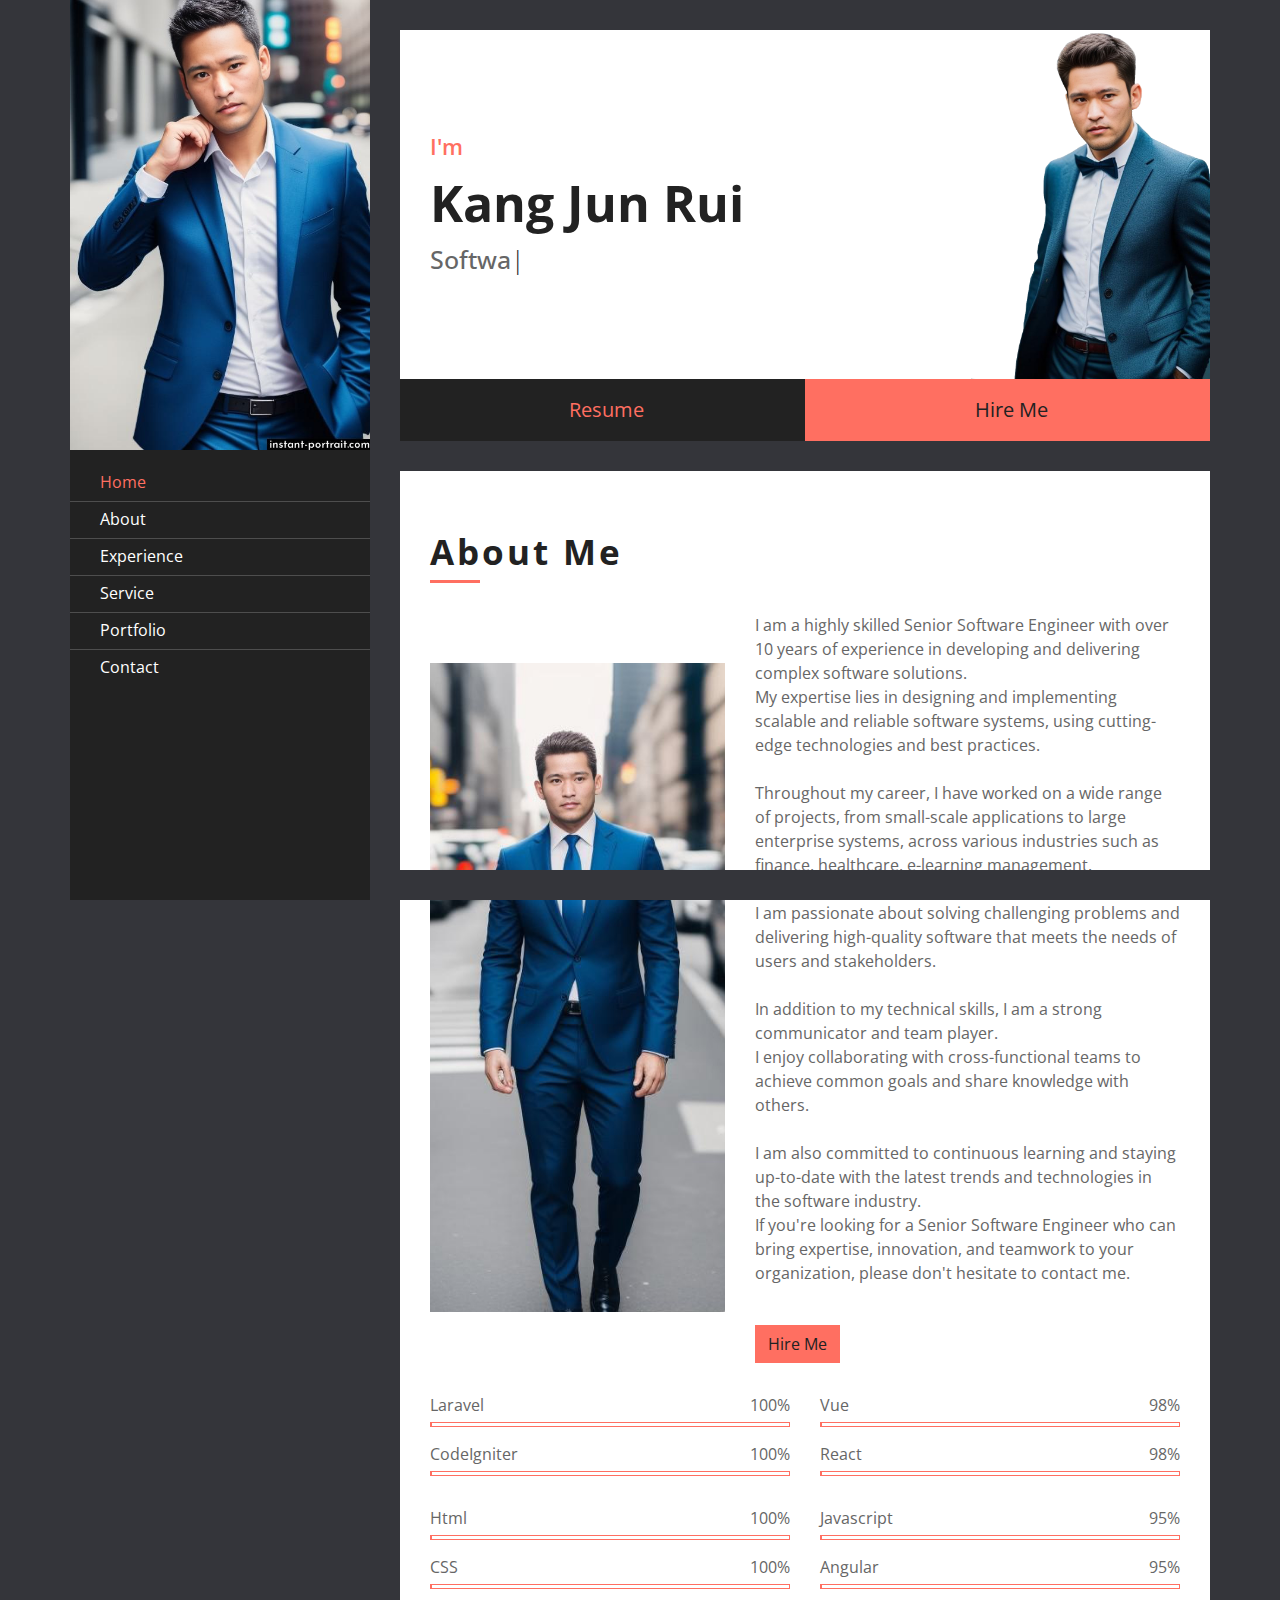
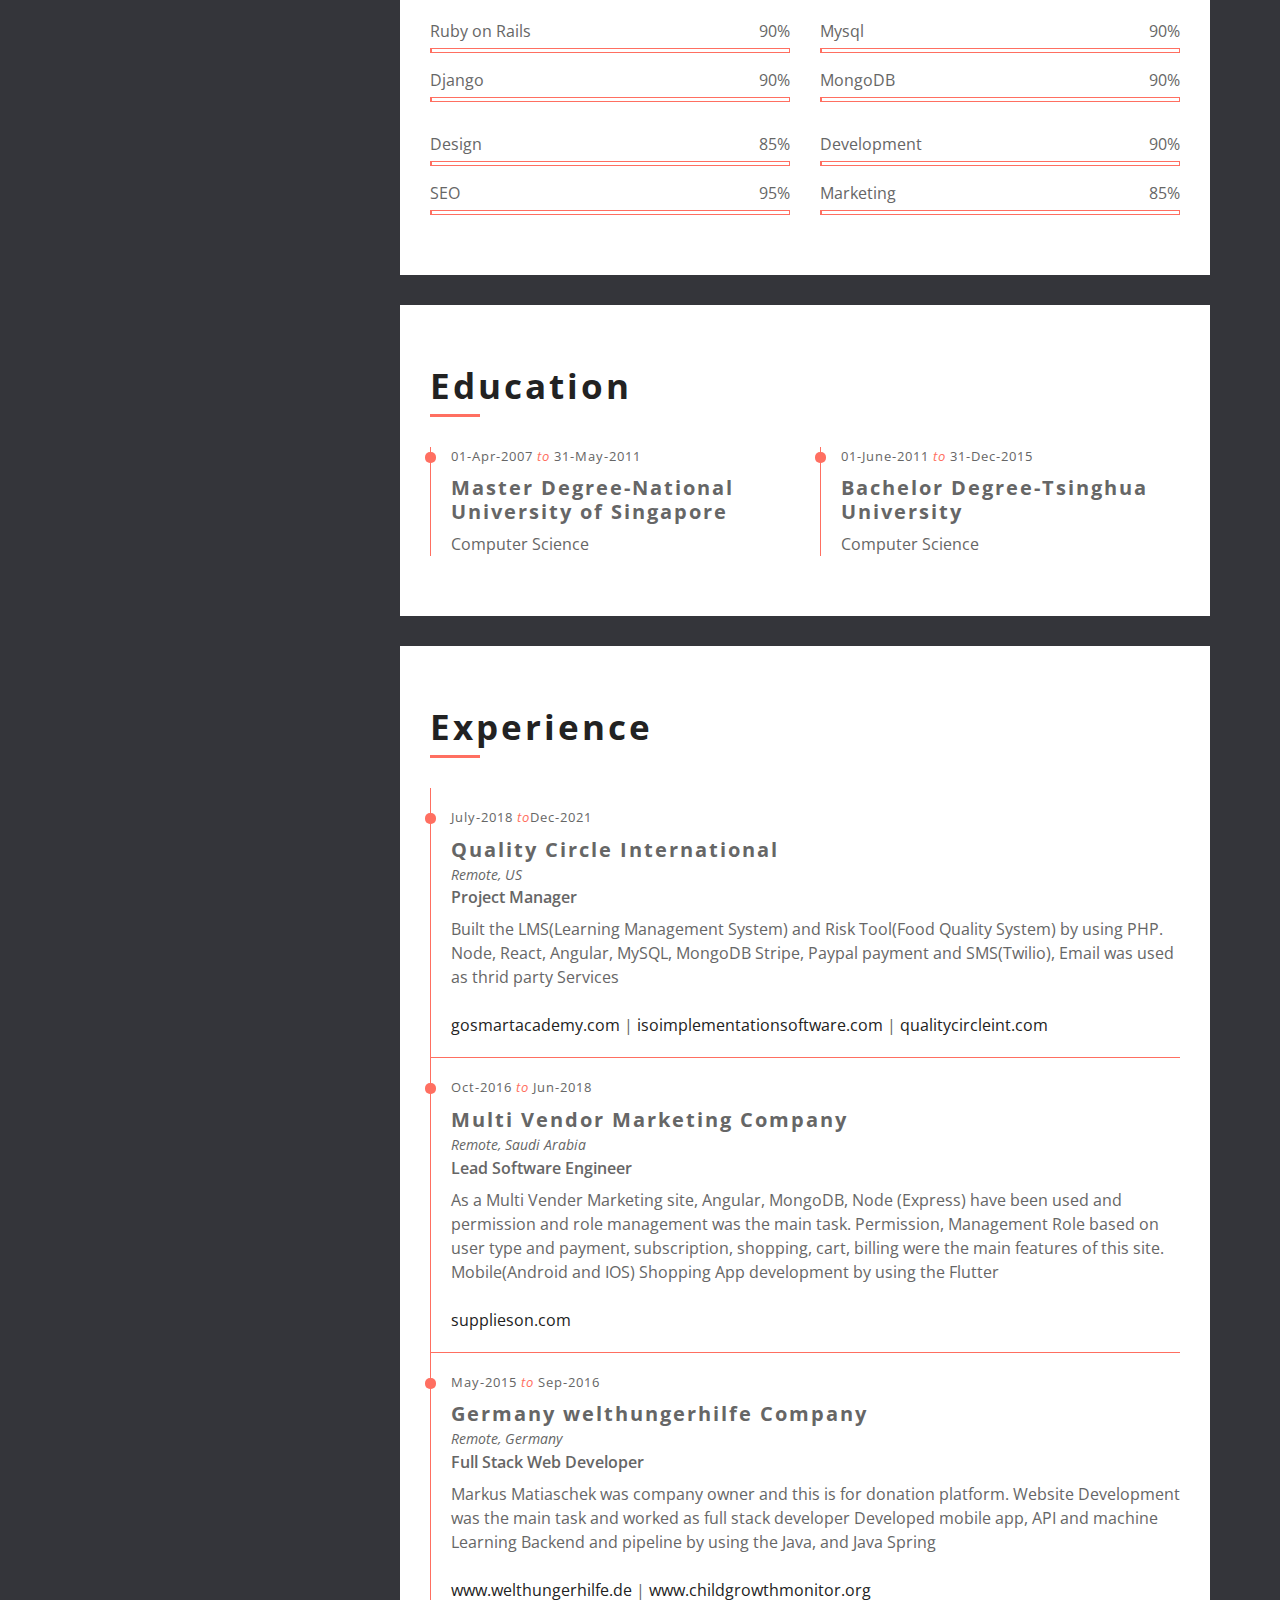
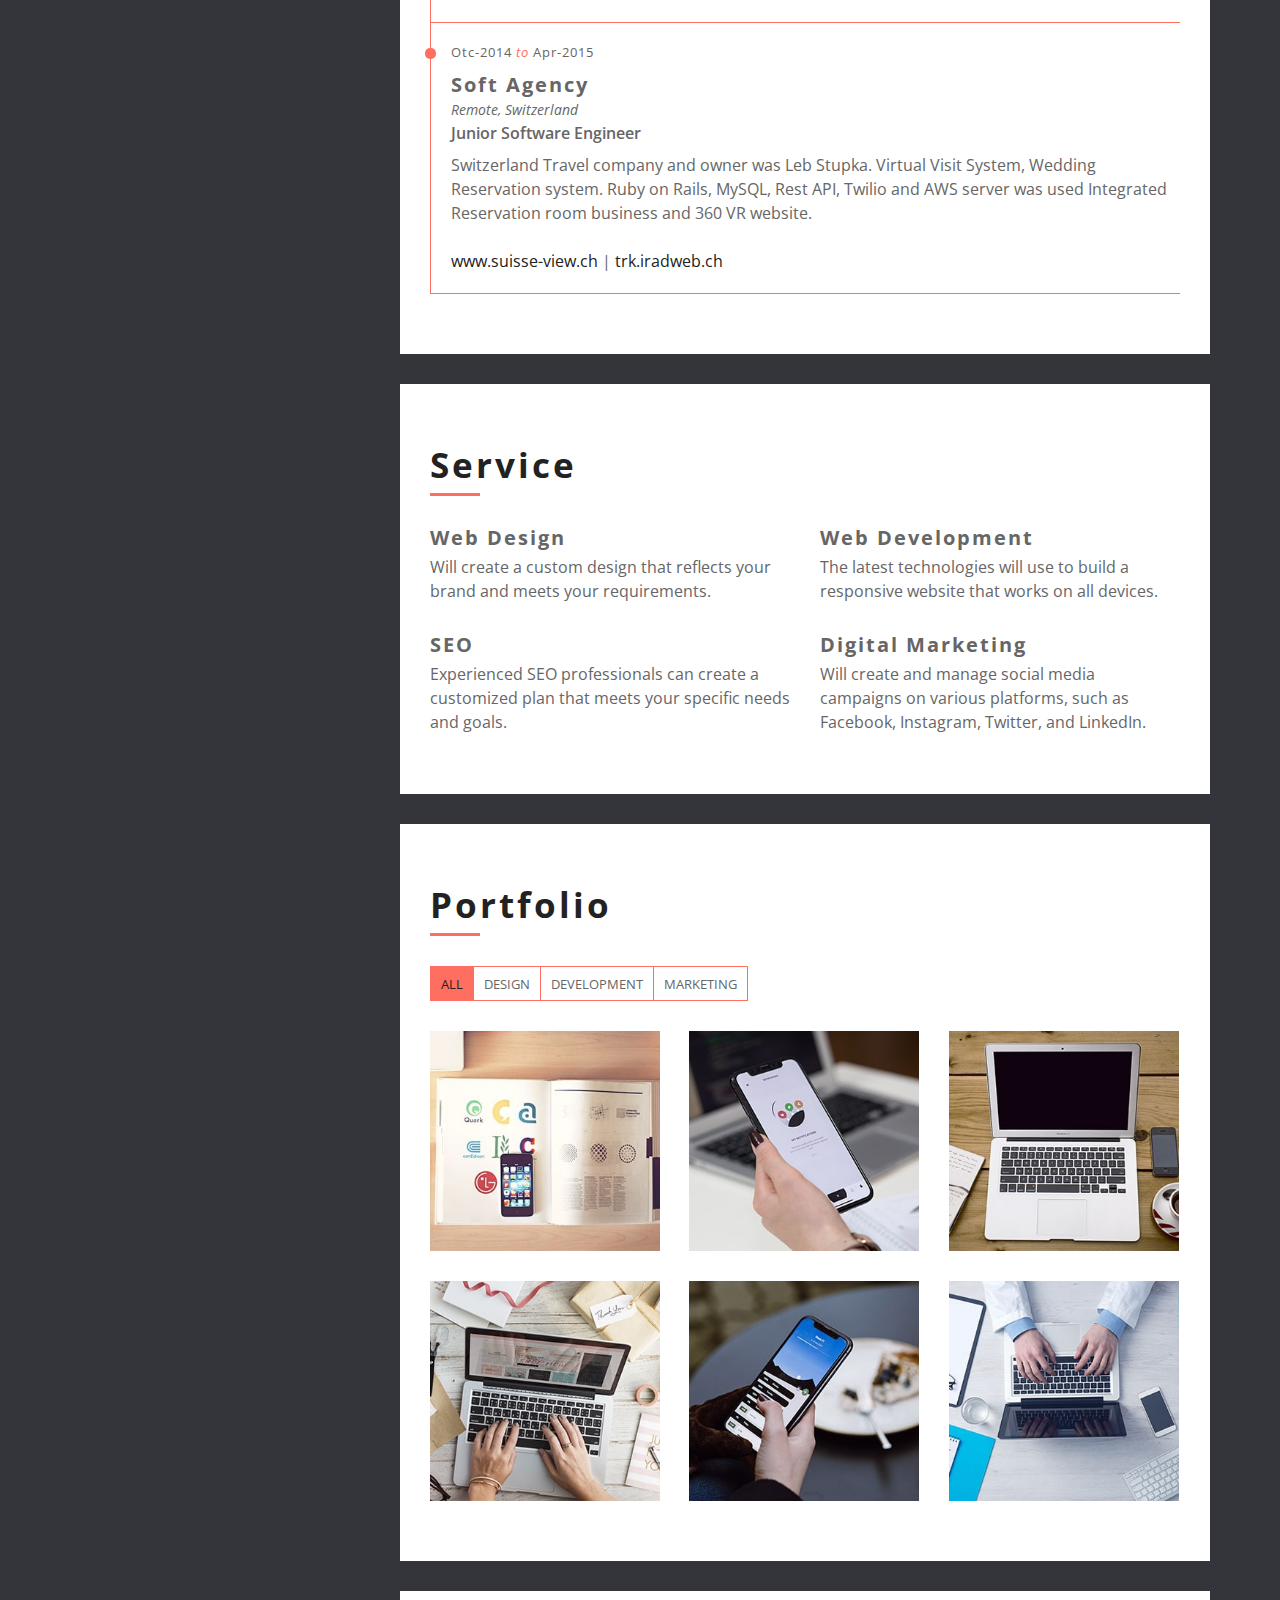
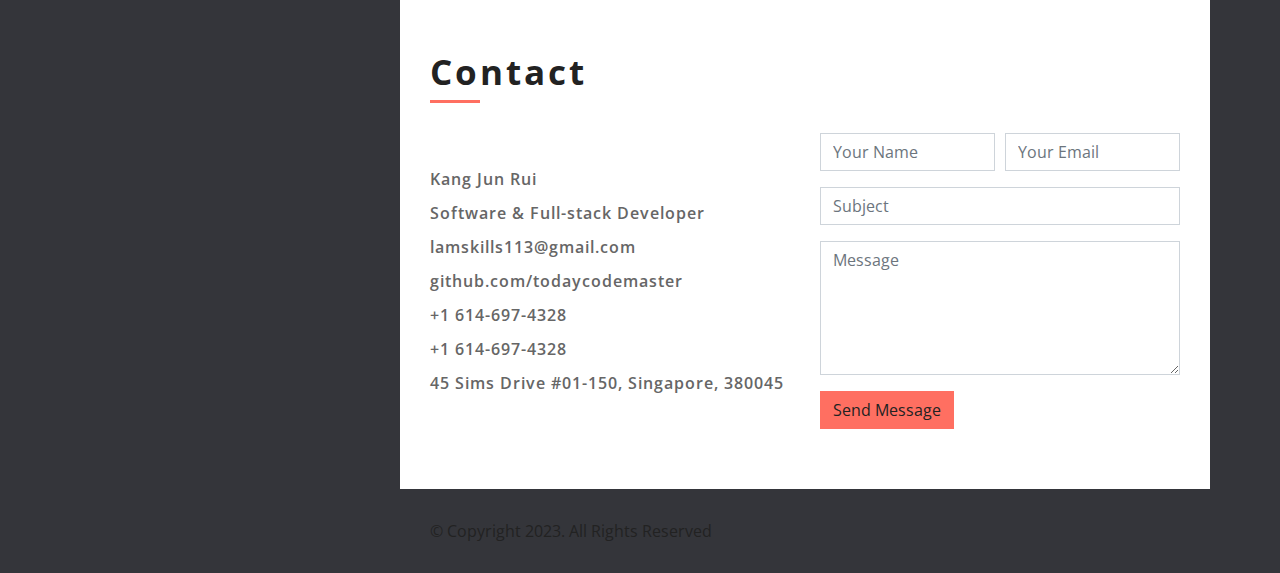
<file: index.html>
<!DOCTYPE html>
<html lang="en">
    <head>
        <meta charset="utf-8">
        <title>Profile</title>
        <meta content="width=device-width, initial-scale=1.0" name="viewport">
        <meta content="Kang Jun Rui" name="keywords">
        <meta content="profile" name="description">

        <!-- Favicon -->
        <link href="img/favicon.ico" rel="icon">

        <!-- Google Fonts -->
        <link href="https://fonts.googleapis.com/css2?family=Open+Sans:300;400;600;700;800&display=swap" rel="stylesheet">

        <!-- CSS Libraries -->
        <link href="https://stackpath.bootstrapcdn.com/bootstrap/4.4.1/css/bootstrap.min.css" rel="stylesheet">
        <!-- <link href="https://cdnjs.cloudflare.com/ajax/libs/font-awesome/5.10.0/css/all.min.css" rel="stylesheet"> -->
        <link rel="stylesheet" href="https://cdnjs.cloudflare.com/ajax/libs/font-awesome/6.1.1/css/all.min.css" integrity="sha512-KfkfwYDsLkIlwQp6LFnl8zNdLGxu9YAA1QvwINks4PhcElQSvqcyVLLD9aMhXd13uQjoXtEKNosOWaZqXgel0g==" crossorigin="anonymous" referrerpolicy="no-referrer" />
        <link href="lib/slick/slick.css" rel="stylesheet">
        <link href="lib/slick/slick-theme.css" rel="stylesheet">
        <link href="lib/lightbox/css/lightbox.min.css" rel="stylesheet">

        <!-- Template Stylesheet -->
        <link href="css/style.css" rel="stylesheet">
    </head>

    <body data-spy="scroll" data-target=".navbar" data-offset="51">
        <div class="wrapper">
            <div class="sidebar">
                <div class="sidebar-header">
                    <img src="img/profile.jpg" alt="Image">
                </div>
                <div class="sidebar-content">
                    <nav class="navbar navbar-expand-md bg-dark navbar-dark">
                        <a href="#" class="navbar-brand">Navigation</a>
                        <button type="button" class="navbar-toggler" data-toggle="collapse" data-target="#navbarCollapse">
                            <span class="navbar-toggler-icon"></span>
                        </button>
                        <div class="collapse navbar-collapse" id="navbarCollapse">
                            <ul class="nav navbar-nav">
                                <li class="nav-item">
                                    <a class="nav-link" href="#header">Home<i class="fa fa-home"></i></a>
                                </li>
                                <li class="nav-item">
                                    <a class="nav-link" href="#about">About<i class="fa fa-address-card"></i></a>
                                </li>
                                <li class="nav-item">
                                    <a class="nav-link" href="#experience">Experience<i class="fa fa-star"></i></a>
                                </li>
                                <li class="nav-item">
                                    <a class="nav-link" href="#service">Service<i class="fa fa-tasks"></i></a>
                                </li>
                                <li class="nav-item">
                                    <a class="nav-link" href="#portfolio">Portfolio<i class="fa fa-file-archive"></i></a>
                                </li>
                                <li class="nav-item">
                                    <a class="nav-link" href="#contact">Contact<i class="fa fa-envelope"></i></a>
                                </li>
                            </ul>
                        </div>
                    </nav>
                </div>
                <!-- <div class="sidebar-footer">
                    <a href="#"><i class="fab fa-twitter"></i></a>
                    <a href="#"><i class="fab fa-facebook-f"></i></a>
                    <a href="#"><i class="fab fa-linkedin-in"></i></a>
                </div> -->
            </div>
            <div class="content">
                <!-- Header Start -->
                <div class="header" id="header">
                    <div class="content-inner">
                        <p>I'm</p>
                        <h1>Kang Jun Rui</h1>
                        <h2></h2>
                        <div class="typed-text">Software Engineer, Full-Stack Developer, Web Developer, Front End Developer, Apps Developer, Backend Developer</div>
                    </div>
                </div>
                <!-- Header End -->
                
                <!-- Large Button Start -->
                <div class="large-btn">
                    <div class="content-inner">
                        <a class="btn" href="#"><i class="fa fa-download"></i>Resume</a>
                        <a class="btn" href="#"><i class="fa fa-hands-helping"></i>Hire Me</a>
                    </div>
                </div>
                <!-- Large Button End -->
                
                <!-- About Start -->
                <div class="about" id="about">
                    <div class="content-inner">
                        <div class="content-header">
                            <h2>About Me</h2>
                        </div>
                        <div class="row align-items-center">
                            <div class="col-md-6 col-lg-5">
                                <img src="img/about.jpg" alt="Image">
                            </div>
                            <div class="col-md-6 col-lg-7">
                                <p>
                                    I am a highly skilled Senior Software Engineer with over 10 years of experience in developing and delivering complex software solutions. <br>
                                    My expertise lies in designing and implementing scalable and reliable software systems, using cutting-edge technologies and best practices.<br><br>
                                    Throughout my career, I have worked on a wide range of projects, from small-scale applications to large enterprise systems, across various industries such as finance, healthcare, e-learning management, reservation or booking, and e-commerce.<br>
                                    I am passionate about solving challenging problems and delivering high-quality software that meets the needs of users and stakeholders. <br><br>

                                    <!-- My technical skills include proficiency in multiple programming languages such as PHP, Javascript, Java, Ruby, and Python, as well as experience with modern frameworks and tools such as Laravel, CodeIgniter, React, Vue, Angular, Spring Boot, Ruby on rails, and Django. <br>
                                    I also have a deep understanding of software architecture principles, database design, and cloud computing platforms such as AWS and Azure. <br><br> -->

                                    In addition to my technical skills, I am a strong communicator and team player. <br>
                                    I enjoy collaborating with cross-functional teams to achieve common goals and share knowledge with others. <br><br>
                                    I am also committed to continuous learning and staying up-to-date with the latest trends and technologies in the software industry. <br>
                                    If you're looking for a Senior Software Engineer who can bring expertise, innovation, and teamwork to your organization, please don't hesitate to contact me. <br><br>
                                </p>
                                <a class="btn" href="#">Hire Me</a>
                            </div>
                        </div>
                        <div class="row">
                            <div class="col-md-6">
                                <div class="skills">
                                    <div class="skill-name">
                                        <p>Laravel</p><p>100%</p>
                                    </div>
                                    <div class="progress">
                                        <div class="progress-bar" role="progressbar" aria-valuenow="100" aria-valuemin="0" aria-valuemax="100"></div>
                                    </div>
                                    <div class="skill-name">
                                        <p>CodeIgniter</p><p>100%</p>
                                    </div>
                                    <div class="progress">
                                        <div class="progress-bar" role="progressbar" aria-valuenow="100" aria-valuemin="0" aria-valuemax="100"></div>
                                    </div>
                                </div>
                            </div>
                            <div class="col-md-6">
                                <div class="skills">
                                    <div class="skill-name">
                                        <p>Vue</p><p>98%</p>
                                    </div>
                                    <div class="progress">
                                        <div class="progress-bar" role="progressbar" aria-valuenow="98" aria-valuemin="0" aria-valuemax="100"></div>
                                    </div>
                                    <div class="skill-name">
                                        <p>React</p><p>98%</p>
                                    </div>
                                    <div class="progress">
                                        <div class="progress-bar" role="progressbar" aria-valuenow="98" aria-valuemin="0" aria-valuemax="100"></div>
                                    </div>
                                </div>
                            </div>
                            <div class="col-md-6">
                                <div class="skills">
                                    <div class="skill-name">
                                        <p>Html</p><p>100%</p>
                                    </div>
                                    <div class="progress">
                                        <div class="progress-bar" role="progressbar" aria-valuenow="100" aria-valuemin="0" aria-valuemax="100"></div>
                                    </div>
                                    <div class="skill-name">
                                        <p>CSS</p><p>100%</p>
                                    </div>
                                    <div class="progress">
                                        <div class="progress-bar" role="progressbar" aria-valuenow="100" aria-valuemin="0" aria-valuemax="100"></div>
                                    </div>
                                </div>
                            </div>
                            <div class="col-md-6">
                                <div class="skills">
                                    <div class="skill-name">
                                        <p>Javascript</p><p>95%</p>
                                    </div>
                                    <div class="progress">
                                        <div class="progress-bar" role="progressbar" aria-valuenow="95" aria-valuemin="0" aria-valuemax="100"></div>
                                    </div>
                                    <div class="skill-name">
                                        <p>Angular</p><p>95%</p>
                                    </div>
                                    <div class="progress">
                                        <div class="progress-bar" role="progressbar" aria-valuenow="95" aria-valuemin="0" aria-valuemax="100"></div>
                                    </div>
                                </div>
                            </div>
                            <div class="col-md-6">
                                <div class="skills">
                                    <div class="skill-name">
                                        <p>Ruby on Rails</p><p>90%</p>
                                    </div>
                                    <div class="progress">
                                        <div class="progress-bar" role="progressbar" aria-valuenow="90" aria-valuemin="0" aria-valuemax="100"></div>
                                    </div>
                                    <div class="skill-name">
                                        <p>Django</p><p>90%</p>
                                    </div>
                                    <div class="progress">
                                        <div class="progress-bar" role="progressbar" aria-valuenow="90" aria-valuemin="0" aria-valuemax="100"></div>
                                    </div>
                                </div>
                            </div>
                            <div class="col-md-6">
                                <div class="skills">
                                    <div class="skill-name">
                                        <p>Mysql</p><p>90%</p>
                                    </div>
                                    <div class="progress">
                                        <div class="progress-bar" role="progressbar" aria-valuenow="90" aria-valuemin="0" aria-valuemax="100"></div>
                                    </div>
                                    <div class="skill-name">
                                        <p>MongoDB</p><p>90%</p>
                                    </div>
                                    <div class="progress">
                                        <div class="progress-bar" role="progressbar" aria-valuenow="90" aria-valuemin="0" aria-valuemax="100"></div>
                                    </div>
                                </div>
                            </div>
                            <div class="col-md-6">
                                <div class="skills">
                                    <div class="skill-name">
                                        <p>Design</p><p>85%</p>
                                    </div>
                                    <div class="progress">
                                        <div class="progress-bar" role="progressbar" aria-valuenow="85" aria-valuemin="0" aria-valuemax="100"></div>
                                    </div>
                                    <div class="skill-name">
                                        <p>SEO</p><p>95%</p>
                                    </div>
                                    <div class="progress">
                                        <div class="progress-bar" role="progressbar" aria-valuenow="95" aria-valuemin="0" aria-valuemax="100"></div>
                                    </div>
                                </div>
                            </div>
                            <div class="col-md-6">
                                <div class="skills">
                                    <div class="skill-name">
                                        <p>Development</p><p>90%</p>
                                    </div>
                                    <div class="progress">
                                        <div class="progress-bar" role="progressbar" aria-valuenow="90" aria-valuemin="0" aria-valuemax="100"></div>
                                    </div>
                                    <div class="skill-name">
                                        <p>Marketing</p><p>85%</p>
                                    </div>
                                    <div class="progress">
                                        <div class="progress-bar" role="progressbar" aria-valuenow="85" aria-valuemin="0" aria-valuemax="100"></div>
                                    </div>
                                </div>
                            </div>
                        </div>
                    </div>
                </div>
                <!-- About End -->
                
                <!-- Education Start -->
                <div class="education" id="education">
                    <div class="content-inner">
                        <div class="content-header">
                            <h2>Education</h2>
                        </div>
                        <div class="row align-items-center">
                            <div class="col-md-6">
                                <div class="edu-col">
                                    <span>01-Apr-2007 <i>to</i> 31-May-2011</span>
                                    <h3>Master Degree-National University of Singapore</h3>
                                    <p>Computer Science</p>
                                </div>
                            </div>
                            <div class="col-md-6">
                                <div class="edu-col">
                                    <span>01-June-2011 <i>to</i> 31-Dec-2015</span>
                                    <h3>Bachelor Degree-Tsinghua University</h3>
                                    <p>Computer Science</p>
                                </div>
                            </div>
                        </div>
                    </div>
                </div>
                <!-- Education Start -->
                
                <!-- Experience Start -->
                <div class="experience" id="experience">
                    <div class="content-inner">
                        <div class="content-header">
                            <h2>Experience</h2>
                        </div>
                        <div class="row align-items-center">
                            <div class="col-md-12">
                                <div class="exp-col">
                                    <span>July-2018 <i>to</i>Dec-2021</span>
                                    <h3>Quality Circle International</h3>
                                    <h4>Remote, US</h4>
                                    <h5>Project Manager</h5>
                                    <p>Built the LMS(Learning Management System) and Risk Tool(Food Quality System) by using PHP. Node, React, Angular, MySQL, MongoDB
                                        Stripe, Paypal payment and SMS(Twilio), Email was used as thrid party Services</p>
                                        <br>
                                    <p><a href="https://gosmartacademy.com">gosmartacademy.com</a> | <a href= "https://isoimplementationsoftware.com">isoimplementationsoftware.com</a> | <a href="https://qualitycircleint.com">qualitycircleint.com</a></p>
                                </div>
                            </div>
                            <div class="col-md-12">
                                <div class="exp-col">
                                    <span>Oct-2016 <i>to</i> Jun-2018</span>
                                    <h3>Multi Vendor Marketing Company</h3>
                                    <h4>Remote, Saudi Arabia</h4>
                                    <h5>Lead Software Engineer</h5>
                                    <p>As a Multi Vender Marketing site, Angular, MongoDB, Node (Express) have been used and permission and role management was the main task.

                                       Permission, Management Role based on user type and payment, subscription, shopping, cart, billing were the main features of this site.
                                        
                                       Mobile(Android and IOS) Shopping App development by using the Flutter</p>
                                        <br>
                                    <p><a href="https://supplieson.com">supplieson.com</a></p>
                                </div>
                            </div>
                            <div class="col-md-12">
                                <div class="exp-col">
                                    <span>May-2015 <i>to</i> Sep-2016</span>
                                    <h3>Germany welthungerhilfe Company</h3>
                                    <h4>Remote, Germany</h4>
                                    <h5>Full Stack Web Developer</h5>
                                    <p>Markus Matiaschek was company owner and this is for donation platform. Website Development was the main task and worked as full stack developer
                                       Developed mobile app, API and machine Learning Backend and pipeline by using the Java, and Java Spring</p>
                                       <br>
                                    <p><a href="https://www.welthungerhilfe.de">www.welthungerhilfe.de</a> | <a href="https://www.childgrowthmonitor.org">www.childgrowthmonitor.org</a></p>
                                </div>
                            </div>
                            <div class="col-md-12">
                                <div class="exp-col">
                                    <span>Otc-2014 <i>to</i> Apr-2015</span>
                                    <h3>Soft Agency</h3>
                                    <h4>Remote, Switzerland</h4>
                                    <h5>Junior Software Engineer</h5>
                                    <p>Switzerland Travel company and owner was Leb Stupka. Virtual Visit System, Wedding Reservation system. Ruby on Rails, MySQL, Rest API, Twilio and AWS server was used
                                       Integrated Reservation room business and 360 VR website.</p><br>
                                    <p><a href="https://www.suisse-view.ch">www.suisse-view.ch</a> | <a href="https://trk.iradweb.ch">trk.iradweb.ch</a></p>
                                </div>
                            </div>
                        </div>
                    </div>
                </div>
                <!-- Experience Start -->
                
                <!-- Service Start -->
                <div class="service" id="service">
                    <div class="content-inner">
                        <div class="content-header">
                            <h2>Service</h2>
                        </div>
                        <div class="row align-items-center">
                            <div class="col-md-6">
                                <div class="srv-col">
                                    <i class="fa fa-desktop"></i>
                                    <h3>Web Design</h3>
                                    <p>Will create a custom design that reflects your brand and meets your requirements.</p>
                                </div>
                            </div>
                            <div class="col-md-6">
                                <div class="srv-col">
                                    <i class="fa fa-laptop"></i>
                                    <h3>Web Development</h3>
                                    <p>The latest technologies will use to build a responsive website that works on all devices.</p>
                                </div>
                            </div>
                            <div class="col-md-6">
                                <div class="srv-col">
                                    <i class="fa fa-search"></i>
                                    <h3>SEO</h3>
                                    <p>Experienced SEO professionals can create a customized plan that meets your specific needs and goals.</p>
                                </div>
                            </div>
                            <div class="col-md-6">
                                <div class="srv-col">
                                    <i class="fa fa-envelope-open-text"></i>
                                    <h3>Digital Marketing</h3>
                                    <p>Will create and manage social media campaigns on various platforms, such as Facebook, Instagram, Twitter, and LinkedIn.</p>
                                </div>
                            </div>
                        </div>
                    </div>
                </div>
                <!-- Service Start -->
                
                <!-- Portfolio Start -->
                <div class="portfolio" id="portfolio">
                    <div class="content-inner">
                        <div class="content-header">
                            <h2>Portfolio</h2>
                        </div>
                        <div class="row">
                            <div class="col-lg-12">
                                <ul id="portfolio-flters">
                                    <li data-filter="*" class="filter-active">All</li>
                                    <li data-filter=".web-des">Design</li>
                                    <li data-filter=".web-dev">Development</li>
                                    <li data-filter=".dig-mar">Marketing</li>
                                </ul>
                            </div>
                        </div>
                        <div class="row portfolio-container">
                            <div class="col-lg-4 col-md-6 portfolio-item web-des">
                                <div class="portfolio-wrap">
                                    <figure>
                                        <img src="img/portfolio-1.jpg" class="img-fluid" alt="">
                                        <a href="img/portfolio-1.jpg" data-lightbox="portfolio" data-title="Project Name" class="link-preview" title="Preview"><i class="fa fa-eye"></i></a>
                                        <a href="#" class="link-details" title="More Details"><i class="fa fa-link"></i></a>
                                        <a class="portfolio-title" href="#">Project Name <span>Web Design</span></a>
                                    </figure>
                                </div>
                            </div>

                            <div class="col-lg-4 col-md-6 portfolio-item web-des">
                                <div class="portfolio-wrap">
                                    <figure>
                                        <img src="img/portfolio-2.jpg" class="img-fluid" alt="">
                                        <a href="img/portfolio-2.jpg" class="link-preview" data-lightbox="portfolio" data-title="Project Name" title="Preview"><i class="fa fa-eye"></i></a>
                                        <a href="#" class="link-details" title="More Details"><i class="fa fa-link"></i></a>
                                        <a class="portfolio-title" href="#">Project Name <span>Web Design</span></a>
                                    </figure>
                                </div>
                            </div>

                            <div class="col-lg-4 col-md-6 portfolio-item web-dev">
                                <div class="portfolio-wrap">
                                    <figure>
                                        <img src="img/portfolio-3.jpg" class="img-fluid" alt="">
                                        <a href="img/portfolio-3.jpg" class="link-preview" data-lightbox="portfolio" data-title="Project Name" title="Preview"><i class="fa fa-eye"></i></a>
                                        <a href="#" class="link-details" title="More Details"><i class="fa fa-link"></i></a>
                                        <a class="portfolio-title" href="#">Project Name <span>Web Development</span></a>
                                    </figure>
                                </div>
                            </div>

                            <div class="col-lg-4 col-md-6 portfolio-item web-dev">
                                <div class="portfolio-wrap">
                                    <figure>
                                        <img src="img/portfolio-4.jpg" class="img-fluid" alt="">
                                        <a href="img/portfolio-4.jpg" class="link-preview" data-lightbox="portfolio" data-title="Project Name" title="Preview"><i class="fa fa-eye"></i></a>
                                        <a href="#" class="link-details" title="More Details"><i class="fa fa-link"></i></a>
                                        <a class="portfolio-title" href="#">Project Name <span>Web Development</span></a>
                                    </figure>
                                </div>
                            </div>

                            <div class="col-lg-4 col-md-6 portfolio-item dig-mar">
                                <div class="portfolio-wrap">
                                    <figure>
                                        <img src="img/portfolio-5.jpg" class="img-fluid" alt="">
                                        <a href="img/portfolio-5.jpg" class="link-preview" data-lightbox="portfolio" data-title="Project Name" title="Preview"><i class="fa fa-eye"></i></a>
                                        <a href="#" class="link-details" title="More Details"><i class="fa fa-link"></i></a>
                                        <a class="portfolio-title" href="#">Project Name <span>Digital Marketing</span></a>
                                    </figure>
                                </div>
                            </div>

                            <div class="col-lg-4 col-md-6 portfolio-item dig-mar">
                                <div class="portfolio-wrap">
                                    <figure>
                                        <img src="img/portfolio-6.jpg" class="img-fluid" alt="">
                                        <a href="img/portfolio-6.jpg" class="link-preview" data-lightbox="portfolio" data-title="Project Name" title="Preview"><i class="fa fa-eye"></i></a>
                                        <a href="#" class="link-details" title="More Details"><i class="fa fa-link"></i></a>
                                        <a class="portfolio-title" href="#">Project Name <span>Digital Marketing</span></a>
                                    </figure>
                                </div>
                            </div>
                        </div>
                    </div>
                </div>
                <!-- Portfolio Start -->
                
                <!-- Contact Start -->
                <div class="contact" id="contact">
                    <div class="content-inner">
                        <div class="content-header">
                            <h2>Contact</h2>
                        </div>
                        <div class="row align-items-center">
                            <div class="col-md-6">
                                <div class="contact-info">
                                    <p><i class="fa fa-user"></i>Kang Jun Rui</p>
                                    <p><i class="fa fa-tag"></i>Software & Full-stack Developer</p>
                                    <p><i class="fa fa-envelope"></i><a href="mailto:lamskills113@gmail.com">lamskills113@gmail.com</a></p>
                                    <p><i class="fa-brands fa-github"></i><a href="https://github.com/todaycodemaster">github.com/todaycodemaster</a></p>
                                    <p><i class="fa-brands fa-linkedin"></i><a href="tel:+1234567890">+1 614-697-4328</a></p>
                                    <p><i class="fa fa-phone"></i><a href="tel:+1234567890">+1 614-697-4328</a></p>
                                    <p><i class="fa fa-map-marker"></i>45 Sims Drive #01-150, Singapore, 380045</p>
                                    <!-- <div class="social">
                                        <a class="btn" href=""><i class="fab fa-twitter"></i></a>
                                        <a class="btn" href=""><i class="fab fa-facebook-f"></i></a>
                                        <a class="btn" href=""><i class="fab fa-linkedin-in"></i></a>
                                        <a class="btn" href=""><i class="fab fa-instagram"></i></a>
                                        <a class="btn" href=""><i class="fab fa-youtube"></i></a>
                                    </div> -->
                                </div>
                            </div>
                            <div class="col-md-6">
                                <div class="form">
                                    <form>
                                        <div class="form-row">
                                            <div class="form-group col-md-6">
                                                <input type="text" class="form-control" placeholder="Your Name" />
                                            </div>
                                            <div class="form-group col-md-6">
                                                <input type="email" class="form-control" placeholder="Your Email" />
                                            </div>
                                        </div>
                                        <div class="form-group">
                                            <input type="text" class="form-control" placeholder="Subject" />
                                        </div>
                                        <div class="form-group">
                                            <textarea class="form-control" rows="5" placeholder="Message"></textarea>
                                        </div>
                                        <div><button class="btn" type="submit">Send Message</button></div>
                                    </form>
                                </div>
                            </div>
                        </div>
                    </div>
                </div>
                <!-- Contact End -->
                
                <!-- Footer Start -->
                <div class="footer">
                    <div class="content-inner">
                        <div class="row align-items-center">
                            <div class="col-md-6">
                                <p>&copy; Copyright 2023. All Rights Reserved</p>
                            </div>
                            <div class="col-md-6">
                            </div>
                        </div>
                    </div>
                </div>
                <!-- Footer Start -->
            </div>
        </div>
        
        <!-- Back to Top -->
        <a href="#" class="back-to-top"><i class="fa fa-angle-double-up"></i></a>
        
        <!-- JavaScript Libraries -->
        <script src="https://code.jquery.com/jquery-3.4.1.min.js"></script>
        <script src="https://stackpath.bootstrapcdn.com/bootstrap/4.4.1/js/bootstrap.bundle.min.js"></script>
        <script src="lib/easing/easing.min.js"></script>
        <script src="lib/slick/slick.min.js"></script>
        <script src="lib/typed/typed.min.js"></script>
        <script src="lib/waypoints/waypoints.min.js"></script>
        <script src="lib/isotope/isotope.pkgd.min.js"></script>
        <script src="lib/lightbox/js/lightbox.min.js"></script>
        
        <!-- Template Javascript -->
        <script src="js/main.js"></script>
    </body>
</html>
</file>
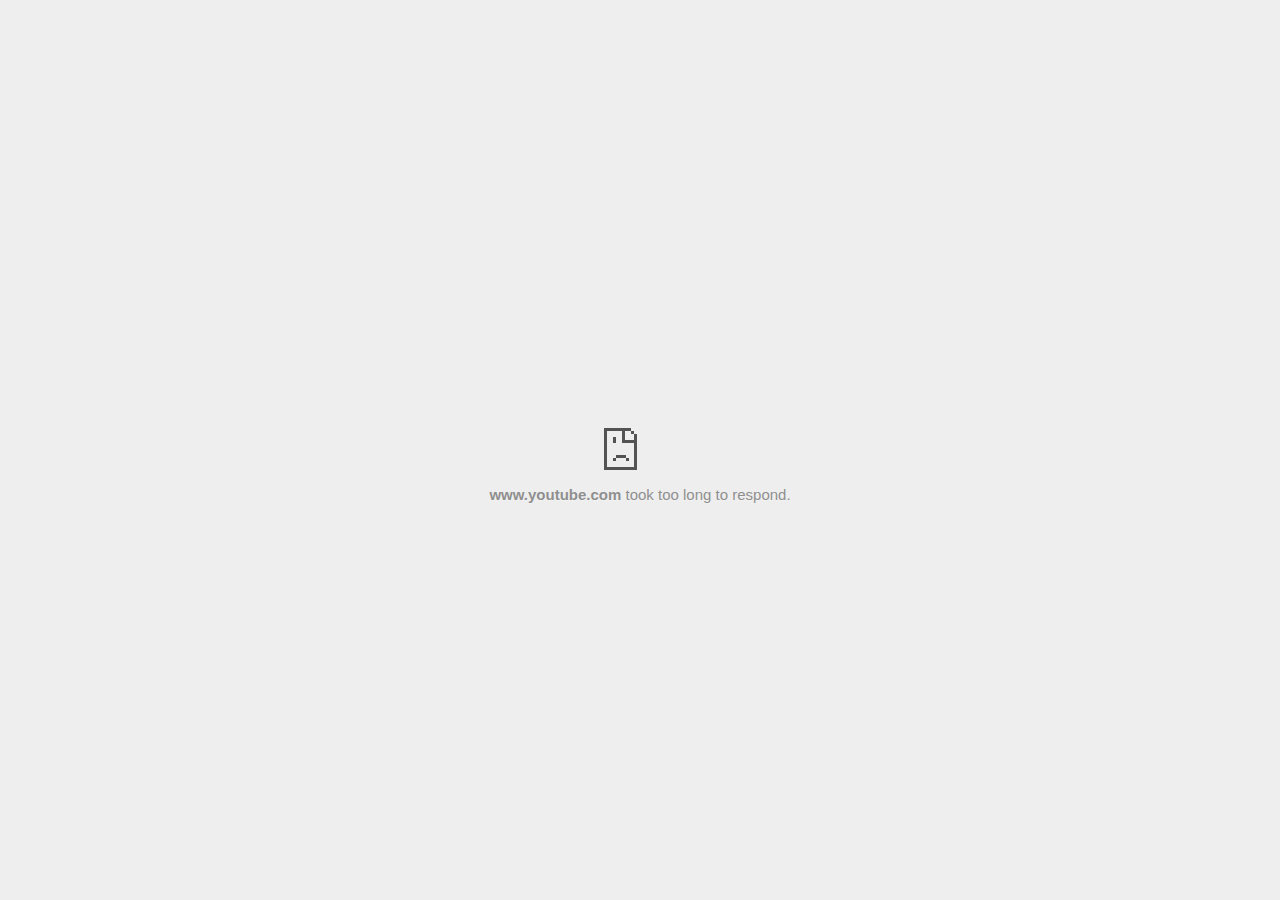
<file: Andrew Smith - Responsive Resume _ Personal Portfolio Template_files/ZwzY1o_hB5Y.html>
<!DOCTYPE html>
<!-- saved from url=(0029)chrome-error://chromewebdata/ -->
<html dir="ltr" lang="en" subframe=""><head><meta http-equiv="Content-Type" content="text/html; charset=UTF-8">
  
  <meta name="color-scheme" content="light dark">
  <meta name="theme-color" content="#fff">
  <meta name="viewport" content="width=device-width, initial-scale=1.0,
                                 maximum-scale=1.0, user-scalable=no">
  <title>www.youtube.com</title>
  <style>/* Copyright 2017 The Chromium Authors
 * Use of this source code is governed by a BSD-style license that can be
 * found in the LICENSE file. */

a {
  color: var(--link-color);
}

body {
  --background-color: #fff;
  --error-code-color: var(--google-gray-700);
  --google-blue-100: rgb(210, 227, 252);
  --google-blue-300: rgb(138, 180, 248);
  --google-blue-600: rgb(26, 115, 232);
  --google-blue-700: rgb(25, 103, 210);
  --google-gray-100: rgb(241, 243, 244);
  --google-gray-300: rgb(218, 220, 224);
  --google-gray-500: rgb(154, 160, 166);
  --google-gray-50: rgb(248, 249, 250);
  --google-gray-600: rgb(128, 134, 139);
  --google-gray-700: rgb(95, 99, 104);
  --google-gray-800: rgb(60, 64, 67);
  --google-gray-900: rgb(32, 33, 36);
  --heading-color: var(--google-gray-900);
  --link-color: rgb(88, 88, 88);
  --popup-container-background-color: rgba(0,0,0,.65);
  --primary-button-fill-color-active: var(--google-blue-700);
  --primary-button-fill-color: var(--google-blue-600);
  --primary-button-text-color: #fff;
  --quiet-background-color: rgb(247, 247, 247);
  --secondary-button-border-color: var(--google-gray-500);
  --secondary-button-fill-color: #fff;
  --secondary-button-hover-border-color: var(--google-gray-600);
  --secondary-button-hover-fill-color: var(--google-gray-50);
  --secondary-button-text-color: var(--google-gray-700);
  --small-link-color: var(--google-gray-700);
  --text-color: var(--google-gray-700);
  background: var(--background-color);
  color: var(--text-color);
  word-wrap: break-word;
}

.nav-wrapper .secondary-button {
  background: var(--secondary-button-fill-color);
  border: 1px solid var(--secondary-button-border-color);
  color: var(--secondary-button-text-color);
  float: none;
  margin: 0;
  padding: 8px 16px;
}

.hidden {
  display: none;
}

html {
  -webkit-text-size-adjust: 100%;
  font-size: 125%;
}

.icon {
  background-repeat: no-repeat;
  background-size: 100%;
}

@media (prefers-color-scheme: dark) {
  body {
    --background-color: var(--google-gray-900);
    --error-code-color: var(--google-gray-500);
    --heading-color: var(--google-gray-500);
    --link-color: var(--google-blue-300);
    --primary-button-fill-color-active: rgb(129, 162, 208);
    --primary-button-fill-color: var(--google-blue-300);
    --primary-button-text-color: var(--google-gray-900);
    --quiet-background-color: var(--background-color);
    --secondary-button-border-color: var(--google-gray-700);
    --secondary-button-fill-color: var(--google-gray-900);
    --secondary-button-hover-fill-color: rgb(48, 51, 57);
    --secondary-button-text-color: var(--google-blue-300);
    --small-link-color: var(--google-blue-300);
    --text-color: var(--google-gray-500);
  }
}
</style>
  <style>/* Copyright 2014 The Chromium Authors
   Use of this source code is governed by a BSD-style license that can be
   found in the LICENSE file. */

button {
  border: 0;
  border-radius: 4px;
  box-sizing: border-box;
  color: var(--primary-button-text-color);
  cursor: pointer;
  float: right;
  font-size: .875em;
  margin: 0;
  padding: 8px 16px;
  transition: box-shadow 150ms cubic-bezier(0.4, 0, 0.2, 1);
  user-select: none;
}

[dir='rtl'] button {
  float: left;
}

.bad-clock button,
.captive-portal button,
.https-only button,
.insecure-form button,
.lookalike-url button,
.main-frame-blocked button,
.neterror button,
.pdf button,
.ssl button,
.enterprise-block button,
.enterprise-warn button,
.safe-browsing-billing button {
  background: var(--primary-button-fill-color);
}

button:active {
  background: var(--primary-button-fill-color-active);
  outline: 0;
}

#debugging {
  display: inline;
  overflow: auto;
}

.debugging-content {
  line-height: 1em;
  margin-bottom: 0;
  margin-top: 1em;
}

.debugging-content-fixed-width {
  display: block;
  font-family: monospace;
  font-size: 1.2em;
  margin-top: 0.5em;
}

.debugging-title {
  font-weight: bold;
}

#details {
  margin: 0 0 50px;
}

#details p:not(:first-of-type) {
  margin-top: 20px;
}

.secondary-button:active {
  border-color: white;
  box-shadow: 0 1px 2px 0 rgba(60, 64, 67, .3),
      0 2px 6px 2px rgba(60, 64, 67, .15);
}

.secondary-button:hover {
  background: var(--secondary-button-hover-fill-color);
  border-color: var(--secondary-button-hover-border-color);
  text-decoration: none;
}

.error-code {
  color: var(--error-code-color);
  font-size: .8em;
  margin-top: 12px;
  text-transform: uppercase;
}

#error-debugging-info {
  font-size: 0.8em;
}

h1 {
  color: var(--heading-color);
  font-size: 1.6em;
  font-weight: normal;
  line-height: 1.25em;
  margin-bottom: 16px;
}

h2 {
  font-size: 1.2em;
  font-weight: normal;
}

.icon {
  height: 72px;
  margin: 0 0 40px;
  width: 72px;
}

input[type=checkbox] {
  opacity: 0;
}

input[type=checkbox]:focus ~ .checkbox::after {
  outline: -webkit-focus-ring-color auto 5px;
}

.interstitial-wrapper {
  box-sizing: border-box;
  font-size: 1em;
  line-height: 1.6em;
  margin: 14vh auto 0;
  max-width: 600px;
  width: 100%;
}

#main-message > p {
  display: inline;
}

#extended-reporting-opt-in {
  font-size: .875em;
  margin-top: 32px;
}

#extended-reporting-opt-in label {
  display: grid;
  grid-template-columns: 1.8em 1fr;
  position: relative;
}

#enhanced-protection-message {
  border-radius: 4px;
  font-size: 1em;
  margin-top: 32px;
  padding: 10px 5px;
}

#enhanced-protection-message label {
  display: grid;
  grid-template-columns: 2.5em 1fr;
  position: relative;
}

#enhanced-protection-message div {
  margin: 0.5em;
}

#enhanced-protection-message .icon {
  height: 1.5em;
  vertical-align: middle;
  width: 1.5em;
}

.nav-wrapper {
  margin-top: 51px;
}

.nav-wrapper::after {
  clear: both;
  content: '';
  display: table;
  width: 100%;
}

.small-link {
  color: var(--small-link-color);
  font-size: .875em;
}

.checkboxes {
  flex: 0 0 24px;
}

.checkbox {
  --padding: .9em;
  background: transparent;
  display: block;
  height: 1em;
  left: -1em;
  padding-inline-start: var(--padding);
  position: absolute;
  right: 0;
  top: -.5em;
  width: 1em;
}

.checkbox::after {
  border: 1px solid white;
  border-radius: 2px;
  content: '';
  height: 1em;
  left: var(--padding);
  position: absolute;
  top: var(--padding);
  width: 1em;
}

.checkbox::before {
  background: transparent;
  border: 2px solid white;
  border-inline-end-width: 0;
  border-top-width: 0;
  content: '';
  height: .2em;
  left: calc(.3em + var(--padding));
  opacity: 0;
  position: absolute;
  top: calc(.3em  + var(--padding));
  transform: rotate(-45deg);
  width: .5em;
}

input[type=checkbox]:checked ~ .checkbox::before {
  opacity: 1;
}

#recurrent-error-message {
  background: #ededed;
  border-radius: 4px;
  margin-bottom: 16px;
  margin-top: 12px;
  padding: 12px 16px;
}

.showing-recurrent-error-message #extended-reporting-opt-in {
  margin-top: 16px;
}

.showing-recurrent-error-message #enhanced-protection-message {
  margin-top: 16px;
}

@media (max-width: 700px) {
  .interstitial-wrapper {
    padding: 0 10%;
  }

  #error-debugging-info {
    overflow: auto;
  }
}

@media (max-width: 420px) {
  button,
  [dir='rtl'] button,
  .small-link {
    float: none;
    font-size: .825em;
    font-weight: 500;
    margin: 0;
    width: 100%;
  }

  button {
    padding: 16px 24px;
  }

  #details {
    margin: 20px 0 20px 0;
  }

  #details p:not(:first-of-type) {
    margin-top: 10px;
  }

  .secondary-button:not(.hidden) {
    display: block;
    margin-top: 20px;
    text-align: center;
    width: 100%;
  }

  .interstitial-wrapper {
    padding: 0 5%;
  }

  #extended-reporting-opt-in {
    margin-top: 24px;
  }

  #enhanced-protection-message {
    margin-top: 24px;
  }

  .nav-wrapper {
    margin-top: 30px;
  }
}

/**
 * Mobile specific styling.
 * Navigation buttons are anchored to the bottom of the screen.
 * Details message replaces the top content in its own scrollable area.
 */

@media (max-width: 420px) {
  .nav-wrapper .secondary-button {
    border: 0;
    margin: 16px 0 0;
    margin-inline-end: 0;
    padding-bottom: 16px;
    padding-top: 16px;
  }
}

/* Fixed nav. */
@media (min-width: 240px) and (max-width: 420px) and
       (min-height: 401px),
       (min-width: 421px) and (min-height: 240px) and
       (max-height: 560px) {
  body .nav-wrapper {
    background: var(--background-color);
    bottom: 0;
    box-shadow: 0 -12px 24px var(--background-color);
    left: 0;
    margin: 0 auto;
    max-width: 736px;
    padding-inline-end: 24px;
    padding-inline-start: 24px;
    position: fixed;
    right: 0;
    width: 100%;
    z-index: 2;
  }

  .interstitial-wrapper {
    max-width: 736px;
  }

  #details,
  #main-content {
    padding-bottom: 40px;
  }

  #details {
    padding-top: 5.5vh;
  }

  button.small-link {
    color: var(--google-blue-600);
  }
}

@media (max-width: 420px) and (orientation: portrait),
       (max-height: 560px) {
  body {
    margin: 0 auto;
  }

  button,
  [dir='rtl'] button,
  button.small-link,
  .nav-wrapper .secondary-button {
    font-family: Roboto-Regular,Helvetica;
    font-size: .933em;
    margin: 6px 0;
    transform: translatez(0);
  }

  .nav-wrapper {
    box-sizing: border-box;
    padding-bottom: 8px;
    width: 100%;
  }

  #details {
    box-sizing: border-box;
    height: auto;
    margin: 0;
    opacity: 1;
    transition: opacity 250ms cubic-bezier(0.4, 0, 0.2, 1);
  }

  #details.hidden,
  #main-content.hidden {
    height: 0;
    opacity: 0;
    overflow: hidden;
    padding-bottom: 0;
    transition: none;
  }

  h1 {
    font-size: 1.5em;
    margin-bottom: 8px;
  }

  .icon {
    margin-bottom: 5.69vh;
  }

  .interstitial-wrapper {
    box-sizing: border-box;
    margin: 7vh auto 12px;
    padding: 0 24px;
    position: relative;
  }

  .interstitial-wrapper p {
    font-size: .95em;
    line-height: 1.61em;
    margin-top: 8px;
  }

  #main-content {
    margin: 0;
    transition: opacity 100ms cubic-bezier(0.4, 0, 0.2, 1);
  }

  .small-link {
    border: 0;
  }

  .suggested-left > #control-buttons,
  .suggested-right > #control-buttons {
    float: none;
    margin: 0;
  }
}

@media (min-width: 421px) and (min-height: 500px) and (max-height: 560px) {
  .interstitial-wrapper {
    margin-top: 10vh;
  }
}

@media (min-height: 400px) and (orientation:portrait) {
  .interstitial-wrapper {
    margin-bottom: 145px;
  }
}

@media (min-height: 299px) {
  .nav-wrapper {
    padding-bottom: 16px;
  }
}

@media (max-height: 560px) and (min-height: 240px) and (orientation:landscape) {
  .extended-reporting-has-checkbox #details {
    padding-bottom: 80px;
  }
}

@media (min-height: 500px) and (max-height: 650px) and (max-width: 414px) and
       (orientation: portrait) {
  .interstitial-wrapper {
    margin-top: 7vh;
  }
}

@media (min-height: 650px) and (max-width: 414px) and (orientation: portrait) {
  .interstitial-wrapper {
    margin-top: 10vh;
  }
}

/* Small mobile screens. No fixed nav. */
@media (max-height: 400px) and (orientation: portrait),
       (max-height: 239px) and (orientation: landscape),
       (max-width: 419px) and (max-height: 399px) {
  .interstitial-wrapper {
    display: flex;
    flex-direction: column;
    margin-bottom: 0;
  }

  #details {
    flex: 1 1 auto;
    order: 0;
  }

  #main-content {
    flex: 1 1 auto;
    order: 0;
  }

  .nav-wrapper {
    flex: 0 1 auto;
    margin-top: 8px;
    order: 1;
    padding-inline-end: 0;
    padding-inline-start: 0;
    position: relative;
    width: 100%;
  }

  button,
  .nav-wrapper .secondary-button {
    padding: 16px 24px;
  }

  button.small-link {
    color: var(--google-blue-600);
  }
}

@media (max-width: 239px) and (orientation: portrait) {
  .nav-wrapper {
    padding-inline-end: 0;
    padding-inline-start: 0;
  }
}
</style>
  <style>/* Copyright 2013 The Chromium Authors
 * Use of this source code is governed by a BSD-style license that can be
 * found in the LICENSE file. */

/* Don't use the main frame div when the error is in a subframe. */
html[subframe] #main-frame-error {
  display: none;
}

/* Don't use the subframe error div when the error is in a main frame. */
html:not([subframe]) #sub-frame-error {
  display: none;
}

h1 {
  margin-top: 0;
  word-wrap: break-word;
}

h1 span {
  font-weight: 500;
}

a {
  text-decoration: none;
}

.icon {
  -webkit-user-select: none;
  display: inline-block;
}

.icon-generic {
  /* Can't access chrome://theme/IDR_ERROR_NETWORK_GENERIC from an untrusted
   * renderer process, so embed the resource manually. */
  content: -webkit-image-set(
      url([data-uri]) 1x,
      url([data-uri]) 2x);
}

.icon-offline {
  content: -webkit-image-set(
      url([data-uri]) 1x,
      url([data-uri]) 2x);
  position: relative;
}

.icon-disabled {
  content: -webkit-image-set(
      url([data-uri]) 1x,
      url([data-uri]) 2x);
  width: 112px;
}

.hidden {
  display: none;
}

#suggestions-list a {
  color: var(--google-blue-600);
}

#suggestions-list p {
  margin-block-end: 0;
}

#suggestions-list ul {
  margin-top: 0;
}

.single-suggestion {
  list-style-type: none;
  padding-inline-start: 0;
}

#error-information-button {
  content: url([data-uri]);
  height: 24px;
  vertical-align: -.15em;
  width: 24px;
}

.use-popup-container#error-information-popup-container
  #error-information-popup {
  align-items: center;
  background-color: var(--popup-container-background-color);
  display: flex;
  height: 100%;
  left: 0;
  position: fixed;
  top: 0;
  width: 100%;
  z-index: 100;
}

.use-popup-container#error-information-popup-container
  #error-information-popup-content > p {
  margin-bottom: 11px;
  margin-inline-start: 20px;
}

.use-popup-container#error-information-popup-container #suggestions-list ul {
  margin-inline-start: 15px;
}

.use-popup-container#error-information-popup-container
  #error-information-popup-box {
  background-color: var(--background-color);
  left: 5%;
  padding-bottom: 15px;
  padding-top: 15px;
  position: fixed;
  width: 90%;
  z-index: 101;
}

.use-popup-container#error-information-popup-container div.error-code {
  margin-inline-start: 20px;
}

.use-popup-container#error-information-popup-container #suggestions-list p {
  margin-inline-start: 20px;
}

:not(.use-popup-container)#error-information-popup-container
  #error-information-popup-close {
  display: none;
}

#error-information-popup-close {
  margin-bottom: 0;
  margin-inline-end: 35px;
  margin-top: 15px;
  text-align: end;
}

.link-button {
  color: rgb(66, 133, 244);
  display: inline-block;
  font-weight: bold;
  text-transform: uppercase;
}

#sub-frame-error-details {

  color: #8F8F8F;

  /* Not done on mobile for performance reasons. */
  text-shadow: 0 1px 0 rgba(255,255,255,0.3);

}

[jscontent=hostName],
[jscontent=failedUrl] {
  overflow-wrap: break-word;
}

.secondary-button {
  background: #d9d9d9;
  color: #696969;
  margin-inline-end: 16px;
}

.snackbar {
  background: #323232;
  border-radius: 2px;
  bottom: 24px;
  box-sizing: border-box;
  color: #fff;
  font-size: .87em;
  left: 24px;
  max-width: 568px;
  min-width: 288px;
  opacity: 0;
  padding: 16px 24px 12px;
  position: fixed;
  transform: translateY(90px);
  will-change: opacity, transform;
  z-index: 999;
}

.snackbar-show {
  -webkit-animation:
    show-snackbar 250ms cubic-bezier(0, 0, 0.2, 1) forwards,
    hide-snackbar 250ms cubic-bezier(0.4, 0, 1, 1) forwards 5s;
}

@-webkit-keyframes show-snackbar {
  100% {
    opacity: 1;
    transform: translateY(0);
  }
}

@-webkit-keyframes hide-snackbar {
  0% {
    opacity: 1;
    transform: translateY(0);
  }
  100% {
    opacity: 0;
    transform: translateY(90px);
  }
}

.suggestions {
  margin-top: 18px;
}

.suggestion-header {
  font-weight: bold;
  margin-bottom: 4px;
}

.suggestion-body {
  color: #777;
}

/* Decrease padding at low sizes. */
@media (max-width: 640px), (max-height: 640px) {
  h1 {
    margin: 0 0 15px;
  }
  .suggestions {
    margin-top: 10px;
  }
  .suggestion-header {
    margin-bottom: 0;
  }
}

#download-link,
#download-link-clicked {
  margin-bottom: 30px;
  margin-top: 30px;
}

#download-link-clicked {
  color: #BBB;
}

#download-link::before,
#download-link-clicked::before {
  content: url([data-uri]);
  display: inline-block;
  margin-inline-end: 4px;
  vertical-align: -webkit-baseline-middle;
}

#download-link-clicked::before {
  opacity: 0;
  width: 0;
}

#offline-content-list-visibility-card {
  border: 1px solid white;
  border-radius: 8px;
  display: flex;
  font-size: .8em;
  justify-content: space-between;
  line-height: 1;
}

#offline-content-list.list-hidden #offline-content-list-visibility-card {
  border-color: rgb(218, 220, 224);
}

#offline-content-list-visibility-card > div {
  padding: 1em;
}

#offline-content-list-title {
  color: var(--google-gray-700);
}

#offline-content-list-show-text,
#offline-content-list-hide-text {
  color: rgb(66, 133, 244);
}

/* Hides the "hide" text div when the offline content list is collapsed/hidden
 * and, alternatively, hides the "show" text div when the offline content list
 * is expanded/shown.
 */
#offline-content-list.list-hidden #offline-content-list-hide-text,
#offline-content-list:not(.list-hidden) #offline-content-list-show-text {
  display: none;
}

/* Controls the animation of the offline content list when it is expanded/shown.
 */
#offline-content-suggestions {
  /* Max-height has to be set for the height animation to work. The chosen value
   * is a little greater than the maximum height the list will have, when all
   * suggestions have images, so that it is never clamped. This makes so that
   * when the actual height is smaller then the animation is not as smooth.
   */
  max-height: 27em;
  transition: max-height 200ms ease-in, visibility 0s 200ms,
              opacity 200ms 200ms linear;
}

/* Controls the animation of the offline content list when it is
 * collapsed/hidden.
 */
#offline-content-list.list-hidden #offline-content-suggestions {
  max-height: 0;
  opacity: 0;
  transition: opacity 200ms linear, visibility 0s 200ms,
              max-height 200ms 200ms ease-out;
  visibility: hidden;
}

#offline-content-list {
  margin-inline-start: -5%;
  width: 110%;
}

/* The selectors below adjust the "overflow" of the suggestion cards contents
 * based on the same screen size based strategy used for the main frame, which
 * is applied by the `interstitial-wrapper` class. */
@media (max-width: 420px)  {
  #offline-content-list {
    margin-inline-start: -2.5%;
    width: 105%;
  }
}
@media (max-width: 420px) and (orientation: portrait),
       (max-height: 560px) {
  #offline-content-list {
    margin-inline-start: -12px;
    width: calc(100% + 24px);
  }
}

.suggestion-with-image .offline-content-suggestion-thumbnail {
  flex-basis: 8.2em;
  flex-shrink: 0;
}

.suggestion-with-image .offline-content-suggestion-thumbnail > img {
  height: 100%;
  width: 100%;
}

.suggestion-with-image #offline-content-list:not(.is-rtl)
.offline-content-suggestion-thumbnail > img {
  border-bottom-right-radius: 7px;
  border-top-right-radius: 7px;
}

.suggestion-with-image #offline-content-list.is-rtl
.offline-content-suggestion-thumbnail > img {
  border-bottom-left-radius: 7px;
  border-top-left-radius: 7px;
}

.suggestion-with-icon .offline-content-suggestion-thumbnail {
  align-items: center;
  display: flex;
  justify-content: center;
  min-height: 4.2em;
  min-width: 4.2em;
}

.suggestion-with-icon .offline-content-suggestion-thumbnail > div {
  align-items: center;
  background-color: rgb(241, 243, 244);
  border-radius: 50%;
  display: flex;
  height: 2.3em;
  justify-content: center;
  width: 2.3em;
}

.suggestion-with-icon .offline-content-suggestion-thumbnail > div > img {
  height: 1.45em;
  width: 1.45em;
}

.offline-content-suggestion-favicon {
  height: 1em;
  margin-inline-end: 0.4em;
  width: 1.4em;
}

.offline-content-suggestion-favicon > img {
  height: 1.4em;
  width: 1.4em;
}

.no-favicon .offline-content-suggestion-favicon {
  display: none;
}

.image-video {
  content: url([data-uri]);
}

.image-music-note {
  content: url([data-uri]);
}

.image-earth {
  content: url([data-uri]);
}

.image-file {
  content: url([data-uri]);
}

.offline-content-suggestion-texts {
  display: flex;
  flex-direction: column;
  justify-content: space-between;
  line-height: 1.3;
  padding: .9em;
  width: 100%;
}

.offline-content-suggestion-title {
  -webkit-box-orient: vertical;
  -webkit-line-clamp: 3;
  color: rgb(32, 33, 36);
  display: -webkit-box;
  font-size: 1.1em;
  overflow: hidden;
  text-overflow: ellipsis;
}

div.offline-content-suggestion {
  align-items: stretch;
  border: 1px solid rgb(218, 220, 224);
  border-radius: 8px;
  display: flex;
  justify-content: space-between;
  margin-bottom: .8em;
}

.suggestion-with-image {
  flex-direction: row;
  height: 8.2em;
  max-height: 8.2em;
}

.suggestion-with-icon {
  flex-direction: row-reverse;
  height: 4.2em;
  max-height: 4.2em;
}

.suggestion-with-icon .offline-content-suggestion-title {
  -webkit-line-clamp: 1;
  word-break: break-all;
}

.suggestion-with-icon .offline-content-suggestion-texts {
  padding-inline-start: 0;
}

.offline-content-suggestion-attribution-freshness {
  color: rgb(95, 99, 104);
  display: flex;
  font-size: .8em;
  line-height: 1.7em;
}

.offline-content-suggestion-attribution {
  -webkit-box-orient: vertical;
  -webkit-line-clamp: 1;
  display: -webkit-box;
  flex-shrink: 1;
  margin-inline-end: 0.3em;
  overflow: hidden;
  overflow-wrap: break-word;
  text-overflow: ellipsis;
  word-break: break-all;
}

.no-attribution .offline-content-suggestion-attribution {
  display: none;
}

.offline-content-suggestion-freshness::before {
  content: '-';
  display: inline-block;
  flex-shrink: 0;
  margin-inline-end: .1em;
  margin-inline-start: .1em;
}

.no-attribution .offline-content-suggestion-freshness::before {
  display: none;
}

.offline-content-suggestion-freshness {
  flex-shrink: 0;
}

.suggestion-with-image .offline-content-suggestion-pin-spacer {
  flex-grow: 100;
  flex-shrink: 1;
}

.suggestion-with-image .offline-content-suggestion-pin {
  content: url([data-uri]);
  flex-shrink: 0;
  height: 1.4em;
  margin-inline-start: .4em;
  width: 1.4em;
}

/* Controls the animation (and a bit more) of the launch-downloads-home action
 * button when the offline content list is expanded/shown.
 */
#offline-content-list-action {
  text-align: center;
  transition: visibility 0s 200ms, opacity 200ms 200ms linear;
}

/* Controls the animation of the launch-downloads-home action button when the
 * offline content list is collapsed/hidden.
 */
#offline-content-list.list-hidden #offline-content-list-action {
  opacity: 0;
  transition: opacity 200ms linear, visibility 0s 200ms;
  visibility: hidden;
}

#cancel-save-page-button {
  background-image: url([data-uri]);
  background-position: right 27px center;
  background-repeat: no-repeat;
  border: 1px solid var(--google-gray-300);
  border-radius: 5px;
  color: var(--google-gray-700);
  margin-bottom: 26px;
  padding-bottom: 16px;
  padding-inline-end: 88px;
  padding-inline-start: 16px;
  padding-top: 16px;
  text-align: start;
}

html[dir='rtl'] #cancel-save-page-button {
  background-position: left 27px center;
}

#save-page-for-later-button {
  display: flex;
  justify-content: start;
}

#save-page-for-later-button a::before {
  content: url([data-uri]);
  display: inline-block;
  margin-inline-end: 4px;
  vertical-align: -webkit-baseline-middle;
}

.hidden#save-page-for-later-button {
  display: none;
}

/* Don't allow overflow when in a subframe. */
html[subframe] body {
  overflow: hidden;
}

#sub-frame-error {
  -webkit-align-items: center;
  -webkit-flex-flow: column;
  -webkit-justify-content: center;
  background-color: #DDD;
  display: -webkit-flex;
  height: 100%;
  left: 0;
  position: absolute;
  text-align: center;
  top: 0;
  transition: background-color 200ms ease-in-out;
  width: 100%;
}

#sub-frame-error:hover {
  background-color: #EEE;
}

#sub-frame-error .icon-generic {
  margin: 0 0 16px;
}

#sub-frame-error-details {
  margin: 0 10px;
  text-align: center;
  visibility: hidden;
}

/* Show details only when hovering. */
#sub-frame-error:hover #sub-frame-error-details {
  visibility: visible;
}

/* If the iframe is too small, always hide the error code. */
/* TODO(mmenke): See if overflow: no-display works better, once supported. */
@media (max-width: 200px), (max-height: 95px) {
  #sub-frame-error-details {
    display: none;
  }
}

/* Adjust icon for small embedded frames in apps. */
@media (max-height: 100px) {
  #sub-frame-error .icon-generic {
    height: auto;
    margin: 0;
    padding-top: 0;
    width: 25px;
  }
}

/* details-button is special; it's a <button> element that looks like a link. */
#details-button {
  box-shadow: none;
  min-width: 0;
}

/* Styles for platform dependent separation of controls and details button. */
.suggested-left > #control-buttons,
.suggested-right > #details-button {
  float: left;
}

.suggested-right > #control-buttons,
.suggested-left > #details-button {
  float: right;
}

.suggested-left .secondary-button {
  margin-inline-end: 0;
  margin-inline-start: 16px;
}

#details-button.singular {
  float: none;
}

/* download-button shows both icon and text. */
#download-button {
  padding-bottom: 4px;
  padding-top: 4px;
  position: relative;
}

#download-button::before {
  background: -webkit-image-set(
      url([data-uri]) 1x,
      url([data-uri]) 2x)
    no-repeat;
  content: '';
  display: inline-block;
  height: 24px;
  margin-inline-end: 4px;
  margin-inline-start: -4px;
  vertical-align: middle;
  width: 24px;
}

#download-button:disabled {
  background: rgb(180, 206, 249);
  color: rgb(255, 255, 255);
}

#buttons::after {
  clear: both;
  content: '';
  display: block;
  width: 100%;
}

/* Offline page */
html[dir='rtl'] .runner-container,
html[dir='rtl'].offline .icon-offline {
  transform: scaleX(-1);
}

.offline {
  transition: filter 1.5s cubic-bezier(0.65, 0.05, 0.36, 1),
              background-color 1.5s cubic-bezier(0.65, 0.05, 0.36, 1);

  will-change: filter, background-color;

}

.offline body {
  transition: background-color 1.5s cubic-bezier(0.65, 0.05, 0.36, 1);
}

.offline #main-message > p {
  display: none;
}

.offline.inverted {
  background-color: #fff;
  filter: invert(1);
}

.offline.inverted body {
  background-color: #fff;
}

.offline .interstitial-wrapper {
  color: var(--text-color);
  font-size: 1em;
  line-height: 1.55;
  margin: 0 auto;
  max-width: 600px;
  padding-top: 100px;
  position: relative;
  width: 100%;
}

.offline .runner-container {
  direction: ltr;
  height: 150px;
  max-width: 600px;
  overflow: hidden;
  position: absolute;
  top: 35px;
  width: 44px;
}

.offline .runner-container:focus {
  outline: none;
}

.offline .runner-container:focus-visible {
  outline: 3px solid var(--google-blue-300);
}

.offline .runner-canvas {
  height: 150px;
  max-width: 600px;
  opacity: 1;
  overflow: hidden;
  position: absolute;
  top: 0;
  z-index: 10;
}

.offline .controller {
  height: 100vh;
  left: 0;
  position: absolute;
  top: 0;
  width: 100vw;
  z-index: 9;
}

#offline-resources {
  display: none;
}

#offline-instruction {
  image-rendering: pixelated;
  left: 0;
  margin: auto;
  position: absolute;
  right: 0;
  top: 60px;
  width: fit-content;
}

.offline-runner-live-region {
  bottom: 0;
  clip-path: polygon(0 0, 0 0, 0 0);
  color: var(--background-color);
  display: block;
  font-size: xx-small;
  overflow: hidden;
  position: absolute;
  text-align: center;
  transition: color 1.5s cubic-bezier(0.65, 0.05, 0.36, 1);
  user-select: none;
}

/* Custom toggle */
.slow-speed-option {
  align-items: center;
  background: var(--google-gray-50);
  border-radius: 24px/50%;
  bottom: 0;
  color: var(--error-code-color);
  display: inline-flex;
  font-size: 1em;
  left: 0;
  line-height: 1.1em;
  margin: 5px auto;
  padding: 2px 12px 3px 20px;
  position: absolute;
  right: 0;
  width: max-content;
  z-index: 999;
}

.slow-speed-option.hidden {
  display: none;
}

.slow-speed-option [type=checkbox] {
  opacity: 0;
  pointer-events: none;
  position: absolute;
}

.slow-speed-option .slow-speed-toggle {
  cursor: pointer;
  margin-inline-start: 8px;
  padding: 8px 4px;
  position: relative;
}

.slow-speed-option [type=checkbox]:disabled ~ .slow-speed-toggle {
  cursor: default;
}

.slow-speed-option-label [type=checkbox] {
  opacity: 0;
  pointer-events: none;
  position: absolute;
}

.slow-speed-option .slow-speed-toggle::before,
.slow-speed-option .slow-speed-toggle::after {
  content: '';
  display: block;
  margin: 0 3px;
  transition: all 100ms cubic-bezier(0.4, 0, 1, 1);
}

.slow-speed-option .slow-speed-toggle::before {
  background: rgb(189,193,198);
  border-radius: 0.65em;
  height: 0.9em;
  width: 2em;
}

.slow-speed-option .slow-speed-toggle::after {
  background: #fff;
  border-radius: 50%;
  box-shadow: 0 1px 3px 0 rgb(0 0 0 / 40%);
  height: 1.2em;
  position: absolute;
  top: 51%;
  transform: translate(-20%, -50%);
  width: 1.1em;
}

.slow-speed-option [type=checkbox]:focus + .slow-speed-toggle {
  box-shadow: 0 0 8px rgb(94, 158, 214);
  outline: 1px solid rgb(93, 157, 213);
}

.slow-speed-option [type=checkbox]:checked + .slow-speed-toggle::before {
  background: var(--google-blue-600);
  opacity: 0.5;
}

.slow-speed-option [type=checkbox]:checked + .slow-speed-toggle::after {
  background: var(--google-blue-600);
  transform: translate(calc(2em - 90%), -50%);
}

.slow-speed-option [type=checkbox]:checked:disabled +
  .slow-speed-toggle::before {
  background: rgb(189,193,198);
}

.slow-speed-option [type=checkbox]:checked:disabled +
  .slow-speed-toggle::after {
  background: var(--google-gray-50);
}

@media (max-width: 420px) {
  #download-button {
    padding-bottom: 12px;
    padding-top: 12px;
  }

  .suggested-left > #control-buttons,
  .suggested-right > #control-buttons {
    float: none;
  }

  .snackbar {
    border-radius: 0;
    bottom: 0;
    left: 0;
    width: 100%;
  }
}

@media (max-height: 350px) {
  h1 {
    margin: 0 0 15px;
  }

  .icon-offline {
    margin: 0 0 10px;
  }

  .interstitial-wrapper {
    margin-top: 5%;
  }

  .nav-wrapper {
    margin-top: 30px;
  }
}

@media (min-width: 420px) and (max-width: 736px) and
       (min-height: 240px) and (max-height: 420px) and
       (orientation:landscape) {
  .interstitial-wrapper {
    margin-bottom: 100px;
  }
}

@media (max-width: 360px) and (max-height: 480px) {
  .offline .interstitial-wrapper {
    padding-top: 60px;
  }

  .offline .runner-container {
    top: 8px;
  }
}

@media (min-height: 240px) and (orientation: landscape) {
  .offline .interstitial-wrapper {
    margin-bottom: 90px;
  }

  .icon-offline {
    margin-bottom: 20px;
  }
}

@media (max-height: 320px) and (orientation: landscape) {
  .icon-offline {
    margin-bottom: 0;
  }

  .offline .runner-container {
    top: 10px;
  }
}

@media (max-width: 240px) {
  button {
    padding-inline-end: 12px;
    padding-inline-start: 12px;
  }

  .interstitial-wrapper {
    overflow: inherit;
    padding: 0 8px;
  }
}

@media (max-width: 120px) {
  button {
    width: auto;
  }
}

.arcade-mode,
.arcade-mode .runner-container,
.arcade-mode .runner-canvas {
  image-rendering: pixelated;
  max-width: 100%;
  overflow: hidden;
}

.arcade-mode #buttons,
.arcade-mode #main-content {
  opacity: 0;
  overflow: hidden;
}

.arcade-mode .interstitial-wrapper {
  height: 100vh;
  max-width: 100%;
  overflow: hidden;
}

.arcade-mode .runner-container {
  left: 0;
  margin: auto;
  right: 0;
  transform-origin: top center;
  transition: transform 250ms cubic-bezier(0.4, 0, 1, 1) 400ms;
  z-index: 2;
}

@media (prefers-color-scheme: dark) {
  .icon {
    filter: invert(1);
  }

  .offline .runner-canvas {
    filter: invert(1);
  }

  .offline.inverted {
    background-color: var(--background-color);
    filter: invert(0);
  }

  .offline.inverted body {
    background-color: #fff;
  }

  .offline.inverted .offline-runner-live-region {
    color: #fff;
  }

  #suggestions-list a {
    color: var(--link-color);
  }

  #error-information-button {
    filter: invert(0.6);
  }

  .slow-speed-option {
    background: var(--google-gray-800);
    color: var(--google-gray-100);
  }

  .slow-speed-option .slow-speed-toggle::before,
  .slow-speed-option [type=checkbox]:checked:disabled +
    .slow-speed-toggle::before {
     background: rgb(189,193,198);
  }

  .slow-speed-option [type=checkbox]:checked + .slow-speed-toggle::after,
  .slow-speed-option [type=checkbox]:checked + .slow-speed-toggle::before {
    background: var(--google-blue-300);
  }
}
</style>
  <script>// Copyright 2013 The Chromium Authors
// Use of this source code is governed by a BSD-style license that can be
// found in the LICENSE file.

/**
 * @typedef {{
 *   downloadButtonClick: function(),
 *   reloadButtonClick: function(string),
 *   detailsButtonClick: function(),
 *   diagnoseErrorsButtonClick: function(),
 *   portalSigninsButtonClick: function(),
 *   trackEasterEgg: function(),
 *   updateEasterEggHighScore: function(number),
 *   resetEasterEggHighScore: function(),
 *   launchOfflineItem: function(string, string),
 *   savePageForLater: function(),
 *   cancelSavePage: function(),
 *   listVisibilityChange: function(boolean),
 * }}
 */
// eslint-disable-next-line no-var
var errorPageController;

const HIDDEN_CLASS = 'hidden';

// Decodes a UTF16 string that is encoded as base64.
function decodeUTF16Base64ToString(encoded_text) {
  const data = atob(encoded_text);
  let result = '';
  for (let i = 0; i < data.length; i += 2) {
    result +=
        String.fromCharCode(data.charCodeAt(i) * 256 + data.charCodeAt(i + 1));
  }
  return result;
}

function toggleHelpBox() {
  const helpBoxOuter = document.getElementById('details');
  helpBoxOuter.classList.toggle(HIDDEN_CLASS);
  const detailsButton = document.getElementById('details-button');
  if (helpBoxOuter.classList.contains(HIDDEN_CLASS)) {
    /** @suppress {missingProperties} */
    detailsButton.innerText = detailsButton.detailsText;
  } else {
    /** @suppress {missingProperties} */
    detailsButton.innerText = detailsButton.hideDetailsText;
  }

  // Details appears over the main content on small screens.
  if (mobileNav) {
    document.getElementById('main-content').classList.toggle(HIDDEN_CLASS);
    const runnerContainer = document.querySelector('.runner-container');
    if (runnerContainer) {
      runnerContainer.classList.toggle(HIDDEN_CLASS);
    }
  }
}

function diagnoseErrors() {
  if (window.errorPageController) {
    errorPageController.diagnoseErrorsButtonClick();
  }
}

function portalSignin() {
  if (window.errorPageController) {
    errorPageController.portalSigninButtonClick();
  }
}

// Subframes use a different layout but the same html file.  This is to make it
// easier to support platforms that load the error page via different
// mechanisms (Currently just iOS). We also use the subframe style for portals
// as they are embedded like subframes and can't be interacted with by the user.
let isSubFrame = false;
if (window.top.location !== window.location || window.portalHost) {
  document.documentElement.setAttribute('subframe', '');
  isSubFrame = true;
}

// Re-renders the error page using |strings| as the dictionary of values.
// Used by NetErrorTabHelper to update DNS error pages with probe results.
function updateForDnsProbe(strings) {
  const context = new JsEvalContext(strings);
  jstProcess(context, document.getElementById('t'));
  onDocumentLoadOrUpdate();
}

// Adds an icon class to the list and removes classes previously set.
function updateIconClass(newClass) {
  const frameSelector = isSubFrame ? '#sub-frame-error' : '#main-frame-error';
  const iconEl = document.querySelector(frameSelector + ' .icon');

  if (iconEl.classList.contains(newClass)) {
    return;
  }

  iconEl.className = 'icon ' + newClass;
}

// Implements button clicks.  This function is needed during the transition
// between implementing these in trunk chromium and implementing them in iOS.
function reloadButtonClick(url) {
  if (window.errorPageController) {
    // 

    // 
    errorPageController.reloadButtonClick();
    // 
  } else {
    window.location = url;
  }
}

function downloadButtonClick() {
  if (window.errorPageController) {
    errorPageController.downloadButtonClick();
    const downloadButton = document.getElementById('download-button');
    downloadButton.disabled = true;
    /** @suppress {missingProperties} */
    downloadButton.textContent = downloadButton.disabledText;

    document.getElementById('download-link-wrapper')
        .classList.add(HIDDEN_CLASS);
    document.getElementById('download-link-clicked-wrapper')
        .classList.remove(HIDDEN_CLASS);
  }
}

function detailsButtonClick() {
  if (window.errorPageController) {
    errorPageController.detailsButtonClick();
  }
}

let primaryControlOnLeft = true;
// clang-format off
// 

function setAutoFetchState(scheduled, can_schedule) {
  document.getElementById('cancel-save-page-button')
      .classList.toggle(HIDDEN_CLASS, !scheduled);
  document.getElementById('save-page-for-later-button')
      .classList.toggle(HIDDEN_CLASS, scheduled || !can_schedule);
}

function savePageLaterClick() {
  errorPageController.savePageForLater();
  // savePageForLater will eventually trigger a call to setAutoFetchState() when
  // it completes.
}

function cancelSavePageClick() {
  errorPageController.cancelSavePage();
  // setAutoFetchState is not called in response to cancelSavePage(), so do it
  // now.
  setAutoFetchState(false, true);
}

function toggleErrorInformationPopup() {
  document.getElementById('error-information-popup-container')
      .classList.toggle(HIDDEN_CLASS);
}

function launchOfflineItem(itemID, name_space) {
  errorPageController.launchOfflineItem(itemID, name_space);
}

function launchDownloadsPage() {
  errorPageController.launchDownloadsPage();
}

function getIconForSuggestedItem(item) {
  // Note: |item.content_type| contains the enum values from
  // chrome::mojom::AvailableContentType.
  switch (item.content_type) {
    case 1:  // kVideo
      return 'image-video';
    case 2:  // kAudio
      return 'image-music-note';
    case 0:  // kPrefetchedPage
    case 3:  // kOtherPage
      return 'image-earth';
  }
  return 'image-file';
}

function getSuggestedContentDiv(item, index) {
  // Note: See AvailableContentToValue in available_offline_content_helper.cc
  // for the data contained in an |item|.
  // TODO(carlosk): Present |snippet_base64| when that content becomes
  // available.
  let thumbnail = '';
  const extraContainerClasses = [];
  // html_inline.py will try to replace src attributes with data URIs using a
  // simple regex. The following is obfuscated slightly to avoid that.
  const source = 'src';
  if (item.thumbnail_data_uri) {
    extraContainerClasses.push('suggestion-with-image');
    thumbnail = `<img ${source}="${item.thumbnail_data_uri}">`;
  } else {
    extraContainerClasses.push('suggestion-with-icon');
    const iconClass = getIconForSuggestedItem(item);
    thumbnail = `<div><img class="${iconClass}"></div>`;
  }

  let favicon = '';
  if (item.favicon_data_uri) {
    favicon = `<img ${source}="${item.favicon_data_uri}">`;
  } else {
    extraContainerClasses.push('no-favicon');
  }

  if (!item.attribution_base64) {
    extraContainerClasses.push('no-attribution');
  }

  return `
  <div class="offline-content-suggestion ${extraContainerClasses.join(' ')}"
    onclick="launchOfflineItem('${item.ID}', '${item.name_space}')">
      <div class="offline-content-suggestion-texts">
        <div id="offline-content-suggestion-title-${index}"
             class="offline-content-suggestion-title">
        </div>
        <div class="offline-content-suggestion-attribution-freshness">
          <div id="offline-content-suggestion-favicon-${index}"
               class="offline-content-suggestion-favicon">
            ${favicon}
          </div>
          <div id="offline-content-suggestion-attribution-${index}"
               class="offline-content-suggestion-attribution">
          </div>
          <div class="offline-content-suggestion-freshness">
            ${item.date_modified}
          </div>
          <div class="offline-content-suggestion-pin-spacer"></div>
          <div class="offline-content-suggestion-pin"></div>
        </div>
      </div>
      <div class="offline-content-suggestion-thumbnail">
        ${thumbnail}
      </div>
  </div>`;
}

/**
 * @typedef {{
 *   ID: string,
 *   name_space: string,
 *   title_base64: string,
 *   snippet_base64: string,
 *   date_modified: string,
 *   attribution_base64: string,
 *   thumbnail_data_uri: string,
 *   favicon_data_uri: string,
 *   content_type: number,
 * }}
 */
let AvailableOfflineContent;

// Populates a list of suggested offline content.
// Note: For security reasons all content downloaded from the web is considered
// unsafe and must be securely handled to be presented on the dino page. Images
// have already been safely re-encoded but textual content -- like title and
// attribution -- must be properly handled here.
// @param {boolean} isShown
// @param {Array<AvailableOfflineContent>} suggestions
function offlineContentAvailable(isShown, suggestions) {
  if (!suggestions || !loadTimeData.valueExists('offlineContentList')) {
    return;
  }

  const suggestionsHTML = [];
  for (let index = 0; index < suggestions.length; index++) {
    suggestionsHTML.push(getSuggestedContentDiv(suggestions[index], index));
  }

  document.getElementById('offline-content-suggestions').innerHTML =
      suggestionsHTML.join('\n');

  // Sets textual web content using |textContent| to make sure it's handled as
  // plain text.
  for (let index = 0; index < suggestions.length; index++) {
    document.getElementById(`offline-content-suggestion-title-${index}`)
        .textContent =
        decodeUTF16Base64ToString(suggestions[index].title_base64);
    document.getElementById(`offline-content-suggestion-attribution-${index}`)
        .textContent =
        decodeUTF16Base64ToString(suggestions[index].attribution_base64);
  }

  const contentListElement = document.getElementById('offline-content-list');
  if (document.dir === 'rtl') {
    contentListElement.classList.add('is-rtl');
  }
  contentListElement.hidden = false;
  // The list is configured as hidden by default. Show it if needed.
  if (isShown) {
    toggleOfflineContentListVisibility(false);
  }
}

function toggleOfflineContentListVisibility(updatePref) {
  if (!loadTimeData.valueExists('offlineContentList')) {
    return;
  }

  const contentListElement = document.getElementById('offline-content-list');
  const isVisible = !contentListElement.classList.toggle('list-hidden');

  if (updatePref && window.errorPageController) {
    errorPageController.listVisibilityChanged(isVisible);
  }
}

// Called on document load, and from updateForDnsProbe().
function onDocumentLoadOrUpdate() {
  const downloadButtonVisible = loadTimeData.valueExists('downloadButton') &&
      loadTimeData.getValue('downloadButton').msg;
  const detailsButton = document.getElementById('details-button');

  // If offline content suggestions will be visible, the usual buttons will not
  // be presented.
  const offlineContentVisible =
      loadTimeData.valueExists('suggestedOfflineContentPresentation');
  if (offlineContentVisible) {
    document.querySelector('.nav-wrapper').classList.add(HIDDEN_CLASS);
    detailsButton.classList.add(HIDDEN_CLASS);

    document.getElementById('download-link').hidden = !downloadButtonVisible;
    document.getElementById('download-links-wrapper')
        .classList.remove(HIDDEN_CLASS);
    document.getElementById('error-information-popup-container')
        .classList.add('use-popup-container', HIDDEN_CLASS);
    document.getElementById('error-information-button')
        .classList.remove(HIDDEN_CLASS);
  }

  const attemptAutoFetch = loadTimeData.valueExists('attemptAutoFetch') &&
      loadTimeData.getValue('attemptAutoFetch');

  const reloadButtonVisible = loadTimeData.valueExists('reloadButton') &&
      loadTimeData.getValue('reloadButton').msg;

  const reloadButton = document.getElementById('reload-button');
  const downloadButton = document.getElementById('download-button');
  if (reloadButton.style.display === 'none' &&
      downloadButton.style.display === 'none') {
    detailsButton.classList.add('singular');
  }

  // Show or hide control buttons.
  const controlButtonDiv = document.getElementById('control-buttons');
  controlButtonDiv.hidden =
      offlineContentVisible || !(reloadButtonVisible || downloadButtonVisible);

  const iconClass = loadTimeData.valueExists('iconClass') &&
      loadTimeData.getValue('iconClass');

  updateIconClass(iconClass);

  if (!isSubFrame && iconClass === 'icon-offline') {
    document.documentElement.classList.add('offline');
    new Runner('.interstitial-wrapper');
  }
}

function onDocumentLoad() {
  // Sets up the proper button layout for the current platform.
  const buttonsDiv = document.getElementById('buttons');
  if (primaryControlOnLeft) {
    buttonsDiv.classList.add('suggested-left');
  } else {
    buttonsDiv.classList.add('suggested-right');
  }

  onDocumentLoadOrUpdate();
}

document.addEventListener('DOMContentLoaded', onDocumentLoad);
</script>
  <script>// Copyright 2015 The Chromium Authors
// Use of this source code is governed by a BSD-style license that can be
// found in the LICENSE file.

let mobileNav = false;

/**
 * For small screen mobile the navigation buttons are moved
 * below the advanced text.
 */
function onResize() {
  const helpOuterBox = document.querySelector('#details');
  const mainContent = document.querySelector('#main-content');
  const mediaQuery = '(min-width: 240px) and (max-width: 420px) and ' +
      '(min-height: 401px), ' +
      '(max-height: 560px) and (min-height: 240px) and ' +
      '(min-width: 421px)';

  const detailsHidden = helpOuterBox.classList.contains(HIDDEN_CLASS);
  const runnerContainer = document.querySelector('.runner-container');

  // Check for change in nav status.
  if (mobileNav !== window.matchMedia(mediaQuery).matches) {
    mobileNav = !mobileNav;

    // Handle showing the top content / details sections according to state.
    if (mobileNav) {
      mainContent.classList.toggle(HIDDEN_CLASS, !detailsHidden);
      helpOuterBox.classList.toggle(HIDDEN_CLASS, detailsHidden);
      if (runnerContainer) {
        runnerContainer.classList.toggle(HIDDEN_CLASS, !detailsHidden);
      }
    } else if (!detailsHidden) {
      // Non mobile nav with visible details.
      mainContent.classList.remove(HIDDEN_CLASS);
      helpOuterBox.classList.remove(HIDDEN_CLASS);
      if (runnerContainer) {
        runnerContainer.classList.remove(HIDDEN_CLASS);
      }
    }
  }
}

function setupMobileNav() {
  window.addEventListener('resize', onResize);
  onResize();
}

document.addEventListener('DOMContentLoaded', setupMobileNav);
</script>
  <script>// Copyright 2014 The Chromium Authors
// Use of this source code is governed by a BSD-style license that can be
// found in the LICENSE file.

/**
 * T-Rex runner.
 * @param {string} outerContainerId Outer containing element id.
 * @param {!Object=} opt_config
 * @constructor
 * @implements {EventListener}
 * @export
 */
function Runner(outerContainerId, opt_config) {
  // Singleton
  if (Runner.instance_) {
    return Runner.instance_;
  }
  Runner.instance_ = this;

  this.outerContainerEl = document.querySelector(outerContainerId);
  this.containerEl = null;
  this.snackbarEl = null;
  // A div to intercept touch events. Only set while (playing && useTouch).
  this.touchController = null;

  this.config = opt_config || Object.assign(Runner.config, Runner.normalConfig);
  // Logical dimensions of the container.
  this.dimensions = Runner.defaultDimensions;

  this.gameType = null;
  Runner.spriteDefinition = Runner.spriteDefinitionByType['original'];

  this.altGameImageSprite = null;
  this.altGameModeActive = false;
  this.altGameModeFlashTimer = null;
  this.fadeInTimer = 0;

  this.canvas = null;
  this.canvasCtx = null;

  this.tRex = null;

  this.distanceMeter = null;
  this.distanceRan = 0;

  this.highestScore = 0;
  this.syncHighestScore = false;

  this.time = 0;
  this.runningTime = 0;
  this.msPerFrame = 1000 / FPS;
  this.currentSpeed = this.config.SPEED;
  Runner.slowDown = false;

  this.obstacles = [];

  this.activated = false; // Whether the easter egg has been activated.
  this.playing = false; // Whether the game is currently in play state.
  this.crashed = false;
  this.paused = false;
  this.inverted = false;
  this.invertTimer = 0;
  this.resizeTimerId_ = null;

  this.playCount = 0;

  // Sound FX.
  this.audioBuffer = null;

  /** @type {Object} */
  this.soundFx = {};
  this.generatedSoundFx = null;

  // Global web audio context for playing sounds.
  this.audioContext = null;

  // Images.
  this.images = {};
  this.imagesLoaded = 0;

  // Gamepad state.
  this.pollingGamepads = false;
  this.gamepadIndex = undefined;
  this.previousGamepad = null;

  if (this.isDisabled()) {
    this.setupDisabledRunner();
  } else {
    if (Runner.isAltGameModeEnabled()) {
      this.initAltGameType();
      Runner.gameType = this.gameType;
    }
    this.loadImages();

    window['initializeEasterEggHighScore'] =
        this.initializeHighScore.bind(this);
  }
}

/**
 * Default game width.
 * @const
 */
const DEFAULT_WIDTH = 600;

/**
 * Frames per second.
 * @const
 */
const FPS = 60;

/** @const */
const IS_HIDPI = window.devicePixelRatio > 1;

/** @const */
const IS_IOS = /CriOS/.test(window.navigator.userAgent);

/** @const */
const IS_MOBILE = /Android/.test(window.navigator.userAgent) || IS_IOS;

/** @const */
const IS_RTL = document.querySelector('html').dir == 'rtl';

/** @const */
const ARCADE_MODE_URL = 'chrome://dino/';

/** @const */
const RESOURCE_POSTFIX = 'offline-resources-';

/** @const */
const A11Y_STRINGS = {
  ariaLabel: 'dinoGameA11yAriaLabel',
  description: 'dinoGameA11yDescription',
  gameOver: 'dinoGameA11yGameOver',
  highScore: 'dinoGameA11yHighScore',
  jump: 'dinoGameA11yJump',
  started: 'dinoGameA11yStartGame',
  speedLabel: 'dinoGameA11ySpeedToggle',
};

/**
 * Default game configuration.
 * Shared config for all  versions of the game. Additional parameters are
 * defined in Runner.normalConfig and Runner.slowConfig.
 */
Runner.config = {
  AUDIOCUE_PROXIMITY_THRESHOLD: 190,
  AUDIOCUE_PROXIMITY_THRESHOLD_MOBILE_A11Y: 250,
  BG_CLOUD_SPEED: 0.2,
  BOTTOM_PAD: 10,
  // Scroll Y threshold at which the game can be activated.
  CANVAS_IN_VIEW_OFFSET: -10,
  CLEAR_TIME: 3000,
  CLOUD_FREQUENCY: 0.5,
  FADE_DURATION: 1,
  FLASH_DURATION: 1000,
  GAMEOVER_CLEAR_TIME: 1200,
  INITIAL_JUMP_VELOCITY: 12,
  INVERT_FADE_DURATION: 12000,
  MAX_BLINK_COUNT: 3,
  MAX_CLOUDS: 6,
  MAX_OBSTACLE_LENGTH: 3,
  MAX_OBSTACLE_DUPLICATION: 2,
  RESOURCE_TEMPLATE_ID: 'audio-resources',
  SPEED: 6,
  SPEED_DROP_COEFFICIENT: 3,
  ARCADE_MODE_INITIAL_TOP_POSITION: 35,
  ARCADE_MODE_TOP_POSITION_PERCENT: 0.1,
};

Runner.normalConfig = {
  ACCELERATION: 0.001,
  AUDIOCUE_PROXIMITY_THRESHOLD: 190,
  AUDIOCUE_PROXIMITY_THRESHOLD_MOBILE_A11Y: 250,
  GAP_COEFFICIENT: 0.6,
  INVERT_DISTANCE: 700,
  MAX_SPEED: 13,
  MOBILE_SPEED_COEFFICIENT: 1.2,
  SPEED: 6,
};


Runner.slowConfig = {
  ACCELERATION: 0.0005,
  AUDIOCUE_PROXIMITY_THRESHOLD: 170,
  AUDIOCUE_PROXIMITY_THRESHOLD_MOBILE_A11Y: 220,
  GAP_COEFFICIENT: 0.3,
  INVERT_DISTANCE: 350,
  MAX_SPEED: 9,
  MOBILE_SPEED_COEFFICIENT: 1.5,
  SPEED: 4.2,
};


/**
 * Default dimensions.
 */
Runner.defaultDimensions = {
  WIDTH: DEFAULT_WIDTH,
  HEIGHT: 150,
};


/**
 * CSS class names.
 * @enum {string}
 */
Runner.classes = {
  ARCADE_MODE: 'arcade-mode',
  CANVAS: 'runner-canvas',
  CONTAINER: 'runner-container',
  CRASHED: 'crashed',
  ICON: 'icon-offline',
  INVERTED: 'inverted',
  SNACKBAR: 'snackbar',
  SNACKBAR_SHOW: 'snackbar-show',
  TOUCH_CONTROLLER: 'controller',
};


/**
 * Sound FX. Reference to the ID of the audio tag on interstitial page.
 * @enum {string}
 */
Runner.sounds = {
  BUTTON_PRESS: 'offline-sound-press',
  HIT: 'offline-sound-hit',
  SCORE: 'offline-sound-reached',
};


/**
 * Key code mapping.
 * @enum {Object}
 */
Runner.keycodes = {
  JUMP: {'38': 1, '32': 1},  // Up, spacebar
  DUCK: {'40': 1},           // Down
  RESTART: {'13': 1},        // Enter
};


/**
 * Runner event names.
 * @enum {string}
 */
Runner.events = {
  ANIM_END: 'webkitAnimationEnd',
  CLICK: 'click',
  KEYDOWN: 'keydown',
  KEYUP: 'keyup',
  POINTERDOWN: 'pointerdown',
  POINTERUP: 'pointerup',
  RESIZE: 'resize',
  TOUCHEND: 'touchend',
  TOUCHSTART: 'touchstart',
  VISIBILITY: 'visibilitychange',
  BLUR: 'blur',
  FOCUS: 'focus',
  LOAD: 'load',
  GAMEPADCONNECTED: 'gamepadconnected',
};

Runner.prototype = {
  /**
   * Initialize alternative game type.
   */
  initAltGameType() {
    if (GAME_TYPE.length > 0) {
      this.gameType = loadTimeData && loadTimeData.valueExists('altGameType') ?
          GAME_TYPE[parseInt(loadTimeData.getValue('altGameType'), 10) - 1] :
          '';
    }
  },

  /**
   * Whether the easter egg has been disabled. CrOS enterprise enrolled devices.
   * @return {boolean}
   */
  isDisabled() {
    return loadTimeData && loadTimeData.valueExists('disabledEasterEgg');
  },

  /**
   * For disabled instances, set up a snackbar with the disabled message.
   */
  setupDisabledRunner() {
    this.containerEl = document.createElement('div');
    this.containerEl.className = Runner.classes.SNACKBAR;
    this.containerEl.textContent = loadTimeData.getValue('disabledEasterEgg');
    this.outerContainerEl.appendChild(this.containerEl);

    // Show notification when the activation key is pressed.
    document.addEventListener(Runner.events.KEYDOWN, function(e) {
      if (Runner.keycodes.JUMP[e.keyCode]) {
        this.containerEl.classList.add(Runner.classes.SNACKBAR_SHOW);
        document.querySelector('.icon').classList.add('icon-disabled');
      }
    }.bind(this));
  },

  /**
   * Setting individual settings for debugging.
   * @param {string} setting
   * @param {number|string} value
   */
  updateConfigSetting(setting, value) {
    if (setting in this.config && value !== undefined) {
      this.config[setting] = value;

      switch (setting) {
        case 'GRAVITY':
        case 'MIN_JUMP_HEIGHT':
        case 'SPEED_DROP_COEFFICIENT':
          this.tRex.config[setting] = value;
          break;
        case 'INITIAL_JUMP_VELOCITY':
          this.tRex.setJumpVelocity(value);
          break;
        case 'SPEED':
          this.setSpeed(/** @type {number} */ (value));
          break;
      }
    }
  },

  /**
   * Creates an on page image element from the base 64 encoded string source.
   * @param {string} resourceName Name in data object,
   * @return {HTMLImageElement} The created element.
   */
  createImageElement(resourceName) {
    const imgSrc = loadTimeData && loadTimeData.valueExists(resourceName) ?
        loadTimeData.getString(resourceName) :
        null;

    if (imgSrc) {
      const el =
          /** @type {HTMLImageElement} */ (document.createElement('img'));
      el.id = resourceName;
      el.src = imgSrc;
      document.getElementById('offline-resources').appendChild(el);
      return el;
    }
    return null;
  },

  /**
   * Cache the appropriate image sprite from the page and get the sprite sheet
   * definition.
   */
  loadImages() {
    let scale = '1x';
    this.spriteDef = Runner.spriteDefinition.LDPI;
    if (IS_HIDPI) {
      scale = '2x';
      this.spriteDef = Runner.spriteDefinition.HDPI;
    }

    Runner.imageSprite = /** @type {HTMLImageElement} */
        (document.getElementById(RESOURCE_POSTFIX + scale));

    if (this.gameType) {
      Runner.altGameImageSprite = /** @type {HTMLImageElement} */
          (this.createImageElement('altGameSpecificImage' + scale));
      Runner.altCommonImageSprite = /** @type {HTMLImageElement} */
          (this.createImageElement('altGameCommonImage' + scale));
    }
    Runner.origImageSprite = Runner.imageSprite;

    // Disable the alt game mode if the sprites can't be loaded.
    if (!Runner.altGameImageSprite || !Runner.altCommonImageSprite) {
      Runner.isAltGameModeEnabled = () => false;
      this.altGameModeActive = false;
    }

    if (Runner.imageSprite.complete) {
      this.init();
    } else {
      // If the images are not yet loaded, add a listener.
      Runner.imageSprite.addEventListener(Runner.events.LOAD,
          this.init.bind(this));
    }
  },

  /**
   * Load and decode base 64 encoded sounds.
   */
  loadSounds() {
    if (!IS_IOS) {
      this.audioContext = new AudioContext();

      const resourceTemplate =
          document.getElementById(this.config.RESOURCE_TEMPLATE_ID).content;

      for (const sound in Runner.sounds) {
        let soundSrc =
            resourceTemplate.getElementById(Runner.sounds[sound]).src;
        soundSrc = soundSrc.substr(soundSrc.indexOf(',') + 1);
        const buffer = decodeBase64ToArrayBuffer(soundSrc);

        // Async, so no guarantee of order in array.
        this.audioContext.decodeAudioData(buffer, function(index, audioData) {
            this.soundFx[index] = audioData;
          }.bind(this, sound));
      }
    }
  },

  /**
   * Sets the game speed. Adjust the speed accordingly if on a smaller screen.
   * @param {number=} opt_speed
   */
  setSpeed(opt_speed) {
    const speed = opt_speed || this.currentSpeed;

    // Reduce the speed on smaller mobile screens.
    if (this.dimensions.WIDTH < DEFAULT_WIDTH) {
      const mobileSpeed = Runner.slowDown ? speed :
                                            speed * this.dimensions.WIDTH /
              DEFAULT_WIDTH * this.config.MOBILE_SPEED_COEFFICIENT;
      this.currentSpeed = mobileSpeed > speed ? speed : mobileSpeed;
    } else if (opt_speed) {
      this.currentSpeed = opt_speed;
    }
  },

  /**
   * Game initialiser.
   */
  init() {
    // Hide the static icon.
    document.querySelector('.' + Runner.classes.ICON).style.visibility =
        'hidden';

    this.adjustDimensions();
    this.setSpeed();

    const ariaLabel = getA11yString(A11Y_STRINGS.ariaLabel);
    this.containerEl = document.createElement('div');
    this.containerEl.setAttribute('role', IS_MOBILE ? 'button' : 'application');
    this.containerEl.setAttribute('tabindex', '0');
    this.containerEl.setAttribute('title', ariaLabel);

    this.containerEl.className = Runner.classes.CONTAINER;

    // Player canvas container.
    this.canvas = createCanvas(this.containerEl, this.dimensions.WIDTH,
        this.dimensions.HEIGHT);

    // Live region for game status updates.
    this.a11yStatusEl = document.createElement('span');
    this.a11yStatusEl.className = 'offline-runner-live-region';
    this.a11yStatusEl.setAttribute('aria-live', 'assertive');
    this.a11yStatusEl.textContent = '';
    Runner.a11yStatusEl = this.a11yStatusEl;

    // Add checkbox to slow down the game.
    this.slowSpeedCheckboxLabel = document.createElement('label');
    this.slowSpeedCheckboxLabel.className = 'slow-speed-option hidden';
    this.slowSpeedCheckboxLabel.textContent =
        getA11yString(A11Y_STRINGS.speedLabel);

    this.slowSpeedCheckbox = document.createElement('input');
    this.slowSpeedCheckbox.setAttribute('type', 'checkbox');
    this.slowSpeedCheckbox.setAttribute(
        'title', getA11yString(A11Y_STRINGS.speedLabel));
    this.slowSpeedCheckbox.setAttribute('tabindex', '0');
    this.slowSpeedCheckbox.setAttribute('checked', 'checked');

    this.slowSpeedToggleEl = document.createElement('span');
    this.slowSpeedToggleEl.className = 'slow-speed-toggle';

    this.slowSpeedCheckboxLabel.appendChild(this.slowSpeedCheckbox);
    this.slowSpeedCheckboxLabel.appendChild(this.slowSpeedToggleEl);

    if (IS_IOS) {
      this.outerContainerEl.appendChild(this.a11yStatusEl);
    } else {
      this.containerEl.appendChild(this.a11yStatusEl);
    }

    announcePhrase(getA11yString(A11Y_STRINGS.description));

    this.generatedSoundFx = new GeneratedSoundFx();

    this.canvasCtx =
        /** @type {CanvasRenderingContext2D} */ (this.canvas.getContext('2d'));
    this.canvasCtx.fillStyle = '#f7f7f7';
    this.canvasCtx.fill();
    Runner.updateCanvasScaling(this.canvas);

    // Horizon contains clouds, obstacles and the ground.
    this.horizon = new Horizon(this.canvas, this.spriteDef, this.dimensions,
        this.config.GAP_COEFFICIENT);

    // Distance meter
    this.distanceMeter = new DistanceMeter(this.canvas,
          this.spriteDef.TEXT_SPRITE, this.dimensions.WIDTH);

    // Draw t-rex
    this.tRex = new Trex(this.canvas, this.spriteDef.TREX);

    this.outerContainerEl.appendChild(this.containerEl);
    this.outerContainerEl.appendChild(this.slowSpeedCheckboxLabel);

    this.startListening();
    this.update();

    window.addEventListener(Runner.events.RESIZE,
        this.debounceResize.bind(this));

    // Handle dark mode
    const darkModeMediaQuery =
        window.matchMedia('(prefers-color-scheme: dark)');
    this.isDarkMode = darkModeMediaQuery && darkModeMediaQuery.matches;
    darkModeMediaQuery.addListener((e) => {
      this.isDarkMode = e.matches;
    });
  },

  /**
   * Create the touch controller. A div that covers whole screen.
   */
  createTouchController() {
    this.touchController = document.createElement('div');
    this.touchController.className = Runner.classes.TOUCH_CONTROLLER;
    this.touchController.addEventListener(Runner.events.TOUCHSTART, this);
    this.touchController.addEventListener(Runner.events.TOUCHEND, this);
    this.outerContainerEl.appendChild(this.touchController);
  },

  /**
   * Debounce the resize event.
   */
  debounceResize() {
    if (!this.resizeTimerId_) {
      this.resizeTimerId_ =
          setInterval(this.adjustDimensions.bind(this), 250);
    }
  },

  /**
   * Adjust game space dimensions on resize.
   */
  adjustDimensions() {
    clearInterval(this.resizeTimerId_);
    this.resizeTimerId_ = null;

    const boxStyles = window.getComputedStyle(this.outerContainerEl);
    const padding = Number(boxStyles.paddingLeft.substr(0,
        boxStyles.paddingLeft.length - 2));

    this.dimensions.WIDTH = this.outerContainerEl.offsetWidth - padding * 2;
    if (this.isArcadeMode()) {
      this.dimensions.WIDTH = Math.min(DEFAULT_WIDTH, this.dimensions.WIDTH);
      if (this.activated) {
        this.setArcadeModeContainerScale();
      }
    }

    // Redraw the elements back onto the canvas.
    if (this.canvas) {
      this.canvas.width = this.dimensions.WIDTH;
      this.canvas.height = this.dimensions.HEIGHT;

      Runner.updateCanvasScaling(this.canvas);

      this.distanceMeter.calcXPos(this.dimensions.WIDTH);
      this.clearCanvas();
      this.horizon.update(0, 0, true);
      this.tRex.update(0);

      // Outer container and distance meter.
      if (this.playing || this.crashed || this.paused) {
        this.containerEl.style.width = this.dimensions.WIDTH + 'px';
        this.containerEl.style.height = this.dimensions.HEIGHT + 'px';
        this.distanceMeter.update(0, Math.ceil(this.distanceRan));
        this.stop();
      } else {
        this.tRex.draw(0, 0);
      }

      // Game over panel.
      if (this.crashed && this.gameOverPanel) {
        this.gameOverPanel.updateDimensions(this.dimensions.WIDTH);
        this.gameOverPanel.draw(this.altGameModeActive, this.tRex);
      }
    }
  },

  /**
   * Play the game intro.
   * Canvas container width expands out to the full width.
   */
  playIntro() {
    if (!this.activated && !this.crashed) {
      this.playingIntro = true;
      this.tRex.playingIntro = true;

      // CSS animation definition.
      const keyframes = '@-webkit-keyframes intro { ' +
            'from { width:' + Trex.config.WIDTH + 'px }' +
            'to { width: ' + this.dimensions.WIDTH + 'px }' +
          '}';
      document.styleSheets[0].insertRule(keyframes, 0);

      this.containerEl.addEventListener(Runner.events.ANIM_END,
          this.startGame.bind(this));

      this.containerEl.style.webkitAnimation = 'intro .4s ease-out 1 both';
      this.containerEl.style.width = this.dimensions.WIDTH + 'px';

      this.setPlayStatus(true);
      this.activated = true;
    } else if (this.crashed) {
      this.restart();
    }
  },


  /**
   * Update the game status to started.
   */
  startGame() {
    if (this.isArcadeMode()) {
      this.setArcadeMode();
    }
    this.toggleSpeed();
    this.runningTime = 0;
    this.playingIntro = false;
    this.tRex.playingIntro = false;
    this.containerEl.style.webkitAnimation = '';
    this.playCount++;
    this.generatedSoundFx.background();
    announcePhrase(getA11yString(A11Y_STRINGS.started));

    if (Runner.audioCues) {
      this.containerEl.setAttribute('title', getA11yString(A11Y_STRINGS.jump));
    }

    // Handle tabbing off the page. Pause the current game.
    document.addEventListener(Runner.events.VISIBILITY,
          this.onVisibilityChange.bind(this));

    window.addEventListener(Runner.events.BLUR,
          this.onVisibilityChange.bind(this));

    window.addEventListener(Runner.events.FOCUS,
          this.onVisibilityChange.bind(this));
  },

  clearCanvas() {
    this.canvasCtx.clearRect(0, 0, this.dimensions.WIDTH,
        this.dimensions.HEIGHT);
  },

  /**
   * Checks whether the canvas area is in the viewport of the browser
   * through the current scroll position.
   * @return boolean.
   */
  isCanvasInView() {
    return this.containerEl.getBoundingClientRect().top >
        Runner.config.CANVAS_IN_VIEW_OFFSET;
  },

  /**
   * Enable the alt game mode. Switching out the sprites.
   */
  enableAltGameMode() {
    Runner.imageSprite = Runner.altGameImageSprite;
    Runner.spriteDefinition = Runner.spriteDefinitionByType[Runner.gameType];

    if (IS_HIDPI) {
      this.spriteDef = Runner.spriteDefinition.HDPI;
    } else {
      this.spriteDef = Runner.spriteDefinition.LDPI;
    }

    this.altGameModeActive = true;
    this.tRex.enableAltGameMode(this.spriteDef.TREX);
    this.horizon.enableAltGameMode(this.spriteDef);
    this.generatedSoundFx.background();
  },

  /**
   * Update the game frame and schedules the next one.
   */
  update() {
    this.updatePending = false;

    const now = getTimeStamp();
    let deltaTime = now - (this.time || now);

    // Flashing when switching game modes.
    if (this.altGameModeFlashTimer < 0 || this.altGameModeFlashTimer === 0) {
      this.altGameModeFlashTimer = null;
      this.tRex.setFlashing(false);
      this.enableAltGameMode();
    } else if (this.altGameModeFlashTimer > 0) {
      this.altGameModeFlashTimer -= deltaTime;
      this.tRex.update(deltaTime);
      deltaTime = 0;
    }

    this.time = now;

    if (this.playing) {
      this.clearCanvas();

      // Additional fade in - Prevents jump when switching sprites
      if (this.altGameModeActive &&
          this.fadeInTimer <= this.config.FADE_DURATION) {
        this.fadeInTimer += deltaTime / 1000;
        this.canvasCtx.globalAlpha = this.fadeInTimer;
      } else {
        this.canvasCtx.globalAlpha = 1;
      }

      if (this.tRex.jumping) {
        this.tRex.updateJump(deltaTime);
      }

      this.runningTime += deltaTime;
      const hasObstacles = this.runningTime > this.config.CLEAR_TIME;

      // First jump triggers the intro.
      if (this.tRex.jumpCount === 1 && !this.playingIntro) {
        this.playIntro();
      }

      // The horizon doesn't move until the intro is over.
      if (this.playingIntro) {
        this.horizon.update(0, this.currentSpeed, hasObstacles);
      } else if (!this.crashed) {
        const showNightMode = this.isDarkMode ^ this.inverted;
        deltaTime = !this.activated ? 0 : deltaTime;
        this.horizon.update(
            deltaTime, this.currentSpeed, hasObstacles, showNightMode);
      }

      // Check for collisions.
      let collision = hasObstacles &&
          checkForCollision(this.horizon.obstacles[0], this.tRex);

      // For a11y, audio cues.
      if (Runner.audioCues && hasObstacles) {
        const jumpObstacle =
            this.horizon.obstacles[0].typeConfig.type != 'COLLECTABLE';

        if (!this.horizon.obstacles[0].jumpAlerted) {
          const threshold = Runner.isMobileMouseInput ?
              Runner.config.AUDIOCUE_PROXIMITY_THRESHOLD_MOBILE_A11Y :
              Runner.config.AUDIOCUE_PROXIMITY_THRESHOLD;
          const adjProximityThreshold = threshold +
              (threshold * Math.log10(this.currentSpeed / Runner.config.SPEED));

          if (this.horizon.obstacles[0].xPos < adjProximityThreshold) {
            if (jumpObstacle) {
              this.generatedSoundFx.jump();
            }
            this.horizon.obstacles[0].jumpAlerted = true;
          }
        }
      }

      // Activated alt game mode.
      if (Runner.isAltGameModeEnabled() && collision &&
          this.horizon.obstacles[0].typeConfig.type == 'COLLECTABLE') {
        this.horizon.removeFirstObstacle();
        this.tRex.setFlashing(true);
        collision = false;
        this.altGameModeFlashTimer = this.config.FLASH_DURATION;
        this.runningTime = 0;
        this.generatedSoundFx.collect();
      }

      if (!collision) {
        this.distanceRan += this.currentSpeed * deltaTime / this.msPerFrame;

        if (this.currentSpeed < this.config.MAX_SPEED) {
          this.currentSpeed += this.config.ACCELERATION;
        }
      } else {
        this.gameOver();
      }

      const playAchievementSound = this.distanceMeter.update(deltaTime,
          Math.ceil(this.distanceRan));

      if (!Runner.audioCues && playAchievementSound) {
        this.playSound(this.soundFx.SCORE);
      }

      // Night mode.
      if (!Runner.isAltGameModeEnabled()) {
        if (this.invertTimer > this.config.INVERT_FADE_DURATION) {
          this.invertTimer = 0;
          this.invertTrigger = false;
          this.invert(false);
        } else if (this.invertTimer) {
          this.invertTimer += deltaTime;
        } else {
          const actualDistance =
              this.distanceMeter.getActualDistance(Math.ceil(this.distanceRan));

          if (actualDistance > 0) {
            this.invertTrigger =
                !(actualDistance % this.config.INVERT_DISTANCE);

            if (this.invertTrigger && this.invertTimer === 0) {
              this.invertTimer += deltaTime;
              this.invert(false);
            }
          }
        }
      }
    }

    if (this.playing || (!this.activated &&
        this.tRex.blinkCount < Runner.config.MAX_BLINK_COUNT)) {
      this.tRex.update(deltaTime);
      this.scheduleNextUpdate();
    }
  },

  /**
   * Event handler.
   * @param {Event} e
   */
  handleEvent(e) {
    return (function(evtType, events) {
      switch (evtType) {
        case events.KEYDOWN:
        case events.TOUCHSTART:
        case events.POINTERDOWN:
          this.onKeyDown(e);
          break;
        case events.KEYUP:
        case events.TOUCHEND:
        case events.POINTERUP:
          this.onKeyUp(e);
          break;
        case events.GAMEPADCONNECTED:
          this.onGamepadConnected(e);
          break;
      }
    }.bind(this))(e.type, Runner.events);
  },

  /**
   * Initialize audio cues if activated by focus on the canvas element.
   * @param {Event} e
   */
  handleCanvasKeyPress(e) {
    if (!this.activated && !Runner.audioCues) {
      this.toggleSpeed();
      Runner.audioCues = true;
      this.generatedSoundFx.init();
      Runner.generatedSoundFx = this.generatedSoundFx;
      Runner.config.CLEAR_TIME *= 1.2;
    } else if (e.keyCode && Runner.keycodes.JUMP[e.keyCode]) {
      this.onKeyDown(e);
    }
  },

  /**
   * Prevent space key press from scrolling.
   * @param {Event} e
   */
  preventScrolling(e) {
    if (e.keyCode === 32) {
      e.preventDefault();
    }
  },

  /**
   * Toggle speed setting if toggle is shown.
   */
  toggleSpeed() {
    if (Runner.audioCues) {
      const speedChange = Runner.slowDown != this.slowSpeedCheckbox.checked;

      if (speedChange) {
        Runner.slowDown = this.slowSpeedCheckbox.checked;
        const updatedConfig =
            Runner.slowDown ? Runner.slowConfig : Runner.normalConfig;

        Runner.config = Object.assign(Runner.config, updatedConfig);
        this.currentSpeed = updatedConfig.SPEED;
        this.tRex.enableSlowConfig();
        this.horizon.adjustObstacleSpeed();
      }
      if (this.playing) {
        this.disableSpeedToggle(true);
      }
    }
  },

  /**
   * Show the speed toggle.
   * From focus event or when audio cues are activated.
   * @param {Event=} e
   */
  showSpeedToggle(e) {
    const isFocusEvent = e && e.type == 'focus';
    if (Runner.audioCues || isFocusEvent) {
      this.slowSpeedCheckboxLabel.classList.toggle(
          HIDDEN_CLASS, isFocusEvent ? false : !this.crashed);
    }
  },

  /**
   * Disable the speed toggle.
   * @param {boolean} disable
   */
  disableSpeedToggle(disable) {
    if (disable) {
      this.slowSpeedCheckbox.setAttribute('disabled', 'disabled');
    } else {
      this.slowSpeedCheckbox.removeAttribute('disabled');
    }
  },

  /**
   * Bind relevant key / mouse / touch listeners.
   */
  startListening() {
    // A11y keyboard / screen reader activation.
    this.containerEl.addEventListener(
        Runner.events.KEYDOWN, this.handleCanvasKeyPress.bind(this));
    if (!IS_MOBILE) {
      this.containerEl.addEventListener(
          Runner.events.FOCUS, this.showSpeedToggle.bind(this));
    }
    this.canvas.addEventListener(
        Runner.events.KEYDOWN, this.preventScrolling.bind(this));
    this.canvas.addEventListener(
        Runner.events.KEYUP, this.preventScrolling.bind(this));

    // Keys.
    document.addEventListener(Runner.events.KEYDOWN, this);
    document.addEventListener(Runner.events.KEYUP, this);

    // Touch / pointer.
    this.containerEl.addEventListener(Runner.events.TOUCHSTART, this);
    document.addEventListener(Runner.events.POINTERDOWN, this);
    document.addEventListener(Runner.events.POINTERUP, this);

    if (this.isArcadeMode()) {
      // Gamepad
      window.addEventListener(Runner.events.GAMEPADCONNECTED, this);
    }
  },

  /**
   * Remove all listeners.
   */
  stopListening() {
    document.removeEventListener(Runner.events.KEYDOWN, this);
    document.removeEventListener(Runner.events.KEYUP, this);

    if (this.touchController) {
      this.touchController.removeEventListener(Runner.events.TOUCHSTART, this);
      this.touchController.removeEventListener(Runner.events.TOUCHEND, this);
    }

    this.containerEl.removeEventListener(Runner.events.TOUCHSTART, this);
    document.removeEventListener(Runner.events.POINTERDOWN, this);
    document.removeEventListener(Runner.events.POINTERUP, this);

    if (this.isArcadeMode()) {
      window.removeEventListener(Runner.events.GAMEPADCONNECTED, this);
    }
  },

  /**
   * Process keydown.
   * @param {Event} e
   */
  onKeyDown(e) {
    // Prevent native page scrolling whilst tapping on mobile.
    if (IS_MOBILE && this.playing) {
      e.preventDefault();
    }

    if (this.isCanvasInView()) {
      // Allow toggling of speed toggle.
      if (Runner.keycodes.JUMP[e.keyCode] &&
          e.target == this.slowSpeedCheckbox) {
        return;
      }

      if (!this.crashed && !this.paused) {
        // For a11y, screen reader activation.
        const isMobileMouseInput = IS_MOBILE &&
                e.type === Runner.events.POINTERDOWN &&
                e.pointerType == 'mouse' && e.target == this.containerEl ||
            (IS_IOS && e.pointerType == 'touch' &&
             document.activeElement == this.containerEl);

        if (Runner.keycodes.JUMP[e.keyCode] ||
            e.type === Runner.events.TOUCHSTART || isMobileMouseInput ||
            (Runner.keycodes.DUCK[e.keyCode] && this.altGameModeActive)) {
          e.preventDefault();
          // Starting the game for the first time.
          if (!this.playing) {
            // Started by touch so create a touch controller.
            if (!this.touchController && e.type === Runner.events.TOUCHSTART) {
              this.createTouchController();
            }

            if (isMobileMouseInput) {
              this.handleCanvasKeyPress(e);
            }
            this.loadSounds();
            this.setPlayStatus(true);
            this.update();
            if (window.errorPageController) {
              errorPageController.trackEasterEgg();
            }
          }
          // Start jump.
          if (!this.tRex.jumping && !this.tRex.ducking) {
            if (Runner.audioCues) {
              this.generatedSoundFx.cancelFootSteps();
            } else {
              this.playSound(this.soundFx.BUTTON_PRESS);
            }
            this.tRex.startJump(this.currentSpeed);
          }
          // Ducking is disabled on alt game modes.
        } else if (
            !this.altGameModeActive && this.playing &&
            Runner.keycodes.DUCK[e.keyCode]) {
          e.preventDefault();
          if (this.tRex.jumping) {
            // Speed drop, activated only when jump key is not pressed.
            this.tRex.setSpeedDrop();
          } else if (!this.tRex.jumping && !this.tRex.ducking) {
            // Duck.
            this.tRex.setDuck(true);
          }
        }
      }
    }
  },

  /**
   * Process key up.
   * @param {Event} e
   */
  onKeyUp(e) {
    const keyCode = String(e.keyCode);
    const isjumpKey = Runner.keycodes.JUMP[keyCode] ||
        e.type === Runner.events.TOUCHEND || e.type === Runner.events.POINTERUP;

    if (this.isRunning() && isjumpKey) {
      this.tRex.endJump();
    } else if (Runner.keycodes.DUCK[keyCode]) {
      this.tRex.speedDrop = false;
      this.tRex.setDuck(false);
    } else if (this.crashed) {
      // Check that enough time has elapsed before allowing jump key to restart.
      const deltaTime = getTimeStamp() - this.time;

      if (this.isCanvasInView() &&
          (Runner.keycodes.RESTART[keyCode] || this.isLeftClickOnCanvas(e) ||
          (deltaTime >= this.config.GAMEOVER_CLEAR_TIME &&
          Runner.keycodes.JUMP[keyCode]))) {
        this.handleGameOverClicks(e);
      }
    } else if (this.paused && isjumpKey) {
      // Reset the jump state
      this.tRex.reset();
      this.play();
    }
  },

  /**
   * Process gamepad connected event.
   * @param {Event} e
   */
  onGamepadConnected(e) {
    if (!this.pollingGamepads) {
      this.pollGamepadState();
    }
  },

  /**
   * rAF loop for gamepad polling.
   */
  pollGamepadState() {
    const gamepads = navigator.getGamepads();
    this.pollActiveGamepad(gamepads);

    this.pollingGamepads = true;
    requestAnimationFrame(this.pollGamepadState.bind(this));
  },

  /**
   * Polls for a gamepad with the jump button pressed. If one is found this
   * becomes the "active" gamepad and all others are ignored.
   * @param {!Array<Gamepad>} gamepads
   */
  pollForActiveGamepad(gamepads) {
    for (let i = 0; i < gamepads.length; ++i) {
      if (gamepads[i] && gamepads[i].buttons.length > 0 &&
          gamepads[i].buttons[0].pressed) {
        this.gamepadIndex = i;
        this.pollActiveGamepad(gamepads);
        return;
      }
    }
  },

  /**
   * Polls the chosen gamepad for button presses and generates KeyboardEvents
   * to integrate with the rest of the game logic.
   * @param {!Array<Gamepad>} gamepads
   */
  pollActiveGamepad(gamepads) {
    if (this.gamepadIndex === undefined) {
      this.pollForActiveGamepad(gamepads);
      return;
    }

    const gamepad = gamepads[this.gamepadIndex];
    if (!gamepad) {
      this.gamepadIndex = undefined;
      this.pollForActiveGamepad(gamepads);
      return;
    }

    // The gamepad specification defines the typical mapping of physical buttons
    // to button indicies: https://w3c.github.io/gamepad/#remapping
    this.pollGamepadButton(gamepad, 0, 38);  // Jump
    if (gamepad.buttons.length >= 2) {
      this.pollGamepadButton(gamepad, 1, 40);  // Duck
    }
    if (gamepad.buttons.length >= 10) {
      this.pollGamepadButton(gamepad, 9, 13);  // Restart
    }

    this.previousGamepad = gamepad;
  },

  /**
   * Generates a key event based on a gamepad button.
   * @param {!Gamepad} gamepad
   * @param {number} buttonIndex
   * @param {number} keyCode
   */
  pollGamepadButton(gamepad, buttonIndex, keyCode) {
    const state = gamepad.buttons[buttonIndex].pressed;
    let previousState = false;
    if (this.previousGamepad) {
      previousState = this.previousGamepad.buttons[buttonIndex].pressed;
    }
    // Generate key events on the rising and falling edge of a button press.
    if (state !== previousState) {
      const e = new KeyboardEvent(state ? Runner.events.KEYDOWN
                                      : Runner.events.KEYUP,
                                { keyCode: keyCode });
      document.dispatchEvent(e);
    }
  },

  /**
   * Handle interactions on the game over screen state.
   * A user is able to tap the high score twice to reset it.
   * @param {Event} e
   */
  handleGameOverClicks(e) {
    if (e.target != this.slowSpeedCheckbox) {
      e.preventDefault();
      if (this.distanceMeter.hasClickedOnHighScore(e) && this.highestScore) {
        if (this.distanceMeter.isHighScoreFlashing()) {
          // Subsequent click, reset the high score.
          this.saveHighScore(0, true);
          this.distanceMeter.resetHighScore();
        } else {
          // First click, flash the high score.
          this.distanceMeter.startHighScoreFlashing();
        }
      } else {
        this.distanceMeter.cancelHighScoreFlashing();
        this.restart();
      }
    }
  },

  /**
   * Returns whether the event was a left click on canvas.
   * On Windows right click is registered as a click.
   * @param {Event} e
   * @return {boolean}
   */
  isLeftClickOnCanvas(e) {
    return e.button != null && e.button < 2 &&
        e.type === Runner.events.POINTERUP &&
        (e.target === this.canvas ||
         (IS_MOBILE && Runner.audioCues && e.target === this.containerEl));
  },

  /**
   * RequestAnimationFrame wrapper.
   */
  scheduleNextUpdate() {
    if (!this.updatePending) {
      this.updatePending = true;
      this.raqId = requestAnimationFrame(this.update.bind(this));
    }
  },

  /**
   * Whether the game is running.
   * @return {boolean}
   */
  isRunning() {
    return !!this.raqId;
  },

  /**
   * Set the initial high score as stored in the user's profile.
   * @param {number} highScore
   */
  initializeHighScore(highScore) {
    this.syncHighestScore = true;
    highScore = Math.ceil(highScore);
    if (highScore < this.highestScore) {
      if (window.errorPageController) {
        errorPageController.updateEasterEggHighScore(this.highestScore);
      }
      return;
    }
    this.highestScore = highScore;
    this.distanceMeter.setHighScore(this.highestScore);
  },

  /**
   * Sets the current high score and saves to the profile if available.
   * @param {number} distanceRan Total distance ran.
   * @param {boolean=} opt_resetScore Whether to reset the score.
   */
  saveHighScore(distanceRan, opt_resetScore) {
    this.highestScore = Math.ceil(distanceRan);
    this.distanceMeter.setHighScore(this.highestScore);

    // Store the new high score in the profile.
    if (this.syncHighestScore && window.errorPageController) {
      if (opt_resetScore) {
        errorPageController.resetEasterEggHighScore();
      } else {
        errorPageController.updateEasterEggHighScore(this.highestScore);
      }
    }
  },

  /**
   * Game over state.
   */
  gameOver() {
    this.playSound(this.soundFx.HIT);
    vibrate(200);

    this.stop();
    this.crashed = true;
    this.distanceMeter.achievement = false;

    this.tRex.update(100, Trex.status.CRASHED);

    // Game over panel.
    if (!this.gameOverPanel) {
      const origSpriteDef = IS_HIDPI ?
          Runner.spriteDefinitionByType.original.HDPI :
          Runner.spriteDefinitionByType.original.LDPI;

      if (this.canvas) {
        if (Runner.isAltGameModeEnabled) {
          this.gameOverPanel = new GameOverPanel(
              this.canvas, origSpriteDef.TEXT_SPRITE, origSpriteDef.RESTART,
              this.dimensions, origSpriteDef.ALT_GAME_END,
              this.altGameModeActive);
        } else {
          this.gameOverPanel = new GameOverPanel(
              this.canvas, origSpriteDef.TEXT_SPRITE, origSpriteDef.RESTART,
              this.dimensions);
        }
      }
    }

    this.gameOverPanel.draw(this.altGameModeActive, this.tRex);

    // Update the high score.
    if (this.distanceRan > this.highestScore) {
      this.saveHighScore(this.distanceRan);
    }

    // Reset the time clock.
    this.time = getTimeStamp();

    if (Runner.audioCues) {
      this.generatedSoundFx.stopAll();
      announcePhrase(
          getA11yString(A11Y_STRINGS.gameOver)
              .replace(
                  '$1',
                  this.distanceMeter.getActualDistance(this.distanceRan)
                      .toString()) +
          ' ' +
          getA11yString(A11Y_STRINGS.highScore)
              .replace(
                  '$1',

                  this.distanceMeter.getActualDistance(this.highestScore)
                      .toString()));
      this.containerEl.setAttribute(
          'title', getA11yString(A11Y_STRINGS.ariaLabel));
    }
    this.showSpeedToggle();
    this.disableSpeedToggle(false);
  },

  stop() {
    this.setPlayStatus(false);
    this.paused = true;
    cancelAnimationFrame(this.raqId);
    this.raqId = 0;
    this.generatedSoundFx.stopAll();
  },

  play() {
    if (!this.crashed) {
      this.setPlayStatus(true);
      this.paused = false;
      this.tRex.update(0, Trex.status.RUNNING);
      this.time = getTimeStamp();
      this.update();
      this.generatedSoundFx.background();
    }
  },

  restart() {
    if (!this.raqId) {
      this.playCount++;
      this.runningTime = 0;
      this.setPlayStatus(true);
      this.toggleSpeed();
      this.paused = false;
      this.crashed = false;
      this.distanceRan = 0;
      this.setSpeed(this.config.SPEED);
      this.time = getTimeStamp();
      this.containerEl.classList.remove(Runner.classes.CRASHED);
      this.clearCanvas();
      this.distanceMeter.reset();
      this.horizon.reset();
      this.tRex.reset();
      this.playSound(this.soundFx.BUTTON_PRESS);
      this.invert(true);
      this.flashTimer = null;
      this.update();
      this.gameOverPanel.reset();
      this.generatedSoundFx.background();
      this.containerEl.setAttribute('title', getA11yString(A11Y_STRINGS.jump));
      announcePhrase(getA11yString(A11Y_STRINGS.started));
    }
  },

  setPlayStatus(isPlaying) {
    if (this.touchController) {
      this.touchController.classList.toggle(HIDDEN_CLASS, !isPlaying);
    }
    this.playing = isPlaying;
  },

  /**
   * Whether the game should go into arcade mode.
   * @return {boolean}
   */
  isArcadeMode() {
    // In RTL languages the title is wrapped with the left to right mark
    // control characters &#x202A; and &#x202C but are invisible.
    return IS_RTL ? document.title.indexOf(ARCADE_MODE_URL) == 1 :
                    document.title === ARCADE_MODE_URL;
  },

  /**
   * Hides offline messaging for a fullscreen game only experience.
   */
  setArcadeMode() {
    document.body.classList.add(Runner.classes.ARCADE_MODE);
    this.setArcadeModeContainerScale();
  },

  /**
   * Sets the scaling for arcade mode.
   */
  setArcadeModeContainerScale() {
    const windowHeight = window.innerHeight;
    const scaleHeight = windowHeight / this.dimensions.HEIGHT;
    const scaleWidth = window.innerWidth / this.dimensions.WIDTH;
    const scale = Math.max(1, Math.min(scaleHeight, scaleWidth));
    const scaledCanvasHeight = this.dimensions.HEIGHT * scale;
    // Positions the game container at 10% of the available vertical window
    // height minus the game container height.
    const translateY = Math.ceil(Math.max(0, (windowHeight - scaledCanvasHeight -
        Runner.config.ARCADE_MODE_INITIAL_TOP_POSITION) *
        Runner.config.ARCADE_MODE_TOP_POSITION_PERCENT)) *
        window.devicePixelRatio;

    const cssScale = IS_RTL ? -scale + ',' + scale : scale;
    this.containerEl.style.transform =
        'scale(' + cssScale + ') translateY(' + translateY + 'px)';
  },

  /**
   * Pause the game if the tab is not in focus.
   */
  onVisibilityChange(e) {
    if (document.hidden || document.webkitHidden || e.type === 'blur' ||
        document.visibilityState !== 'visible') {
      this.stop();
    } else if (!this.crashed) {
      this.tRex.reset();
      this.play();
    }
  },

  /**
   * Play a sound.
   * @param {AudioBuffer} soundBuffer
   */
  playSound(soundBuffer) {
    if (soundBuffer) {
      const sourceNode = this.audioContext.createBufferSource();
      sourceNode.buffer = soundBuffer;
      sourceNode.connect(this.audioContext.destination);
      sourceNode.start(0);
    }
  },

  /**
   * Inverts the current page / canvas colors.
   * @param {boolean} reset Whether to reset colors.
   */
  invert(reset) {
    const htmlEl = document.firstElementChild;

    if (reset) {
      htmlEl.classList.toggle(Runner.classes.INVERTED,
          false);
      this.invertTimer = 0;
      this.inverted = false;
    } else {
      this.inverted = htmlEl.classList.toggle(
          Runner.classes.INVERTED, this.invertTrigger);
    }
  },
};


/**
 * Updates the canvas size taking into
 * account the backing store pixel ratio and
 * the device pixel ratio.
 *
 * See article by Paul Lewis:
 * http://www.html5rocks.com/en/tutorials/canvas/hidpi/
 *
 * @param {HTMLCanvasElement} canvas
 * @param {number=} opt_width
 * @param {number=} opt_height
 * @return {boolean} Whether the canvas was scaled.
 */
Runner.updateCanvasScaling = function(canvas, opt_width, opt_height) {
  const context =
      /** @type {CanvasRenderingContext2D} */ (canvas.getContext('2d'));

  // Query the various pixel ratios
  const devicePixelRatio = Math.floor(window.devicePixelRatio) || 1;
  /** @suppress {missingProperties} */
  const backingStoreRatio =
      Math.floor(context.webkitBackingStorePixelRatio) || 1;
  const ratio = devicePixelRatio / backingStoreRatio;

  // Upscale the canvas if the two ratios don't match
  if (devicePixelRatio !== backingStoreRatio) {
    const oldWidth = opt_width || canvas.width;
    const oldHeight = opt_height || canvas.height;

    canvas.width = oldWidth * ratio;
    canvas.height = oldHeight * ratio;

    canvas.style.width = oldWidth + 'px';
    canvas.style.height = oldHeight + 'px';

    // Scale the context to counter the fact that we've manually scaled
    // our canvas element.
    context.scale(ratio, ratio);
    return true;
  } else if (devicePixelRatio === 1) {
    // Reset the canvas width / height. Fixes scaling bug when the page is
    // zoomed and the devicePixelRatio changes accordingly.
    canvas.style.width = canvas.width + 'px';
    canvas.style.height = canvas.height + 'px';
  }
  return false;
};


/**
 * Whether events are enabled.
 * @return {boolean}
 */
Runner.isAltGameModeEnabled = function() {
  return loadTimeData && loadTimeData.valueExists('enableAltGameMode');
};


/**
 * Generated sound FX class for audio cues.
 * @constructor
 */
function GeneratedSoundFx() {
  this.audioCues = false;
  this.context = null;
  this.panner = null;
}

GeneratedSoundFx.prototype = {
  init() {
    this.audioCues = true;
    if (!this.context) {
      // iOS only supports the webkit version.
      this.context = window.webkitAudioContext ? new webkitAudioContext() :
                                                 new AudioContext();
      if (IS_IOS) {
        this.context.onstatechange = (function() {
                                       if (this.context.state != 'running') {
                                         this.context.resume();
                                       }
                                     }).bind(this);
        this.context.resume();
      }
      this.panner = this.context.createStereoPanner ?
          this.context.createStereoPanner() :
          null;
    }
  },

  stopAll() {
    this.cancelFootSteps();
  },

  /**
   * Play oscillators at certain frequency and for a certain time.
   * @param {number} frequency
   * @param {number} startTime
   * @param {number} duration
   * @param {?number=} opt_vol
   * @param {number=} opt_pan
   */
  playNote(frequency, startTime, duration, opt_vol, opt_pan) {
    const osc1 = this.context.createOscillator();
    const osc2 = this.context.createOscillator();
    const volume = this.context.createGain();

    // Set oscillator wave type
    osc1.type = 'triangle';
    osc2.type = 'triangle';
    volume.gain.value = 0.1;

    // Set up node routing
    if (this.panner) {
      this.panner.pan.value = opt_pan || 0;
      osc1.connect(volume).connect(this.panner);
      osc2.connect(volume).connect(this.panner);
      this.panner.connect(this.context.destination);
    } else {
      osc1.connect(volume);
      osc2.connect(volume);
      volume.connect(this.context.destination);
    }

    // Detune oscillators for chorus effect
    osc1.frequency.value = frequency + 1;
    osc2.frequency.value = frequency - 2;

    // Fade out
    volume.gain.setValueAtTime(opt_vol || 0.01, startTime + duration - 0.05);
    volume.gain.linearRampToValueAtTime(0.00001, startTime + duration);

    // Start oscillators
    osc1.start(startTime);
    osc2.start(startTime);
    // Stop oscillators
    osc1.stop(startTime + duration);
    osc2.stop(startTime + duration);
  },

  background() {
    if (this.audioCues) {
      const now = this.context.currentTime;
      this.playNote(493.883, now, 0.116);
      this.playNote(659.255, now + 0.116, 0.232);
      this.loopFootSteps();
    }
  },

  loopFootSteps() {
    if (this.audioCues && !this.bgSoundIntervalId) {
      this.bgSoundIntervalId = setInterval(function() {
        this.playNote(73.42, this.context.currentTime, 0.05, 0.16);
        this.playNote(69.30, this.context.currentTime + 0.116, 0.116, 0.16);
      }.bind(this), 280);
    }
  },

  cancelFootSteps() {
    if (this.audioCues && this.bgSoundIntervalId) {
      clearInterval(this.bgSoundIntervalId);
      this.bgSoundIntervalId = null;
      this.playNote(103.83, this.context.currentTime, 0.232, 0.02);
      this.playNote(116.54, this.context.currentTime + 0.116, 0.232, 0.02);
    }
  },

  collect() {
    if (this.audioCues) {
      this.cancelFootSteps();
      const now = this.context.currentTime;
      this.playNote(830.61, now, 0.116);
      this.playNote(1318.51, now + 0.116, 0.232);
    }
  },

  jump() {
    if (this.audioCues) {
      const now = this.context.currentTime;
      this.playNote(659.25, now, 0.116, 0.3, -0.6);
      this.playNote(880, now + 0.116, 0.232, 0.3, -0.6);
    }
  },
};


/**
 * Speak a phrase using Speech Synthesis API for a11y.
 * @param {string} phrase Sentence to speak.
 */
function speakPhrase(phrase) {
  if ('speechSynthesis' in window) {
    const msg = new SpeechSynthesisUtterance(phrase);
    const voices = window.speechSynthesis.getVoices();
    msg.text = phrase;
    speechSynthesis.speak(msg);
  }
}


/**
 * For screen readers make an announcement to the live region.
 * @param {string} phrase Sentence to speak.
 */
function announcePhrase(phrase) {
  if (Runner.a11yStatusEl) {
    Runner.a11yStatusEl.textContent = '';
    Runner.a11yStatusEl.textContent = phrase;
  }
}


/**
 * Returns a string from loadTimeData data object.
 * @param {string} stringName
 * @return {string}
 */
function getA11yString(stringName) {
  return loadTimeData && loadTimeData.valueExists(stringName) ?
      loadTimeData.getString(stringName) :
      '';
}


/**
 * Get random number.
 * @param {number} min
 * @param {number} max
 */
function getRandomNum(min, max) {
  return Math.floor(Math.random() * (max - min + 1)) + min;
}


/**
 * Vibrate on mobile devices.
 * @param {number} duration Duration of the vibration in milliseconds.
 */
function vibrate(duration) {
  if (IS_MOBILE && window.navigator.vibrate) {
    window.navigator.vibrate(duration);
  }
}


/**
 * Create canvas element.
 * @param {Element} container Element to append canvas to.
 * @param {number} width
 * @param {number} height
 * @param {string=} opt_classname
 * @return {HTMLCanvasElement}
 */
function createCanvas(container, width, height, opt_classname) {
  const canvas =
      /** @type {!HTMLCanvasElement} */ (document.createElement('canvas'));
  canvas.className = opt_classname ? Runner.classes.CANVAS + ' ' +
      opt_classname : Runner.classes.CANVAS;
  canvas.width = width;
  canvas.height = height;
  container.appendChild(canvas);

  return canvas;
}


/**
 * Decodes the base 64 audio to ArrayBuffer used by Web Audio.
 * @param {string} base64String
 */
function decodeBase64ToArrayBuffer(base64String) {
  const len = (base64String.length / 4) * 3;
  const str = atob(base64String);
  const arrayBuffer = new ArrayBuffer(len);
  const bytes = new Uint8Array(arrayBuffer);

  for (let i = 0; i < len; i++) {
    bytes[i] = str.charCodeAt(i);
  }
  return bytes.buffer;
}


/**
 * Return the current timestamp.
 * @return {number}
 */
function getTimeStamp() {
  return IS_IOS ? new Date().getTime() : performance.now();
}


//******************************************************************************


/**
 * Game over panel.
 * @param {!HTMLCanvasElement} canvas
 * @param {Object} textImgPos
 * @param {Object} restartImgPos
 * @param {!Object} dimensions Canvas dimensions.
 * @param {Object=} opt_altGameEndImgPos
 * @param {boolean=} opt_altGameActive
 * @constructor
 */
function GameOverPanel(
    canvas, textImgPos, restartImgPos, dimensions, opt_altGameEndImgPos,
    opt_altGameActive) {
  this.canvas = canvas;
  this.canvasCtx =
      /** @type {CanvasRenderingContext2D} */ (canvas.getContext('2d'));
  this.canvasDimensions = dimensions;
  this.textImgPos = textImgPos;
  this.restartImgPos = restartImgPos;
  this.altGameEndImgPos = opt_altGameEndImgPos;
  this.altGameModeActive = opt_altGameActive;

  // Retry animation.
  this.frameTimeStamp = 0;
  this.animTimer = 0;
  this.currentFrame = 0;

  this.gameOverRafId = null;

  this.flashTimer = 0;
  this.flashCounter = 0;
  this.originalText = true;
}

GameOverPanel.RESTART_ANIM_DURATION = 875;
GameOverPanel.LOGO_PAUSE_DURATION = 875;
GameOverPanel.FLASH_ITERATIONS = 5;

/**
 * Animation frames spec.
 */
GameOverPanel.animConfig = {
  frames: [0, 36, 72, 108, 144, 180, 216, 252],
  msPerFrame: GameOverPanel.RESTART_ANIM_DURATION / 8,
};

/**
 * Dimensions used in the panel.
 * @enum {number}
 */
GameOverPanel.dimensions = {
  TEXT_X: 0,
  TEXT_Y: 13,
  TEXT_WIDTH: 191,
  TEXT_HEIGHT: 11,
  RESTART_WIDTH: 36,
  RESTART_HEIGHT: 32,
};


GameOverPanel.prototype = {
  /**
   * Update the panel dimensions.
   * @param {number} width New canvas width.
   * @param {number} opt_height Optional new canvas height.
   */
  updateDimensions(width, opt_height) {
    this.canvasDimensions.WIDTH = width;
    if (opt_height) {
      this.canvasDimensions.HEIGHT = opt_height;
    }
    this.currentFrame = GameOverPanel.animConfig.frames.length - 1;
  },

  drawGameOverText(dimensions, opt_useAltText) {
    const centerX = this.canvasDimensions.WIDTH / 2;
    let textSourceX = dimensions.TEXT_X;
    let textSourceY = dimensions.TEXT_Y;
    let textSourceWidth = dimensions.TEXT_WIDTH;
    let textSourceHeight = dimensions.TEXT_HEIGHT;

    const textTargetX = Math.round(centerX - (dimensions.TEXT_WIDTH / 2));
    const textTargetY = Math.round((this.canvasDimensions.HEIGHT - 25) / 3);
    const textTargetWidth = dimensions.TEXT_WIDTH;
    const textTargetHeight = dimensions.TEXT_HEIGHT;

    if (IS_HIDPI) {
      textSourceY *= 2;
      textSourceX *= 2;
      textSourceWidth *= 2;
      textSourceHeight *= 2;
    }

    if (!opt_useAltText) {
      textSourceX += this.textImgPos.x;
      textSourceY += this.textImgPos.y;
    }

    const spriteSource =
        opt_useAltText ? Runner.altCommonImageSprite : Runner.origImageSprite;

    this.canvasCtx.save();

    if (IS_RTL) {
      this.canvasCtx.translate(this.canvasDimensions.WIDTH, 0);
      this.canvasCtx.scale(-1, 1);
    }

    // Game over text from sprite.
    this.canvasCtx.drawImage(
        spriteSource, textSourceX, textSourceY, textSourceWidth,
        textSourceHeight, textTargetX, textTargetY, textTargetWidth,
        textTargetHeight);

    this.canvasCtx.restore();
  },

  /**
   * Draw additional adornments for alternative game types.
   */
  drawAltGameElements(tRex) {
    // Additional adornments.
    if (this.altGameModeActive && Runner.spriteDefinition.ALT_GAME_END_CONFIG) {
      const altGameEndConfig = Runner.spriteDefinition.ALT_GAME_END_CONFIG;

      let altGameEndSourceWidth = altGameEndConfig.WIDTH;
      let altGameEndSourceHeight = altGameEndConfig.HEIGHT;
      const altGameEndTargetX = tRex.xPos + altGameEndConfig.X_OFFSET;
      const altGameEndTargetY = tRex.yPos + altGameEndConfig.Y_OFFSET;

      if (IS_HIDPI) {
        altGameEndSourceWidth *= 2;
        altGameEndSourceHeight *= 2;
      }

      this.canvasCtx.drawImage(
          Runner.altCommonImageSprite, this.altGameEndImgPos.x,
          this.altGameEndImgPos.y, altGameEndSourceWidth,
          altGameEndSourceHeight, altGameEndTargetX, altGameEndTargetY,
          altGameEndConfig.WIDTH, altGameEndConfig.HEIGHT);
    }
  },

  /**
   * Draw restart button.
   */
  drawRestartButton() {
    const dimensions = GameOverPanel.dimensions;
    let framePosX = GameOverPanel.animConfig.frames[this.currentFrame];
    let restartSourceWidth = dimensions.RESTART_WIDTH;
    let restartSourceHeight = dimensions.RESTART_HEIGHT;
    const restartTargetX =
        (this.canvasDimensions.WIDTH / 2) - (dimensions.RESTART_WIDTH / 2);
    const restartTargetY = this.canvasDimensions.HEIGHT / 2;

    if (IS_HIDPI) {
      restartSourceWidth *= 2;
      restartSourceHeight *= 2;
      framePosX *= 2;
    }

    this.canvasCtx.save();

    if (IS_RTL) {
      this.canvasCtx.translate(this.canvasDimensions.WIDTH, 0);
      this.canvasCtx.scale(-1, 1);
    }

    this.canvasCtx.drawImage(
        Runner.origImageSprite, this.restartImgPos.x + framePosX,
        this.restartImgPos.y, restartSourceWidth, restartSourceHeight,
        restartTargetX, restartTargetY, dimensions.RESTART_WIDTH,
        dimensions.RESTART_HEIGHT);
    this.canvasCtx.restore();
  },


  /**
   * Draw the panel.
   * @param {boolean} opt_altGameModeActive
   * @param {!Trex} opt_tRex
   */
  draw(opt_altGameModeActive, opt_tRex) {
    if (opt_altGameModeActive) {
      this.altGameModeActive = opt_altGameModeActive;
    }

    this.drawGameOverText(GameOverPanel.dimensions, false);
    this.drawRestartButton();
    this.drawAltGameElements(opt_tRex);
    this.update();
  },

  /**
   * Update animation frames.
   */
  update() {
    const now = getTimeStamp();
    const deltaTime = now - (this.frameTimeStamp || now);

    this.frameTimeStamp = now;
    this.animTimer += deltaTime;
    this.flashTimer += deltaTime;

    // Restart Button
    if (this.currentFrame == 0 &&
        this.animTimer > GameOverPanel.LOGO_PAUSE_DURATION) {
      this.animTimer = 0;
      this.currentFrame++;
      this.drawRestartButton();
    } else if (
        this.currentFrame > 0 &&
        this.currentFrame < GameOverPanel.animConfig.frames.length) {
      if (this.animTimer >= GameOverPanel.animConfig.msPerFrame) {
        this.currentFrame++;
        this.drawRestartButton();
      }
    } else if (
        !this.altGameModeActive &&
        this.currentFrame == GameOverPanel.animConfig.frames.length) {
      this.reset();
      return;
    }

    // Game over text
    if (this.altGameModeActive &&
        Runner.spriteDefinitionByType.original.ALT_GAME_OVER_TEXT_CONFIG) {
      const altTextConfig =
          Runner.spriteDefinitionByType.original.ALT_GAME_OVER_TEXT_CONFIG;

      if (this.flashCounter < GameOverPanel.FLASH_ITERATIONS &&
          this.flashTimer > altTextConfig.FLASH_DURATION) {
        this.flashTimer = 0;
        this.originalText = !this.originalText;

        this.clearGameOverTextBounds();
        if (this.originalText) {
          this.drawGameOverText(GameOverPanel.dimensions, false);
          this.flashCounter++;
        } else {
          this.drawGameOverText(altTextConfig, true);
        }
      } else if (this.flashCounter >= GameOverPanel.FLASH_ITERATIONS) {
        this.reset();
        return;
      }
    }

    this.gameOverRafId = requestAnimationFrame(this.update.bind(this));
  },

  /**
   * Clear game over text.
   */
  clearGameOverTextBounds() {
    this.canvasCtx.save();

    this.canvasCtx.clearRect(
        Math.round(
            this.canvasDimensions.WIDTH / 2 -
            (GameOverPanel.dimensions.TEXT_WIDTH / 2)),
        Math.round((this.canvasDimensions.HEIGHT - 25) / 3),
        GameOverPanel.dimensions.TEXT_WIDTH,
        GameOverPanel.dimensions.TEXT_HEIGHT + 4);
    this.canvasCtx.restore();
  },

  reset() {
    if (this.gameOverRafId) {
      cancelAnimationFrame(this.gameOverRafId);
      this.gameOverRafId = null;
    }
    this.animTimer = 0;
    this.frameTimeStamp = 0;
    this.currentFrame = 0;
    this.flashTimer = 0;
    this.flashCounter = 0;
    this.originalText = true;
  },
};


//******************************************************************************

/**
 * Check for a collision.
 * @param {!Obstacle} obstacle
 * @param {!Trex} tRex T-rex object.
 * @param {CanvasRenderingContext2D=} opt_canvasCtx Optional canvas context for
 *    drawing collision boxes.
 * @return {Array<CollisionBox>|undefined}
 */
function checkForCollision(obstacle, tRex, opt_canvasCtx) {
  const obstacleBoxXPos = Runner.defaultDimensions.WIDTH + obstacle.xPos;

  // Adjustments are made to the bounding box as there is a 1 pixel white
  // border around the t-rex and obstacles.
  const tRexBox = new CollisionBox(
      tRex.xPos + 1,
      tRex.yPos + 1,
      tRex.config.WIDTH - 2,
      tRex.config.HEIGHT - 2);

  const obstacleBox = new CollisionBox(
      obstacle.xPos + 1,
      obstacle.yPos + 1,
      obstacle.typeConfig.width * obstacle.size - 2,
      obstacle.typeConfig.height - 2);

  // Debug outer box
  if (opt_canvasCtx) {
    drawCollisionBoxes(opt_canvasCtx, tRexBox, obstacleBox);
  }

  // Simple outer bounds check.
  if (boxCompare(tRexBox, obstacleBox)) {
    const collisionBoxes = obstacle.collisionBoxes;
    let tRexCollisionBoxes = [];

    if (Runner.isAltGameModeEnabled()) {
      tRexCollisionBoxes = Runner.spriteDefinition.TREX.COLLISION_BOXES;
    } else {
      tRexCollisionBoxes = tRex.ducking ? Trex.collisionBoxes.DUCKING :
                                          Trex.collisionBoxes.RUNNING;
    }

    // Detailed axis aligned box check.
    for (let t = 0; t < tRexCollisionBoxes.length; t++) {
      for (let i = 0; i < collisionBoxes.length; i++) {
        // Adjust the box to actual positions.
        const adjTrexBox =
            createAdjustedCollisionBox(tRexCollisionBoxes[t], tRexBox);
        const adjObstacleBox =
            createAdjustedCollisionBox(collisionBoxes[i], obstacleBox);
        const crashed = boxCompare(adjTrexBox, adjObstacleBox);

        // Draw boxes for debug.
        if (opt_canvasCtx) {
          drawCollisionBoxes(opt_canvasCtx, adjTrexBox, adjObstacleBox);
        }

        if (crashed) {
          return [adjTrexBox, adjObstacleBox];
        }
      }
    }
  }
}


/**
 * Adjust the collision box.
 * @param {!CollisionBox} box The original box.
 * @param {!CollisionBox} adjustment Adjustment box.
 * @return {CollisionBox} The adjusted collision box object.
 */
function createAdjustedCollisionBox(box, adjustment) {
  return new CollisionBox(
      box.x + adjustment.x,
      box.y + adjustment.y,
      box.width,
      box.height);
}


/**
 * Draw the collision boxes for debug.
 */
function drawCollisionBoxes(canvasCtx, tRexBox, obstacleBox) {
  canvasCtx.save();
  canvasCtx.strokeStyle = '#f00';
  canvasCtx.strokeRect(tRexBox.x, tRexBox.y, tRexBox.width, tRexBox.height);

  canvasCtx.strokeStyle = '#0f0';
  canvasCtx.strokeRect(obstacleBox.x, obstacleBox.y,
      obstacleBox.width, obstacleBox.height);
  canvasCtx.restore();
}


/**
 * Compare two collision boxes for a collision.
 * @param {CollisionBox} tRexBox
 * @param {CollisionBox} obstacleBox
 * @return {boolean} Whether the boxes intersected.
 */
function boxCompare(tRexBox, obstacleBox) {
  let crashed = false;
  const tRexBoxX = tRexBox.x;
  const tRexBoxY = tRexBox.y;

  const obstacleBoxX = obstacleBox.x;
  const obstacleBoxY = obstacleBox.y;

  // Axis-Aligned Bounding Box method.
  if (tRexBox.x < obstacleBoxX + obstacleBox.width &&
      tRexBox.x + tRexBox.width > obstacleBoxX &&
      tRexBox.y < obstacleBox.y + obstacleBox.height &&
      tRexBox.height + tRexBox.y > obstacleBox.y) {
    crashed = true;
  }

  return crashed;
}


//******************************************************************************

/**
 * Collision box object.
 * @param {number} x X position.
 * @param {number} y Y Position.
 * @param {number} w Width.
 * @param {number} h Height.
 * @constructor
 */
function CollisionBox(x, y, w, h) {
  this.x = x;
  this.y = y;
  this.width = w;
  this.height = h;
}


//******************************************************************************

/**
 * Obstacle.
 * @param {CanvasRenderingContext2D} canvasCtx
 * @param {ObstacleType} type
 * @param {Object} spriteImgPos Obstacle position in sprite.
 * @param {Object} dimensions
 * @param {number} gapCoefficient Mutipler in determining the gap.
 * @param {number} speed
 * @param {number=} opt_xOffset
 * @param {boolean=} opt_isAltGameMode
 * @constructor
 */
function Obstacle(
    canvasCtx, type, spriteImgPos, dimensions, gapCoefficient, speed,
    opt_xOffset, opt_isAltGameMode) {
  this.canvasCtx = canvasCtx;
  this.spritePos = spriteImgPos;
  this.typeConfig = type;
  this.gapCoefficient = Runner.slowDown ? gapCoefficient * 2 : gapCoefficient;
  this.size = getRandomNum(1, Obstacle.MAX_OBSTACLE_LENGTH);
  this.dimensions = dimensions;
  this.remove = false;
  this.xPos = dimensions.WIDTH + (opt_xOffset || 0);
  this.yPos = 0;
  this.width = 0;
  this.collisionBoxes = [];
  this.gap = 0;
  this.speedOffset = 0;
  this.altGameModeActive = opt_isAltGameMode;
  this.imageSprite = this.typeConfig.type == 'COLLECTABLE' ?
      Runner.altCommonImageSprite :
      this.altGameModeActive ? Runner.altGameImageSprite : Runner.imageSprite;

  // For animated obstacles.
  this.currentFrame = 0;
  this.timer = 0;

  this.init(speed);
}

/**
 * Coefficient for calculating the maximum gap.
 */
Obstacle.MAX_GAP_COEFFICIENT = 1.5;

/**
 * Maximum obstacle grouping count.
 */
Obstacle.MAX_OBSTACLE_LENGTH = 3;


Obstacle.prototype = {
  /**
   * Initialise the DOM for the obstacle.
   * @param {number} speed
   */
  init(speed) {
    this.cloneCollisionBoxes();

    // Only allow sizing if we're at the right speed.
    if (this.size > 1 && this.typeConfig.multipleSpeed > speed) {
      this.size = 1;
    }

    this.width = this.typeConfig.width * this.size;

    // Check if obstacle can be positioned at various heights.
    if (Array.isArray(this.typeConfig.yPos)) {
      const yPosConfig =
          IS_MOBILE ? this.typeConfig.yPosMobile : this.typeConfig.yPos;
      this.yPos = yPosConfig[getRandomNum(0, yPosConfig.length - 1)];
    } else {
      this.yPos = this.typeConfig.yPos;
    }

    this.draw();

    // Make collision box adjustments,
    // Central box is adjusted to the size as one box.
    //      ____        ______        ________
    //    _|   |-|    _|     |-|    _|       |-|
    //   | |<->| |   | |<--->| |   | |<----->| |
    //   | | 1 | |   | |  2  | |   | |   3   | |
    //   |_|___|_|   |_|_____|_|   |_|_______|_|
    //
    if (this.size > 1) {
      this.collisionBoxes[1].width = this.width - this.collisionBoxes[0].width -
          this.collisionBoxes[2].width;
      this.collisionBoxes[2].x = this.width - this.collisionBoxes[2].width;
    }

    // For obstacles that go at a different speed from the horizon.
    if (this.typeConfig.speedOffset) {
      this.speedOffset = Math.random() > 0.5 ? this.typeConfig.speedOffset :
                                               -this.typeConfig.speedOffset;
    }

    this.gap = this.getGap(this.gapCoefficient, speed);

    // Increase gap for audio cues enabled.
    if (Runner.audioCues) {
      this.gap *= 2;
    }
  },

  /**
   * Draw and crop based on size.
   */
  draw() {
    let sourceWidth = this.typeConfig.width;
    let sourceHeight = this.typeConfig.height;

    if (IS_HIDPI) {
      sourceWidth = sourceWidth * 2;
      sourceHeight = sourceHeight * 2;
    }

    // X position in sprite.
    let sourceX =
        (sourceWidth * this.size) * (0.5 * (this.size - 1)) + this.spritePos.x;

    // Animation frames.
    if (this.currentFrame > 0) {
      sourceX += sourceWidth * this.currentFrame;
    }

    this.canvasCtx.drawImage(
        this.imageSprite, sourceX, this.spritePos.y, sourceWidth * this.size,
        sourceHeight, this.xPos, this.yPos, this.typeConfig.width * this.size,
        this.typeConfig.height);
  },

  /**
   * Obstacle frame update.
   * @param {number} deltaTime
   * @param {number} speed
   */
  update(deltaTime, speed) {
    if (!this.remove) {
      if (this.typeConfig.speedOffset) {
        speed += this.speedOffset;
      }
      this.xPos -= Math.floor((speed * FPS / 1000) * deltaTime);

      // Update frame
      if (this.typeConfig.numFrames) {
        this.timer += deltaTime;
        if (this.timer >= this.typeConfig.frameRate) {
          this.currentFrame =
              this.currentFrame === this.typeConfig.numFrames - 1 ?
              0 :
              this.currentFrame + 1;
          this.timer = 0;
        }
      }
      this.draw();

      if (!this.isVisible()) {
        this.remove = true;
      }
    }
  },

  /**
   * Calculate a random gap size.
   * - Minimum gap gets wider as speed increses
   * @param {number} gapCoefficient
   * @param {number} speed
   * @return {number} The gap size.
   */
  getGap(gapCoefficient, speed) {
    const minGap = Math.round(
        this.width * speed + this.typeConfig.minGap * gapCoefficient);
    const maxGap = Math.round(minGap * Obstacle.MAX_GAP_COEFFICIENT);
    return getRandomNum(minGap, maxGap);
  },

  /**
   * Check if obstacle is visible.
   * @return {boolean} Whether the obstacle is in the game area.
   */
  isVisible() {
    return this.xPos + this.width > 0;
  },

  /**
   * Make a copy of the collision boxes, since these will change based on
   * obstacle type and size.
   */
  cloneCollisionBoxes() {
    const collisionBoxes = this.typeConfig.collisionBoxes;

    for (let i = collisionBoxes.length - 1; i >= 0; i--) {
      this.collisionBoxes[i] = new CollisionBox(
          collisionBoxes[i].x, collisionBoxes[i].y, collisionBoxes[i].width,
          collisionBoxes[i].height);
    }
  },
};


//******************************************************************************
/**
 * T-rex game character.
 * @param {HTMLCanvasElement} canvas
 * @param {Object} spritePos Positioning within image sprite.
 * @constructor
 */
function Trex(canvas, spritePos) {
  this.canvas = canvas;
  this.canvasCtx =
      /** @type {CanvasRenderingContext2D} */ (canvas.getContext('2d'));
  this.spritePos = spritePos;
  this.xPos = 0;
  this.yPos = 0;
  this.xInitialPos = 0;
  // Position when on the ground.
  this.groundYPos = 0;
  this.currentFrame = 0;
  this.currentAnimFrames = [];
  this.blinkDelay = 0;
  this.blinkCount = 0;
  this.animStartTime = 0;
  this.timer = 0;
  this.msPerFrame = 1000 / FPS;
  this.config = Object.assign(Trex.config, Trex.normalJumpConfig);
  // Current status.
  this.status = Trex.status.WAITING;
  this.jumping = false;
  this.ducking = false;
  this.jumpVelocity = 0;
  this.reachedMinHeight = false;
  this.speedDrop = false;
  this.jumpCount = 0;
  this.jumpspotX = 0;
  this.altGameModeEnabled = false;
  this.flashing = false;

  this.init();
}


/**
 * T-rex player config.
 */
Trex.config = {
  DROP_VELOCITY: -5,
  FLASH_OFF: 175,
  FLASH_ON: 100,
  HEIGHT: 47,
  HEIGHT_DUCK: 25,
  INTRO_DURATION: 1500,
  SPEED_DROP_COEFFICIENT: 3,
  SPRITE_WIDTH: 262,
  START_X_POS: 50,
  WIDTH: 44,
  WIDTH_DUCK: 59,
};

Trex.slowJumpConfig = {
  GRAVITY: 0.25,
  MAX_JUMP_HEIGHT: 50,
  MIN_JUMP_HEIGHT: 45,
  INITIAL_JUMP_VELOCITY: -20,
};

Trex.normalJumpConfig = {
  GRAVITY: 0.6,
  MAX_JUMP_HEIGHT: 30,
  MIN_JUMP_HEIGHT: 30,
  INITIAL_JUMP_VELOCITY: -10,
};

/**
 * Used in collision detection.
 * @enum {Array<CollisionBox>}
 */
Trex.collisionBoxes = {
  DUCKING: [new CollisionBox(1, 18, 55, 25)],
  RUNNING: [
    new CollisionBox(22, 0, 17, 16),
    new CollisionBox(1, 18, 30, 9),
    new CollisionBox(10, 35, 14, 8),
    new CollisionBox(1, 24, 29, 5),
    new CollisionBox(5, 30, 21, 4),
    new CollisionBox(9, 34, 15, 4),
  ],
};


/**
 * Animation states.
 * @enum {string}
 */
Trex.status = {
  CRASHED: 'CRASHED',
  DUCKING: 'DUCKING',
  JUMPING: 'JUMPING',
  RUNNING: 'RUNNING',
  WAITING: 'WAITING',
};

/**
 * Blinking coefficient.
 * @const
 */
Trex.BLINK_TIMING = 7000;


/**
 * Animation config for different states.
 * @enum {Object}
 */
Trex.animFrames = {
  WAITING: {
    frames: [44, 0],
    msPerFrame: 1000 / 3,
  },
  RUNNING: {
    frames: [88, 132],
    msPerFrame: 1000 / 12,
  },
  CRASHED: {
    frames: [220],
    msPerFrame: 1000 / 60,
  },
  JUMPING: {
    frames: [0],
    msPerFrame: 1000 / 60,
  },
  DUCKING: {
    frames: [264, 323],
    msPerFrame: 1000 / 8,
  },
};


Trex.prototype = {
  /**
   * T-rex player initaliser.
   * Sets the t-rex to blink at random intervals.
   */
  init() {
    this.groundYPos = Runner.defaultDimensions.HEIGHT - this.config.HEIGHT -
        Runner.config.BOTTOM_PAD;
    this.yPos = this.groundYPos;
    this.minJumpHeight = this.groundYPos - this.config.MIN_JUMP_HEIGHT;

    this.draw(0, 0);
    this.update(0, Trex.status.WAITING);
  },

  /**
   * Assign the appropriate jump parameters based on the game speed.
   */
  enableSlowConfig: function() {
    const jumpConfig =
        Runner.slowDown ? Trex.slowJumpConfig : Trex.normalJumpConfig;
    Trex.config = Object.assign(Trex.config, jumpConfig);

    this.adjustAltGameConfigForSlowSpeed();
  },

  /**
   * Enables the alternative game. Redefines the dino config.
   * @param {Object} spritePos New positioning within image sprite.
   */
  enableAltGameMode: function(spritePos) {
    this.altGameModeEnabled = true;
    this.spritePos = spritePos;
    const spriteDefinition = Runner.spriteDefinition['TREX'];

    // Update animation frames.
    Trex.animFrames.RUNNING.frames =
        [spriteDefinition.RUNNING_1.x, spriteDefinition.RUNNING_2.x];
    Trex.animFrames.CRASHED.frames = [spriteDefinition.CRASHED.x];

    if (typeof spriteDefinition.JUMPING.x == 'object') {
      Trex.animFrames.JUMPING.frames = spriteDefinition.JUMPING.x;
    } else {
      Trex.animFrames.JUMPING.frames = [spriteDefinition.JUMPING.x];
    }

    Trex.animFrames.DUCKING.frames =
        [spriteDefinition.RUNNING_1.x, spriteDefinition.RUNNING_2.x];

    // Update Trex config
    Trex.config.GRAVITY = spriteDefinition.GRAVITY || Trex.config.GRAVITY;
    Trex.config.HEIGHT = spriteDefinition.RUNNING_1.h,
    Trex.config.INITIAL_JUMP_VELOCITY = spriteDefinition.INITIAL_JUMP_VELOCITY;
    Trex.config.MAX_JUMP_HEIGHT = spriteDefinition.MAX_JUMP_HEIGHT;
    Trex.config.MIN_JUMP_HEIGHT = spriteDefinition.MIN_JUMP_HEIGHT;
    Trex.config.WIDTH = spriteDefinition.RUNNING_1.w;
    Trex.config.WIDTH_JUMP = spriteDefinition.JUMPING.w;
    Trex.config.INVERT_JUMP = spriteDefinition.INVERT_JUMP;

    this.adjustAltGameConfigForSlowSpeed(spriteDefinition.GRAVITY);
    this.config = Trex.config;

    // Adjust bottom horizon placement.
    this.groundYPos = Runner.defaultDimensions.HEIGHT - this.config.HEIGHT -
        Runner.spriteDefinition['BOTTOM_PAD'];
    this.yPos = this.groundYPos;
    this.reset();
  },

  /**
   * Slow speeds adjustments for the alt game modes.
   * @param {number=} opt_gravityValue
   */
  adjustAltGameConfigForSlowSpeed: function(opt_gravityValue) {
    if (Runner.slowDown) {
      if (opt_gravityValue) {
        Trex.config.GRAVITY = opt_gravityValue / 1.5;
      }
      Trex.config.MIN_JUMP_HEIGHT *= 1.5;
      Trex.config.MAX_JUMP_HEIGHT *= 1.5;
      Trex.config.INITIAL_JUMP_VELOCITY =
          Trex.config.INITIAL_JUMP_VELOCITY * 1.5;
    }
  },

  /**
   * Setter whether dino is flashing.
   * @param {boolean} status
   */
  setFlashing: function(status) {
    this.flashing = status;
  },

  /**
   * Setter for the jump velocity.
   * The approriate drop velocity is also set.
   * @param {number} setting
   */
  setJumpVelocity(setting) {
    this.config.INITIAL_JUMP_VELOCITY = -setting;
    this.config.DROP_VELOCITY = -setting / 2;
  },

  /**
   * Set the animation status.
   * @param {!number} deltaTime
   * @param {Trex.status=} opt_status Optional status to switch to.
   */
  update(deltaTime, opt_status) {
    this.timer += deltaTime;

    // Update the status.
    if (opt_status) {
      this.status = opt_status;
      this.currentFrame = 0;
      this.msPerFrame = Trex.animFrames[opt_status].msPerFrame;
      this.currentAnimFrames = Trex.animFrames[opt_status].frames;

      if (opt_status === Trex.status.WAITING) {
        this.animStartTime = getTimeStamp();
        this.setBlinkDelay();
      }
    }
    // Game intro animation, T-rex moves in from the left.
    if (this.playingIntro && this.xPos < this.config.START_X_POS) {
      this.xPos += Math.round((this.config.START_X_POS /
          this.config.INTRO_DURATION) * deltaTime);
      this.xInitialPos = this.xPos;
    }

    if (this.status === Trex.status.WAITING) {
      this.blink(getTimeStamp());
    } else {
      this.draw(this.currentAnimFrames[this.currentFrame], 0);
    }

    // Update the frame position.
    if (!this.flashing && this.timer >= this.msPerFrame) {
      this.currentFrame = this.currentFrame ==
          this.currentAnimFrames.length - 1 ? 0 : this.currentFrame + 1;
      this.timer = 0;
    }

    if (!this.altGameModeEnabled) {
      // Speed drop becomes duck if the down key is still being pressed.
      if (this.speedDrop && this.yPos === this.groundYPos) {
        this.speedDrop = false;
        this.setDuck(true);
      }
    }
  },

  /**
   * Draw the t-rex to a particular position.
   * @param {number} x
   * @param {number} y
   */
  draw(x, y) {
    let sourceX = x;
    let sourceY = y;
    let sourceWidth = this.ducking && this.status !== Trex.status.CRASHED ?
        this.config.WIDTH_DUCK :
        this.config.WIDTH;
    let sourceHeight = this.config.HEIGHT;
    const outputHeight = sourceHeight;

    let jumpOffset = Runner.spriteDefinition.TREX.JUMPING.xOffset;

    // Width of sprite changes on jump.
    if (this.altGameModeEnabled && this.jumping &&
        this.status !== Trex.status.CRASHED) {
      sourceWidth = this.config.WIDTH_JUMP;
    }

    if (IS_HIDPI) {
      sourceX *= 2;
      sourceY *= 2;
      sourceWidth *= 2;
      sourceHeight *= 2;
      jumpOffset *= 2;
    }

    // Adjustments for sprite sheet position.
    sourceX += this.spritePos.x;
    sourceY += this.spritePos.y;

    // Flashing.
    if (this.flashing) {
      if (this.timer < this.config.FLASH_ON) {
        this.canvasCtx.globalAlpha = 0.5;
      } else if (this.timer > this.config.FLASH_OFF) {
        this.timer = 0;
      }
    }

    // Ducking.
    if (!this.altGameModeEnabled && this.ducking &&
        this.status !== Trex.status.CRASHED) {
      this.canvasCtx.drawImage(Runner.imageSprite, sourceX, sourceY,
          sourceWidth, sourceHeight,
          this.xPos, this.yPos,
          this.config.WIDTH_DUCK, outputHeight);
    } else if (
        this.altGameModeEnabled && this.jumping &&
        this.status !== Trex.status.CRASHED) {
      // Jumping with adjustments.
      this.canvasCtx.drawImage(
          Runner.imageSprite, sourceX, sourceY, sourceWidth, sourceHeight,
          this.xPos - jumpOffset, this.yPos, this.config.WIDTH_JUMP,
          outputHeight);
    } else {
      // Crashed whilst ducking. Trex is standing up so needs adjustment.
      if (this.ducking && this.status === Trex.status.CRASHED) {
        this.xPos++;
      }
      // Standing / running
      this.canvasCtx.drawImage(Runner.imageSprite, sourceX, sourceY,
          sourceWidth, sourceHeight,
          this.xPos, this.yPos,
          this.config.WIDTH, outputHeight);
    }
    this.canvasCtx.globalAlpha = 1;
  },

  /**
   * Sets a random time for the blink to happen.
   */
  setBlinkDelay() {
    this.blinkDelay = Math.ceil(Math.random() * Trex.BLINK_TIMING);
  },

  /**
   * Make t-rex blink at random intervals.
   * @param {number} time Current time in milliseconds.
   */
  blink(time) {
    const deltaTime = time - this.animStartTime;

    if (deltaTime >= this.blinkDelay) {
      this.draw(this.currentAnimFrames[this.currentFrame], 0);

      if (this.currentFrame === 1) {
        // Set new random delay to blink.
        this.setBlinkDelay();
        this.animStartTime = time;
        this.blinkCount++;
      }
    }
  },

  /**
   * Initialise a jump.
   * @param {number} speed
   */
  startJump(speed) {
    if (!this.jumping) {
      this.update(0, Trex.status.JUMPING);
      // Tweak the jump velocity based on the speed.
      this.jumpVelocity = this.config.INITIAL_JUMP_VELOCITY - (speed / 10);
      this.jumping = true;
      this.reachedMinHeight = false;
      this.speedDrop = false;

      if (this.config.INVERT_JUMP) {
        this.minJumpHeight = this.groundYPos + this.config.MIN_JUMP_HEIGHT;
      }
    }
  },

  /**
   * Jump is complete, falling down.
   */
  endJump() {
    if (this.reachedMinHeight &&
        this.jumpVelocity < this.config.DROP_VELOCITY) {
      this.jumpVelocity = this.config.DROP_VELOCITY;
    }
  },

  /**
   * Update frame for a jump.
   * @param {number} deltaTime
   */
  updateJump(deltaTime) {
    const msPerFrame = Trex.animFrames[this.status].msPerFrame;
    const framesElapsed = deltaTime / msPerFrame;

    // Speed drop makes Trex fall faster.
    if (this.speedDrop) {
      this.yPos += Math.round(this.jumpVelocity *
          this.config.SPEED_DROP_COEFFICIENT * framesElapsed);
    } else if (this.config.INVERT_JUMP) {
      this.yPos -= Math.round(this.jumpVelocity * framesElapsed);
    } else {
      this.yPos += Math.round(this.jumpVelocity * framesElapsed);
    }

    this.jumpVelocity += this.config.GRAVITY * framesElapsed;

    // Minimum height has been reached.
    if (this.config.INVERT_JUMP && (this.yPos > this.minJumpHeight) ||
        !this.config.INVERT_JUMP && (this.yPos < this.minJumpHeight) ||
        this.speedDrop) {
      this.reachedMinHeight = true;
    }

    // Reached max height.
    if (this.config.INVERT_JUMP && (this.yPos > -this.config.MAX_JUMP_HEIGHT) ||
        !this.config.INVERT_JUMP && (this.yPos < this.config.MAX_JUMP_HEIGHT) ||
        this.speedDrop) {
      this.endJump();
    }

    // Back down at ground level. Jump completed.
    if ((this.config.INVERT_JUMP && this.yPos) < this.groundYPos ||
        (!this.config.INVERT_JUMP && this.yPos) > this.groundYPos) {
      this.reset();
      this.jumpCount++;

      if (Runner.audioCues) {
        Runner.generatedSoundFx.loopFootSteps();
      }
    }
  },

  /**
   * Set the speed drop. Immediately cancels the current jump.
   */
  setSpeedDrop() {
    this.speedDrop = true;
    this.jumpVelocity = 1;
  },

  /**
   * @param {boolean} isDucking
   */
  setDuck(isDucking) {
    if (isDucking && this.status !== Trex.status.DUCKING) {
      this.update(0, Trex.status.DUCKING);
      this.ducking = true;
    } else if (this.status === Trex.status.DUCKING) {
      this.update(0, Trex.status.RUNNING);
      this.ducking = false;
    }
  },

  /**
   * Reset the t-rex to running at start of game.
   */
  reset() {
    this.xPos = this.xInitialPos;
    this.yPos = this.groundYPos;
    this.jumpVelocity = 0;
    this.jumping = false;
    this.ducking = false;
    this.update(0, Trex.status.RUNNING);
    this.midair = false;
    this.speedDrop = false;
    this.jumpCount = 0;
  },
};


//******************************************************************************

/**
 * Handles displaying the distance meter.
 * @param {!HTMLCanvasElement} canvas
 * @param {Object} spritePos Image position in sprite.
 * @param {number} canvasWidth
 * @constructor
 */
function DistanceMeter(canvas, spritePos, canvasWidth) {
  this.canvas = canvas;
  this.canvasCtx =
      /** @type {CanvasRenderingContext2D} */ (canvas.getContext('2d'));
  this.image = Runner.imageSprite;
  this.spritePos = spritePos;
  this.x = 0;
  this.y = 5;

  this.currentDistance = 0;
  this.maxScore = 0;
  this.highScore = '0';
  this.container = null;

  this.digits = [];
  this.achievement = false;
  this.defaultString = '';
  this.flashTimer = 0;
  this.flashIterations = 0;
  this.invertTrigger = false;
  this.flashingRafId = null;
  this.highScoreBounds = {};
  this.highScoreFlashing = false;

  this.config = DistanceMeter.config;
  this.maxScoreUnits = this.config.MAX_DISTANCE_UNITS;
  this.canvasWidth = canvasWidth;
  this.init(canvasWidth);
}


/**
 * @enum {number}
 */
DistanceMeter.dimensions = {
  WIDTH: 10,
  HEIGHT: 13,
  DEST_WIDTH: 11,
};


/**
 * Y positioning of the digits in the sprite sheet.
 * X position is always 0.
 * @type {Array<number>}
 */
DistanceMeter.yPos = [0, 13, 27, 40, 53, 67, 80, 93, 107, 120];


/**
 * Distance meter config.
 * @enum {number}
 */
DistanceMeter.config = {
  // Number of digits.
  MAX_DISTANCE_UNITS: 5,

  // Distance that causes achievement animation.
  ACHIEVEMENT_DISTANCE: 100,

  // Used for conversion from pixel distance to a scaled unit.
  COEFFICIENT: 0.025,

  // Flash duration in milliseconds.
  FLASH_DURATION: 1000 / 4,

  // Flash iterations for achievement animation.
  FLASH_ITERATIONS: 3,

  // Padding around the high score hit area.
  HIGH_SCORE_HIT_AREA_PADDING: 4,
};


DistanceMeter.prototype = {
  /**
   * Initialise the distance meter to '00000'.
   * @param {number} width Canvas width in px.
   */
  init(width) {
    let maxDistanceStr = '';

    this.calcXPos(width);
    this.maxScore = this.maxScoreUnits;
    for (let i = 0; i < this.maxScoreUnits; i++) {
      this.draw(i, 0);
      this.defaultString += '0';
      maxDistanceStr += '9';
    }

    this.maxScore = parseInt(maxDistanceStr, 10);
  },

  /**
   * Calculate the xPos in the canvas.
   * @param {number} canvasWidth
   */
  calcXPos(canvasWidth) {
    this.x = canvasWidth - (DistanceMeter.dimensions.DEST_WIDTH *
        (this.maxScoreUnits + 1));
  },

  /**
   * Draw a digit to canvas.
   * @param {number} digitPos Position of the digit.
   * @param {number} value Digit value 0-9.
   * @param {boolean=} opt_highScore Whether drawing the high score.
   */
  draw(digitPos, value, opt_highScore) {
    let sourceWidth = DistanceMeter.dimensions.WIDTH;
    let sourceHeight = DistanceMeter.dimensions.HEIGHT;
    let sourceX = DistanceMeter.dimensions.WIDTH * value;
    let sourceY = 0;

    const targetX = digitPos * DistanceMeter.dimensions.DEST_WIDTH;
    const targetY = this.y;
    const targetWidth = DistanceMeter.dimensions.WIDTH;
    const targetHeight = DistanceMeter.dimensions.HEIGHT;

    // For high DPI we 2x source values.
    if (IS_HIDPI) {
      sourceWidth *= 2;
      sourceHeight *= 2;
      sourceX *= 2;
    }

    sourceX += this.spritePos.x;
    sourceY += this.spritePos.y;

    this.canvasCtx.save();

    if (IS_RTL) {
      if (opt_highScore) {
        this.canvasCtx.translate(
            this.canvasWidth -
                (DistanceMeter.dimensions.WIDTH * (this.maxScoreUnits + 3)),
            this.y);
      } else {
        this.canvasCtx.translate(
            this.canvasWidth - DistanceMeter.dimensions.WIDTH, this.y);
      }
      this.canvasCtx.scale(-1, 1);
    } else {
      const highScoreX =
          this.x - (this.maxScoreUnits * 2) * DistanceMeter.dimensions.WIDTH;
      if (opt_highScore) {
        this.canvasCtx.translate(highScoreX, this.y);
      } else {
        this.canvasCtx.translate(this.x, this.y);
      }
    }

    this.canvasCtx.drawImage(
        this.image,
        sourceX,
        sourceY,
        sourceWidth,
        sourceHeight,
        targetX,
        targetY,
        targetWidth,
        targetHeight,
    );

    this.canvasCtx.restore();
  },

  /**
   * Covert pixel distance to a 'real' distance.
   * @param {number} distance Pixel distance ran.
   * @return {number} The 'real' distance ran.
   */
  getActualDistance(distance) {
    return distance ? Math.round(distance * this.config.COEFFICIENT) : 0;
  },

  /**
   * Update the distance meter.
   * @param {number} distance
   * @param {number} deltaTime
   * @return {boolean} Whether the acheivement sound fx should be played.
   */
  update(deltaTime, distance) {
    let paint = true;
    let playSound = false;

    if (!this.achievement) {
      distance = this.getActualDistance(distance);
      // Score has gone beyond the initial digit count.
      if (distance > this.maxScore && this.maxScoreUnits ==
        this.config.MAX_DISTANCE_UNITS) {
        this.maxScoreUnits++;
        this.maxScore = parseInt(this.maxScore + '9', 10);
      } else {
        this.distance = 0;
      }

      if (distance > 0) {
        // Achievement unlocked.
        if (distance % this.config.ACHIEVEMENT_DISTANCE === 0) {
          // Flash score and play sound.
          this.achievement = true;
          this.flashTimer = 0;
          playSound = true;
        }

        // Create a string representation of the distance with leading 0.
        const distanceStr = (this.defaultString +
            distance).substr(-this.maxScoreUnits);
        this.digits = distanceStr.split('');
      } else {
        this.digits = this.defaultString.split('');
      }
    } else {
      // Control flashing of the score on reaching acheivement.
      if (this.flashIterations <= this.config.FLASH_ITERATIONS) {
        this.flashTimer += deltaTime;

        if (this.flashTimer < this.config.FLASH_DURATION) {
          paint = false;
        } else if (this.flashTimer > this.config.FLASH_DURATION * 2) {
          this.flashTimer = 0;
          this.flashIterations++;
        }
      } else {
        this.achievement = false;
        this.flashIterations = 0;
        this.flashTimer = 0;
      }
    }

    // Draw the digits if not flashing.
    if (paint) {
      for (let i = this.digits.length - 1; i >= 0; i--) {
        this.draw(i, parseInt(this.digits[i], 10));
      }
    }

    this.drawHighScore();
    return playSound;
  },

  /**
   * Draw the high score.
   */
  drawHighScore() {
    if (parseInt(this.highScore, 10) > 0) {
      this.canvasCtx.save();
      this.canvasCtx.globalAlpha = .8;
      for (let i = this.highScore.length - 1; i >= 0; i--) {
        this.draw(i, parseInt(this.highScore[i], 10), true);
      }
      this.canvasCtx.restore();
    }
  },

  /**
   * Set the highscore as a array string.
   * Position of char in the sprite: H - 10, I - 11.
   * @param {number} distance Distance ran in pixels.
   */
  setHighScore(distance) {
    distance = this.getActualDistance(distance);
    const highScoreStr = (this.defaultString +
        distance).substr(-this.maxScoreUnits);

    this.highScore = ['10', '11', ''].concat(highScoreStr.split(''));
  },


  /**
   * Whether a clicked is in the high score area.
   * @param {Event} e Event object.
   * @return {boolean} Whether the click was in the high score bounds.
   */
  hasClickedOnHighScore(e) {
    let x = 0;
    let y = 0;

    if (e.touches) {
      // Bounds for touch differ from pointer.
      const canvasBounds = this.canvas.getBoundingClientRect();
      x = e.touches[0].clientX - canvasBounds.left;
      y = e.touches[0].clientY - canvasBounds.top;
    } else {
      x = e.offsetX;
      y = e.offsetY;
    }

    this.highScoreBounds = this.getHighScoreBounds();
    return x >= this.highScoreBounds.x && x <=
        this.highScoreBounds.x + this.highScoreBounds.width &&
        y >= this.highScoreBounds.y && y <=
        this.highScoreBounds.y + this.highScoreBounds.height;
  },

  /**
   * Get the bounding box for the high score.
   * @return {Object} Object with x, y, width and height properties.
   */
  getHighScoreBounds() {
    return {
      x: (this.x - (this.maxScoreUnits * 2) * DistanceMeter.dimensions.WIDTH) -
          DistanceMeter.config.HIGH_SCORE_HIT_AREA_PADDING,
      y: this.y,
      width: DistanceMeter.dimensions.WIDTH * (this.highScore.length + 1) +
          DistanceMeter.config.HIGH_SCORE_HIT_AREA_PADDING,
      height: DistanceMeter.dimensions.HEIGHT +
          (DistanceMeter.config.HIGH_SCORE_HIT_AREA_PADDING * 2),
    };
  },

  /**
   * Animate flashing the high score to indicate ready for resetting.
   * The flashing stops following this.config.FLASH_ITERATIONS x 2 flashes.
   */
  flashHighScore() {
    const now = getTimeStamp();
    const deltaTime = now - (this.frameTimeStamp || now);
    let paint = true;
    this.frameTimeStamp = now;

    // Reached the max number of flashes.
    if (this.flashIterations > this.config.FLASH_ITERATIONS * 2) {
      this.cancelHighScoreFlashing();
      return;
    }

    this.flashTimer += deltaTime;

    if (this.flashTimer < this.config.FLASH_DURATION) {
      paint = false;
    } else if (this.flashTimer > this.config.FLASH_DURATION * 2) {
      this.flashTimer = 0;
      this.flashIterations++;
    }

    if (paint) {
      this.drawHighScore();
    } else {
      this.clearHighScoreBounds();
    }
    // Frame update.
    this.flashingRafId =
        requestAnimationFrame(this.flashHighScore.bind(this));
  },

  /**
   * Draw empty rectangle over high score.
   */
  clearHighScoreBounds() {
    this.canvasCtx.save();
    this.canvasCtx.fillStyle = '#fff';
    this.canvasCtx.rect(this.highScoreBounds.x, this.highScoreBounds.y,
        this.highScoreBounds.width, this.highScoreBounds.height);
    this.canvasCtx.fill();
    this.canvasCtx.restore();
  },

  /**
   * Starts the flashing of the high score.
   */
  startHighScoreFlashing() {
    this.highScoreFlashing = true;
    this.flashHighScore();
  },

  /**
   * Whether high score is flashing.
   * @return {boolean}
   */
  isHighScoreFlashing() {
    return this.highScoreFlashing;
  },

  /**
   * Stop flashing the high score.
   */
  cancelHighScoreFlashing() {
    if (this.flashingRafId) {
      cancelAnimationFrame(this.flashingRafId);
    }
    this.flashIterations = 0;
    this.flashTimer = 0;
    this.highScoreFlashing = false;
    this.clearHighScoreBounds();
    this.drawHighScore();
  },

  /**
   * Clear the high score.
   */
  resetHighScore() {
    this.setHighScore(0);
    this.cancelHighScoreFlashing();
  },

  /**
   * Reset the distance meter back to '00000'.
   */
  reset() {
    this.update(0, 0);
    this.achievement = false;
  },
};


//******************************************************************************

/**
 * Cloud background item.
 * Similar to an obstacle object but without collision boxes.
 * @param {HTMLCanvasElement} canvas Canvas element.
 * @param {Object} spritePos Position of image in sprite.
 * @param {number} containerWidth
 * @constructor
 */
function Cloud(canvas, spritePos, containerWidth) {
  this.canvas = canvas;
  this.canvasCtx =
      /** @type {CanvasRenderingContext2D} */ (this.canvas.getContext('2d'));
  this.spritePos = spritePos;
  this.containerWidth = containerWidth;
  this.xPos = containerWidth;
  this.yPos = 0;
  this.remove = false;
  this.gap =
      getRandomNum(Cloud.config.MIN_CLOUD_GAP, Cloud.config.MAX_CLOUD_GAP);

  this.init();
}


/**
 * Cloud object config.
 * @enum {number}
 */
Cloud.config = {
  HEIGHT: 14,
  MAX_CLOUD_GAP: 400,
  MAX_SKY_LEVEL: 30,
  MIN_CLOUD_GAP: 100,
  MIN_SKY_LEVEL: 71,
  WIDTH: 46,
};


Cloud.prototype = {
  /**
   * Initialise the cloud. Sets the Cloud height.
   */
  init() {
    this.yPos = getRandomNum(Cloud.config.MAX_SKY_LEVEL,
        Cloud.config.MIN_SKY_LEVEL);
    this.draw();
  },

  /**
   * Draw the cloud.
   */
  draw() {
    this.canvasCtx.save();
    let sourceWidth = Cloud.config.WIDTH;
    let sourceHeight = Cloud.config.HEIGHT;
    const outputWidth = sourceWidth;
    const outputHeight = sourceHeight;
    if (IS_HIDPI) {
      sourceWidth = sourceWidth * 2;
      sourceHeight = sourceHeight * 2;
    }

    this.canvasCtx.drawImage(Runner.imageSprite, this.spritePos.x,
        this.spritePos.y,
        sourceWidth, sourceHeight,
        this.xPos, this.yPos,
        outputWidth, outputHeight);

    this.canvasCtx.restore();
  },

  /**
   * Update the cloud position.
   * @param {number} speed
   */
  update(speed) {
    if (!this.remove) {
      this.xPos -= Math.ceil(speed);
      this.draw();

      // Mark as removeable if no longer in the canvas.
      if (!this.isVisible()) {
        this.remove = true;
      }
    }
  },

  /**
   * Check if the cloud is visible on the stage.
   * @return {boolean}
   */
  isVisible() {
    return this.xPos + Cloud.config.WIDTH > 0;
  },
};


/**
 * Background item.
 * Similar to cloud, without random y position.
 * @param {HTMLCanvasElement} canvas Canvas element.
 * @param {Object} spritePos Position of image in sprite.
 * @param {number} containerWidth
 * @param {string} type Element type.
 * @constructor
 */
function BackgroundEl(canvas, spritePos, containerWidth, type) {
  this.canvas = canvas;
  this.canvasCtx =
      /** @type {CanvasRenderingContext2D} */ (this.canvas.getContext('2d'));
  this.spritePos = spritePos;
  this.containerWidth = containerWidth;
  this.xPos = containerWidth;
  this.yPos = 0;
  this.remove = false;
  this.type = type;
  this.gap =
      getRandomNum(BackgroundEl.config.MIN_GAP, BackgroundEl.config.MAX_GAP);
  this.animTimer = 0;
  this.switchFrames = false;

  this.spriteConfig = {};
  this.init();
}

/**
 * Background element object config.
 * Real values assigned when game type changes.
 * @enum {number}
 */
BackgroundEl.config = {
  MAX_BG_ELS: 0,
  MAX_GAP: 0,
  MIN_GAP: 0,
  POS: 0,
  SPEED: 0,
  Y_POS: 0,
  MS_PER_FRAME: 0,  // only needed when BACKGROUND_EL.FIXED is true
};


BackgroundEl.prototype = {
  /**
   * Initialise the element setting the y position.
   */
  init() {
    this.spriteConfig = Runner.spriteDefinition.BACKGROUND_EL[this.type];
    if (this.spriteConfig.FIXED) {
      this.xPos = this.spriteConfig.FIXED_X_POS;
    }
    this.yPos = BackgroundEl.config.Y_POS - this.spriteConfig.HEIGHT +
        this.spriteConfig.OFFSET;
    this.draw();
  },

  /**
   * Draw the element.
   */
  draw() {
    this.canvasCtx.save();
    let sourceWidth = this.spriteConfig.WIDTH;
    let sourceHeight = this.spriteConfig.HEIGHT;
    let sourceX = this.spriteConfig.X_POS;
    const outputWidth = sourceWidth;
    const outputHeight = sourceHeight;

    if (IS_HIDPI) {
      sourceWidth *= 2;
      sourceHeight *= 2;
      sourceX *= 2;
    }

    this.canvasCtx.drawImage(
        Runner.imageSprite, sourceX, this.spritePos.y, sourceWidth,
        sourceHeight, this.xPos, this.yPos, outputWidth, outputHeight);

    this.canvasCtx.restore();
  },

  /**
   * Update the background element position.
   * @param {number} speed
   */
  update(speed) {
    if (!this.remove) {
      if (this.spriteConfig.FIXED) {
        this.animTimer += speed;
        if (this.animTimer > BackgroundEl.config.MS_PER_FRAME) {
          this.animTimer = 0;
          this.switchFrames = !this.switchFrames;
        }

        if (this.spriteConfig.FIXED_Y_POS_1 &&
            this.spriteConfig.FIXED_Y_POS_2) {
          this.yPos = this.switchFrames ? this.spriteConfig.FIXED_Y_POS_1 :
                                          this.spriteConfig.FIXED_Y_POS_2;
        }
      } else {
        // Fixed speed, regardless of actual game speed.
        this.xPos -= BackgroundEl.config.SPEED;
      }
      this.draw();

      // Mark as removable if no longer in the canvas.
      if (!this.isVisible()) {
        this.remove = true;
      }
    }
  },

  /**
   * Check if the element is visible on the stage.
   * @return {boolean}
   */
  isVisible() {
    return this.xPos + this.spriteConfig.WIDTH > 0;
  },
};



//******************************************************************************

/**
 * Nightmode shows a moon and stars on the horizon.
 * @param {HTMLCanvasElement} canvas
 * @param {number} spritePos
 * @param {number} containerWidth
 * @constructor
 */
function NightMode(canvas, spritePos, containerWidth) {
  this.spritePos = spritePos;
  this.canvas = canvas;
  this.canvasCtx =
      /** @type {CanvasRenderingContext2D} */ (canvas.getContext('2d'));
  this.xPos = containerWidth - 50;
  this.yPos = 30;
  this.currentPhase = 0;
  this.opacity = 0;
  this.containerWidth = containerWidth;
  this.stars = [];
  this.drawStars = false;
  this.placeStars();
}

/**
 * @enum {number}
 */
NightMode.config = {
  FADE_SPEED: 0.035,
  HEIGHT: 40,
  MOON_SPEED: 0.25,
  NUM_STARS: 2,
  STAR_SIZE: 9,
  STAR_SPEED: 0.3,
  STAR_MAX_Y: 70,
  WIDTH: 20,
};

NightMode.phases = [140, 120, 100, 60, 40, 20, 0];

NightMode.prototype = {
  /**
   * Update moving moon, changing phases.
   * @param {boolean} activated Whether night mode is activated.
   */
  update(activated) {
    // Moon phase.
    if (activated && this.opacity === 0) {
      this.currentPhase++;

      if (this.currentPhase >= NightMode.phases.length) {
        this.currentPhase = 0;
      }
    }

    // Fade in / out.
    if (activated && (this.opacity < 1 || this.opacity === 0)) {
      this.opacity += NightMode.config.FADE_SPEED;
    } else if (this.opacity > 0) {
      this.opacity -= NightMode.config.FADE_SPEED;
    }

    // Set moon positioning.
    if (this.opacity > 0) {
      this.xPos = this.updateXPos(this.xPos, NightMode.config.MOON_SPEED);

      // Update stars.
      if (this.drawStars) {
        for (let i = 0; i < NightMode.config.NUM_STARS; i++) {
          this.stars[i].x =
              this.updateXPos(this.stars[i].x, NightMode.config.STAR_SPEED);
        }
      }
      this.draw();
    } else {
      this.opacity = 0;
      this.placeStars();
    }
    this.drawStars = true;
  },

  updateXPos(currentPos, speed) {
    if (currentPos < -NightMode.config.WIDTH) {
      currentPos = this.containerWidth;
    } else {
      currentPos -= speed;
    }
    return currentPos;
  },

  draw() {
    let moonSourceWidth = this.currentPhase === 3 ? NightMode.config.WIDTH * 2 :
                                                    NightMode.config.WIDTH;
    let moonSourceHeight = NightMode.config.HEIGHT;
    let moonSourceX = this.spritePos.x + NightMode.phases[this.currentPhase];
    const moonOutputWidth = moonSourceWidth;
    let starSize = NightMode.config.STAR_SIZE;
    let starSourceX = Runner.spriteDefinitionByType.original.LDPI.STAR.x;

    if (IS_HIDPI) {
      moonSourceWidth *= 2;
      moonSourceHeight *= 2;
      moonSourceX = this.spritePos.x +
          (NightMode.phases[this.currentPhase] * 2);
      starSize *= 2;
      starSourceX = Runner.spriteDefinitionByType.original.HDPI.STAR.x;
    }

    this.canvasCtx.save();
    this.canvasCtx.globalAlpha = this.opacity;

    // Stars.
    if (this.drawStars) {
      for (let i = 0; i < NightMode.config.NUM_STARS; i++) {
        this.canvasCtx.drawImage(
            Runner.origImageSprite, starSourceX, this.stars[i].sourceY,
            starSize, starSize, Math.round(this.stars[i].x), this.stars[i].y,
            NightMode.config.STAR_SIZE, NightMode.config.STAR_SIZE);
      }
    }

    // Moon.
    this.canvasCtx.drawImage(
        Runner.origImageSprite, moonSourceX, this.spritePos.y, moonSourceWidth,
        moonSourceHeight, Math.round(this.xPos), this.yPos, moonOutputWidth,
        NightMode.config.HEIGHT);

    this.canvasCtx.globalAlpha = 1;
    this.canvasCtx.restore();
  },

  // Do star placement.
  placeStars() {
    const segmentSize = Math.round(this.containerWidth /
        NightMode.config.NUM_STARS);

    for (let i = 0; i < NightMode.config.NUM_STARS; i++) {
      this.stars[i] = {};
      this.stars[i].x = getRandomNum(segmentSize * i, segmentSize * (i + 1));
      this.stars[i].y = getRandomNum(0, NightMode.config.STAR_MAX_Y);

      if (IS_HIDPI) {
        this.stars[i].sourceY =
            Runner.spriteDefinitionByType.original.HDPI.STAR.y +
            NightMode.config.STAR_SIZE * 2 * i;
      } else {
        this.stars[i].sourceY =
            Runner.spriteDefinitionByType.original.LDPI.STAR.y +
            NightMode.config.STAR_SIZE * i;
      }
    }
  },

  reset() {
    this.currentPhase = 0;
    this.opacity = 0;
    this.update(false);
  },

};


//******************************************************************************

/**
 * Horizon Line.
 * Consists of two connecting lines. Randomly assigns a flat / bumpy horizon.
 * @param {HTMLCanvasElement} canvas
 * @param {Object} lineConfig Configuration object.
 * @constructor
 */
function HorizonLine(canvas, lineConfig) {
  let sourceX = lineConfig.SOURCE_X;
  let sourceY = lineConfig.SOURCE_Y;

  if (IS_HIDPI) {
    sourceX *= 2;
    sourceY *= 2;
  }

  this.spritePos = {x: sourceX, y: sourceY};
  this.canvas = canvas;
  this.canvasCtx =
      /** @type {CanvasRenderingContext2D} */ (canvas.getContext('2d'));
  this.sourceDimensions = {};
  this.dimensions = lineConfig;

  this.sourceXPos = [this.spritePos.x, this.spritePos.x +
      this.dimensions.WIDTH];
  this.xPos = [];
  this.yPos = 0;
  this.bumpThreshold = 0.5;

  this.setSourceDimensions(lineConfig);
  this.draw();
}


/**
 * Horizon line dimensions.
 * @enum {number}
 */
HorizonLine.dimensions = {
  WIDTH: 600,
  HEIGHT: 12,
  YPOS: 127,
};


HorizonLine.prototype = {
  /**
   * Set the source dimensions of the horizon line.
   */
  setSourceDimensions(newDimensions) {
    for (const dimension in newDimensions) {
      if (dimension !== 'SOURCE_X' && dimension !== 'SOURCE_Y') {
        if (IS_HIDPI) {
          if (dimension !== 'YPOS') {
            this.sourceDimensions[dimension] = newDimensions[dimension] * 2;
          }
        } else {
          this.sourceDimensions[dimension] = newDimensions[dimension];
        }
        this.dimensions[dimension] = newDimensions[dimension];
      }
    }

    this.xPos = [0, newDimensions.WIDTH];
    this.yPos = newDimensions.YPOS;
  },

  /**
   * Return the crop x position of a type.
   */
  getRandomType() {
    return Math.random() > this.bumpThreshold ? this.dimensions.WIDTH : 0;
  },

  /**
   * Draw the horizon line.
   */
  draw() {
    this.canvasCtx.drawImage(Runner.imageSprite, this.sourceXPos[0],
        this.spritePos.y,
        this.sourceDimensions.WIDTH, this.sourceDimensions.HEIGHT,
        this.xPos[0], this.yPos,
        this.dimensions.WIDTH, this.dimensions.HEIGHT);

    this.canvasCtx.drawImage(Runner.imageSprite, this.sourceXPos[1],
        this.spritePos.y,
        this.sourceDimensions.WIDTH, this.sourceDimensions.HEIGHT,
        this.xPos[1], this.yPos,
        this.dimensions.WIDTH, this.dimensions.HEIGHT);
  },

  /**
   * Update the x position of an indivdual piece of the line.
   * @param {number} pos Line position.
   * @param {number} increment
   */
  updateXPos(pos, increment) {
    const line1 = pos;
    const line2 = pos === 0 ? 1 : 0;

    this.xPos[line1] -= increment;
    this.xPos[line2] = this.xPos[line1] + this.dimensions.WIDTH;

    if (this.xPos[line1] <= -this.dimensions.WIDTH) {
      this.xPos[line1] += this.dimensions.WIDTH * 2;
      this.xPos[line2] = this.xPos[line1] - this.dimensions.WIDTH;
      this.sourceXPos[line1] = this.getRandomType() + this.spritePos.x;
    }
  },

  /**
   * Update the horizon line.
   * @param {number} deltaTime
   * @param {number} speed
   */
  update(deltaTime, speed) {
    const increment = Math.floor(speed * (FPS / 1000) * deltaTime);

    if (this.xPos[0] <= 0) {
      this.updateXPos(0, increment);
    } else {
      this.updateXPos(1, increment);
    }
    this.draw();
  },

  /**
   * Reset horizon to the starting position.
   */
  reset() {
    this.xPos[0] = 0;
    this.xPos[1] = this.dimensions.WIDTH;
  },
};


//******************************************************************************

/**
 * Horizon background class.
 * @param {HTMLCanvasElement} canvas
 * @param {Object} spritePos Sprite positioning.
 * @param {Object} dimensions Canvas dimensions.
 * @param {number} gapCoefficient
 * @constructor
 */
function Horizon(canvas, spritePos, dimensions, gapCoefficient) {
  this.canvas = canvas;
  this.canvasCtx =
      /** @type {CanvasRenderingContext2D} */ (this.canvas.getContext('2d'));
  this.config = Horizon.config;
  this.dimensions = dimensions;
  this.gapCoefficient = gapCoefficient;
  this.obstacles = [];
  this.obstacleHistory = [];
  this.horizonOffsets = [0, 0];
  this.cloudFrequency = this.config.CLOUD_FREQUENCY;
  this.spritePos = spritePos;
  this.nightMode = null;
  this.altGameModeActive = false;

  // Cloud
  this.clouds = [];
  this.cloudSpeed = this.config.BG_CLOUD_SPEED;

  // Background elements
  this.backgroundEls = [];
  this.lastEl = null;
  this.backgroundSpeed = this.config.BG_CLOUD_SPEED;

  // Horizon
  this.horizonLine = null;
  this.horizonLines = [];
  this.init();
}


/**
 * Horizon config.
 * @enum {number}
 */
Horizon.config = {
  BG_CLOUD_SPEED: 0.2,
  BUMPY_THRESHOLD: .3,
  CLOUD_FREQUENCY: .5,
  HORIZON_HEIGHT: 16,
  MAX_CLOUDS: 6,
};


Horizon.prototype = {
  /**
   * Initialise the horizon. Just add the line and a cloud. No obstacles.
   */
  init() {
    Obstacle.types = Runner.spriteDefinitionByType.original.OBSTACLES;
    this.addCloud();
    // Multiple Horizon lines
    for (let i = 0; i < Runner.spriteDefinition.LINES.length; i++) {
      this.horizonLines.push(
          new HorizonLine(this.canvas, Runner.spriteDefinition.LINES[i]));
    }

    this.nightMode = new NightMode(this.canvas, this.spritePos.MOON,
        this.dimensions.WIDTH);
  },

  /**
   * Update obstacle definitions based on the speed of the game.
   */
  adjustObstacleSpeed: function() {
    for (let i = 0; i < Obstacle.types.length; i++) {
      if (Runner.slowDown) {
        Obstacle.types[i].multipleSpeed = Obstacle.types[i].multipleSpeed / 2;
        Obstacle.types[i].minGap *= 1.5;
        Obstacle.types[i].minSpeed = Obstacle.types[i].minSpeed / 2;

        // Convert variable y position obstacles to fixed.
        if (typeof (Obstacle.types[i].yPos) == 'object') {
          Obstacle.types[i].yPos = Obstacle.types[i].yPos[0];
          Obstacle.types[i].yPosMobile = Obstacle.types[i].yPos[0];
        }
      }
    }
  },

  /**
   * Update sprites to correspond to change in sprite sheet.
   * @param {number} spritePos
   */
  enableAltGameMode: function(spritePos) {
    // Clear existing horizon objects.
    this.clouds = [];
    this.backgroundEls = [];

    this.altGameModeActive = true;
    this.spritePos = spritePos;

    Obstacle.types = Runner.spriteDefinition.OBSTACLES;
    this.adjustObstacleSpeed();

    Obstacle.MAX_GAP_COEFFICIENT = Runner.spriteDefinition.MAX_GAP_COEFFICIENT;
    Obstacle.MAX_OBSTACLE_LENGTH = Runner.spriteDefinition.MAX_OBSTACLE_LENGTH;

    BackgroundEl.config = Runner.spriteDefinition.BACKGROUND_EL_CONFIG;

    this.horizonLines = [];
    for (let i = 0; i < Runner.spriteDefinition.LINES.length; i++) {
      this.horizonLines.push(
          new HorizonLine(this.canvas, Runner.spriteDefinition.LINES[i]));
    }
    this.reset();
  },

  /**
   * @param {number} deltaTime
   * @param {number} currentSpeed
   * @param {boolean} updateObstacles Used as an override to prevent
   *     the obstacles from being updated / added. This happens in the
   *     ease in section.
   * @param {boolean} showNightMode Night mode activated.
   */
  update(deltaTime, currentSpeed, updateObstacles, showNightMode) {
    this.runningTime += deltaTime;

    if (this.altGameModeActive) {
      this.updateBackgroundEls(deltaTime, currentSpeed);
    }

    for (let i = 0; i < this.horizonLines.length; i++) {
      this.horizonLines[i].update(deltaTime, currentSpeed);
    }

    if (!this.altGameModeActive || Runner.spriteDefinition.HAS_CLOUDS) {
      this.nightMode.update(showNightMode);
      this.updateClouds(deltaTime, currentSpeed);
    }

    if (updateObstacles) {
      this.updateObstacles(deltaTime, currentSpeed);
    }
  },

  /**
   * Update background element positions. Also handles creating new elements.
   * @param {number} elSpeed
   * @param {Array<Object>} bgElArray
   * @param {number} maxBgEl
   * @param {Function} bgElAddFunction
   * @param {number} frequency
   */
  updateBackgroundEl(elSpeed, bgElArray, maxBgEl, bgElAddFunction, frequency) {
    const numElements = bgElArray.length;

    if (numElements) {
      for (let i = numElements - 1; i >= 0; i--) {
        bgElArray[i].update(elSpeed);
      }

      const lastEl = bgElArray[numElements - 1];

      // Check for adding a new element.
      if (numElements < maxBgEl &&
          (this.dimensions.WIDTH - lastEl.xPos) > lastEl.gap &&
          frequency > Math.random()) {
        bgElAddFunction();
      }
    } else {
      bgElAddFunction();
    }
  },

  /**
   * Update the cloud positions.
   * @param {number} deltaTime
   * @param {number} speed
   */
  updateClouds(deltaTime, speed) {
    const elSpeed = this.cloudSpeed / 1000 * deltaTime * speed;
    this.updateBackgroundEl(
        elSpeed, this.clouds, this.config.MAX_CLOUDS, this.addCloud.bind(this),
        this.cloudFrequency);

    // Remove expired elements.
    this.clouds = this.clouds.filter((obj) => !obj.remove);
  },

  /**
   * Update the background element positions.
   * @param {number} deltaTime
   * @param {number} speed
   */
  updateBackgroundEls(deltaTime, speed) {
    this.updateBackgroundEl(
        deltaTime, this.backgroundEls, BackgroundEl.config.MAX_BG_ELS,
        this.addBackgroundEl.bind(this), this.cloudFrequency);

    // Remove expired elements.
    this.backgroundEls = this.backgroundEls.filter((obj) => !obj.remove);
  },

  /**
   * Update the obstacle positions.
   * @param {number} deltaTime
   * @param {number} currentSpeed
   */
  updateObstacles(deltaTime, currentSpeed) {
    const updatedObstacles = this.obstacles.slice(0);

    for (let i = 0; i < this.obstacles.length; i++) {
      const obstacle = this.obstacles[i];
      obstacle.update(deltaTime, currentSpeed);

      // Clean up existing obstacles.
      if (obstacle.remove) {
        updatedObstacles.shift();
      }
    }
    this.obstacles = updatedObstacles;

    if (this.obstacles.length > 0) {
      const lastObstacle = this.obstacles[this.obstacles.length - 1];

      if (lastObstacle && !lastObstacle.followingObstacleCreated &&
          lastObstacle.isVisible() &&
          (lastObstacle.xPos + lastObstacle.width + lastObstacle.gap) <
          this.dimensions.WIDTH) {
        this.addNewObstacle(currentSpeed);
        lastObstacle.followingObstacleCreated = true;
      }
    } else {
      // Create new obstacles.
      this.addNewObstacle(currentSpeed);
    }
  },

  removeFirstObstacle() {
    this.obstacles.shift();
  },

  /**
   * Add a new obstacle.
   * @param {number} currentSpeed
   */
  addNewObstacle(currentSpeed) {
    const obstacleCount =
        Obstacle.types[Obstacle.types.length - 1].type != 'COLLECTABLE' ||
            (Runner.isAltGameModeEnabled() && !this.altGameModeActive ||
             this.altGameModeActive) ?
        Obstacle.types.length - 1 :
        Obstacle.types.length - 2;
    const obstacleTypeIndex =
        obstacleCount > 0 ? getRandomNum(0, obstacleCount) : 0;
    const obstacleType = Obstacle.types[obstacleTypeIndex];

    // Check for multiples of the same type of obstacle.
    // Also check obstacle is available at current speed.
    if ((obstacleCount > 0 && this.duplicateObstacleCheck(obstacleType.type)) ||
        currentSpeed < obstacleType.minSpeed) {
      this.addNewObstacle(currentSpeed);
    } else {
      const obstacleSpritePos = this.spritePos[obstacleType.type];

      this.obstacles.push(new Obstacle(
          this.canvasCtx, obstacleType, obstacleSpritePos, this.dimensions,
          this.gapCoefficient, currentSpeed, obstacleType.width,
          this.altGameModeActive));

      this.obstacleHistory.unshift(obstacleType.type);

      if (this.obstacleHistory.length > 1) {
        this.obstacleHistory.splice(Runner.config.MAX_OBSTACLE_DUPLICATION);
      }
    }
  },

  /**
   * Returns whether the previous two obstacles are the same as the next one.
   * Maximum duplication is set in config value MAX_OBSTACLE_DUPLICATION.
   * @return {boolean}
   */
  duplicateObstacleCheck(nextObstacleType) {
    let duplicateCount = 0;

    for (let i = 0; i < this.obstacleHistory.length; i++) {
      duplicateCount =
          this.obstacleHistory[i] === nextObstacleType ? duplicateCount + 1 : 0;
    }
    return duplicateCount >= Runner.config.MAX_OBSTACLE_DUPLICATION;
  },

  /**
   * Reset the horizon layer.
   * Remove existing obstacles and reposition the horizon line.
   */
  reset() {
    this.obstacles = [];
    for (let l = 0; l < this.horizonLines.length; l++) {
      this.horizonLines[l].reset();
    }

    this.nightMode.reset();
  },

  /**
   * Update the canvas width and scaling.
   * @param {number} width Canvas width.
   * @param {number} height Canvas height.
   */
  resize(width, height) {
    this.canvas.width = width;
    this.canvas.height = height;
  },

  /**
   * Add a new cloud to the horizon.
   */
  addCloud() {
    this.clouds.push(new Cloud(this.canvas, this.spritePos.CLOUD,
        this.dimensions.WIDTH));
  },

  /**
   * Add a random background element to the horizon.
   */
  addBackgroundEl() {
    const backgroundElTypes =
        Object.keys(Runner.spriteDefinition.BACKGROUND_EL);

    if (backgroundElTypes.length > 0) {
      let index = getRandomNum(0, backgroundElTypes.length - 1);
      let type = backgroundElTypes[index];

      // Add variation if available.
      while (type == this.lastEl && backgroundElTypes.length > 1) {
        index = getRandomNum(0, backgroundElTypes.length - 1);
        type = backgroundElTypes[index];
      }

      this.lastEl = type;
      this.backgroundEls.push(new BackgroundEl(
          this.canvas, this.spritePos.BACKGROUND_EL, this.dimensions.WIDTH,
          type));
    }
  },
};
</script>
  <script>// Copyright 2021 The Chromium Authors
// Use of this source code is governed by a BSD-style license that can be
// found in the LICENSE file.

/* @const
 * Add matching sprite definition and config to Runner.spriteDefinitionByType.
 */
const GAME_TYPE = [];

/**
 * Obstacle definitions.
 * minGap: minimum pixel space between obstacles.
 * multipleSpeed: Speed at which multiples are allowed.
 * speedOffset: speed faster / slower than the horizon.
 * minSpeed: Minimum speed which the obstacle can make an appearance.
 *
 * @typedef {{
 *   type: string,
 *   width: number,
 *   height: number,
 *   yPos: number,
 *   multipleSpeed: number,
 *   minGap: number,
 *   minSpeed: number,
 *   collisionBoxes: Array<CollisionBox>,
 * }}
 */
let ObstacleType;

/**
 * T-Rex runner sprite definitions.
 */
Runner.spriteDefinitionByType = {
  original: {
    LDPI: {
      BACKGROUND_EL: {x: 86, y: 2},
      CACTUS_LARGE: {x: 332, y: 2},
      CACTUS_SMALL: {x: 228, y: 2},
      OBSTACLE_2: {x: 332, y: 2},
      OBSTACLE: {x: 228, y: 2},
      CLOUD: {x: 86, y: 2},
      HORIZON: {x: 2, y: 54},
      MOON: {x: 484, y: 2},
      PTERODACTYL: {x: 134, y: 2},
      RESTART: {x: 2, y: 68},
      TEXT_SPRITE: {x: 655, y: 2},
      TREX: {x: 848, y: 2},
      STAR: {x: 645, y: 2},
      COLLECTABLE: {x: 2, y: 2},
      ALT_GAME_END: {x: 121, y: 2},
    },
    HDPI: {
      BACKGROUND_EL: {x: 166, y: 2},
      CACTUS_LARGE: {x: 652, y: 2},
      CACTUS_SMALL: {x: 446, y: 2},
      OBSTACLE_2: {x: 652, y: 2},
      OBSTACLE: {x: 446, y: 2},
      CLOUD: {x: 166, y: 2},
      HORIZON: {x: 2, y: 104},
      MOON: {x: 954, y: 2},
      PTERODACTYL: {x: 260, y: 2},
      RESTART: {x: 2, y: 130},
      TEXT_SPRITE: {x: 1294, y: 2},
      TREX: {x: 1678, y: 2},
      STAR: {x: 1276, y: 2},
      COLLECTABLE: {x: 4, y: 4},
      ALT_GAME_END: {x: 242, y: 4},
    },
    MAX_GAP_COEFFICIENT: 1.5,
    MAX_OBSTACLE_LENGTH: 3,
    HAS_CLOUDS: 1,
    BOTTOM_PAD: 10,
    TREX: {
      WAITING_1: {x: 44, w: 44, h: 47, xOffset: 0},
      WAITING_2: {x: 0, w: 44, h: 47, xOffset: 0},
      RUNNING_1: {x: 88, w: 44, h: 47, xOffset: 0},
      RUNNING_2: {x: 132, w: 44, h: 47, xOffset: 0},
      JUMPING: {x: 0, w: 44, h: 47, xOffset: 0},
      CRASHED: {x: 220, w: 44, h: 47, xOffset: 0},
      COLLISION_BOXES: [
        new CollisionBox(22, 0, 17, 16),
        new CollisionBox(1, 18, 30, 9),
        new CollisionBox(10, 35, 14, 8),
        new CollisionBox(1, 24, 29, 5),
        new CollisionBox(5, 30, 21, 4),
        new CollisionBox(9, 34, 15, 4),
      ],
    },
    /** @type {Array<ObstacleType>} */
    OBSTACLES: [
      {
        type: 'CACTUS_SMALL',
        width: 17,
        height: 35,
        yPos: 105,
        multipleSpeed: 4,
        minGap: 120,
        minSpeed: 0,
        collisionBoxes: [
          new CollisionBox(0, 7, 5, 27),
          new CollisionBox(4, 0, 6, 34),
          new CollisionBox(10, 4, 7, 14),
        ],
      },
      {
        type: 'CACTUS_LARGE',
        width: 25,
        height: 50,
        yPos: 90,
        multipleSpeed: 7,
        minGap: 120,
        minSpeed: 0,
        collisionBoxes: [
          new CollisionBox(0, 12, 7, 38),
          new CollisionBox(8, 0, 7, 49),
          new CollisionBox(13, 10, 10, 38),
        ],
      },
      {
        type: 'PTERODACTYL',
        width: 46,
        height: 40,
        yPos: [100, 75, 50],    // Variable height.
        yPosMobile: [100, 50],  // Variable height mobile.
        multipleSpeed: 999,
        minSpeed: 8.5,
        minGap: 150,
        collisionBoxes: [
          new CollisionBox(15, 15, 16, 5),
          new CollisionBox(18, 21, 24, 6),
          new CollisionBox(2, 14, 4, 3),
          new CollisionBox(6, 10, 4, 7),
          new CollisionBox(10, 8, 6, 9),
        ],
        numFrames: 2,
        frameRate: 1000 / 6,
        speedOffset: .8,
      },
    ],
    BACKGROUND_EL: {
      'CLOUD': {
        HEIGHT: 14,
        MAX_CLOUD_GAP: 400,
        MAX_SKY_LEVEL: 30,
        MIN_CLOUD_GAP: 100,
        MIN_SKY_LEVEL: 71,
        OFFSET: 4,
        WIDTH: 46,
        X_POS: 1,
        Y_POS: 120,
      },
    },
    BACKGROUND_EL_CONFIG: {
      MAX_BG_ELS: 1,
      MAX_GAP: 400,
      MIN_GAP: 100,
      POS: 0,
      SPEED: 0.5,
      Y_POS: 125,
    },
    LINES: [
      {SOURCE_X: 2, SOURCE_Y: 52, WIDTH: 600, HEIGHT: 12, YPOS: 127},
    ],
  },
};
</script>
  
</head>
<body id="t" class="neterror" style="font-family: &#39;Segoe UI&#39;, Tahoma, sans-serif; font-size: 75%" jstcache="0">
  <div id="main-frame-error" class="interstitial-wrapper" jstcache="0">
    <div id="main-content" jstcache="0">
      <div class="icon" jstcache="0"></div>
      <div id="main-message" jstcache="0">
        <h1 jstcache="0">
          <span jsselect="heading" jsvalues=".innerHTML:msg" jstcache="9">This site can’t be reached</span>
          <a id="error-information-button" class="hidden" onclick="toggleErrorInformationPopup();" jstcache="0"></a>
        </h1>
        <p jsselect="summary" jsvalues=".innerHTML:msg" jstcache="1"><strong jscontent="hostName" jstcache="22">www.youtube.com</strong> took too long to respond.</p>
        <!--The suggestion list and error code are normally presented inline,
          in which case error-information-popup-* divs have no effect. When
          error-information-popup-container has the use-popup-container class, this
          information is provided in a popup instead.-->
        <div id="error-information-popup-container" jstcache="0">
          <div id="error-information-popup" jstcache="0">
            <div id="error-information-popup-box" jstcache="0">
              <div id="error-information-popup-content" jstcache="0">
                <div id="suggestions-list" style="" jsdisplay="(suggestionsSummaryList &amp;&amp; suggestionsSummaryList.length)" jstcache="16">
                  <p jsvalues=".innerHTML:suggestionsSummaryListHeader" jstcache="18">Try:</p>
                  <ul jsvalues=".className:suggestionsSummaryList.length == 1 ? &#39;single-suggestion&#39; : &#39;&#39;" jstcache="19" class="">
                    <li jsselect="suggestionsSummaryList" jsvalues=".innerHTML:summary" jstcache="21" jsinstance="0">Checking the connection</li><li jsselect="suggestionsSummaryList" jsvalues=".innerHTML:summary" jstcache="21" jsinstance="*1"><a href="chrome-error://chromewebdata/#buttons" onclick="toggleHelpBox()" jstcache="0">Checking the proxy and the firewall</a></li>
                  </ul>
                </div>
                <div class="error-code" jscontent="errorCode" jstcache="17">ERR_CONNECTION_TIMED_OUT</div>
                <p id="error-information-popup-close" jstcache="0">
                  <a class="link-button" jscontent="closeDescriptionPopup" onclick="toggleErrorInformationPopup();" jstcache="20">null</a>
                </p>
              </div>
            </div>
          </div>
        </div>
        <div id="download-links-wrapper" class="hidden" jstcache="0">
          <div id="download-link-wrapper" jstcache="0">
            <a id="download-link" class="link-button" onclick="downloadButtonClick()" jsselect="downloadButton" jscontent="msg" jsvalues=".disabledText:disabledMsg" jstcache="6" style="display: none;">
            </a>
          </div>
          <div id="download-link-clicked-wrapper" class="hidden" jstcache="0">
            <div id="download-link-clicked" class="link-button" jsselect="downloadButton" jscontent="disabledMsg" jstcache="11" style="display: none;">
            </div>
          </div>
        </div>
        <div id="save-page-for-later-button" class="hidden" jstcache="0">
          <a class="link-button" onclick="savePageLaterClick()" jsselect="savePageLater" jscontent="savePageMsg" jstcache="10" style="display: none;">
          </a>
        </div>
        <div id="cancel-save-page-button" class="hidden" onclick="cancelSavePageClick()" jsselect="savePageLater" jsvalues=".innerHTML:cancelMsg" jstcache="4" style="display: none;">
        </div>
        <div id="offline-content-list" class="list-hidden" hidden="" jstcache="0">
          <div id="offline-content-list-visibility-card" onclick="toggleOfflineContentListVisibility(true)" jstcache="0">
            <div id="offline-content-list-title" jsselect="offlineContentList" jscontent="title" jstcache="12" style="display: none;">
            </div>
            <div jstcache="0">
              <div id="offline-content-list-show-text" jsselect="offlineContentList" jscontent="showText" jstcache="14" style="display: none;">
              </div>
              <div id="offline-content-list-hide-text" jsselect="offlineContentList" jscontent="hideText" jstcache="15" style="display: none;">
              </div>
            </div>
          </div>
          <div id="offline-content-suggestions" jstcache="0"></div>
          <div id="offline-content-list-action" jstcache="0">
            <a class="link-button" onclick="launchDownloadsPage()" jsselect="offlineContentList" jscontent="actionText" jstcache="13" style="display: none;">
            </a>
          </div>
        </div>
      </div>
    </div>
    <div id="buttons" class="nav-wrapper suggested-left" jstcache="0">
      <div id="control-buttons" jstcache="0">
        <button id="reload-button" class="blue-button text-button" onclick="reloadButtonClick(this.url);" jsselect="reloadButton" jsvalues=".url:reloadUrl" jscontent="msg" jstcache="5">Reload</button>
        <button id="download-button" class="blue-button text-button" onclick="downloadButtonClick()" jsselect="downloadButton" jscontent="msg" jsvalues=".disabledText:disabledMsg" jstcache="6" style="display: none;">
        </button>
      </div>
      <button id="details-button" class="secondary-button text-button small-link" onclick="detailsButtonClick(); toggleHelpBox()" jscontent="details" jsdisplay="(suggestionsDetails &amp;&amp; suggestionsDetails.length &gt; 0) || diagnose" jsvalues=".detailsText:details; .hideDetailsText:hideDetails;" jstcache="2">Details</button>
    </div>
    <div id="details" class="hidden" jstcache="0">
      <div class="suggestions" jsselect="suggestionsDetails" jstcache="3" jsinstance="0">
        <div class="suggestion-header" jsvalues=".innerHTML:header" jstcache="7">Check your Internet connection</div>
        <div class="suggestion-body" jsvalues=".innerHTML:body" jstcache="8">Check any cables and reboot any routers, modems, or other network
    devices you may be using.</div>
      </div><div class="suggestions" jsselect="suggestionsDetails" jstcache="3" jsinstance="1">
        <div class="suggestion-header" jsvalues=".innerHTML:header" jstcache="7">Allow Chrome to access the network in your firewall or antivirus
          settings.</div>
        <div class="suggestion-body" jsvalues=".innerHTML:body" jstcache="8">If it is already listed as a program allowed to access the network, try
      removing it from the list and adding it again.</div>
      </div><div class="suggestions" jsselect="suggestionsDetails" jstcache="3" jsinstance="*2">
        <div class="suggestion-header" jsvalues=".innerHTML:header" jstcache="7">If you use a proxy server…</div>
        <div class="suggestion-body" jsvalues=".innerHTML:body" jstcache="8">Check your proxy settings or contact your network administrator to
      make sure the proxy server is working. If you don't believe you should
      be using a proxy server:
      Go to
          the Chrome menu &gt;
          <span jscontent="settingsTitle" jstcache="23">Settings</span>
          &gt;
          <span jscontent="advancedTitle" jstcache="24">Show advanced settings…</span>
          &gt;
          <span jscontent="proxyTitle" jstcache="25">Change proxy settings…</span>
          &gt;
          LAN Settings
          and deselect "Use a proxy server for your LAN".</div>
      </div>
    </div>
  </div>
  <div id="sub-frame-error" jstcache="0">
    <!-- Show details when hovering over the icon, in case the details are
         hidden because they're too large. -->
    <div class="icon icon-generic" jstcache="0"></div>
    <div id="sub-frame-error-details" jsselect="summary" jsvalues=".innerHTML:msg" jstcache="1"><strong jscontent="hostName" jstcache="22">www.youtube.com</strong> took too long to respond.</div>
  </div>

  <div id="offline-resources" jstcache="0">
    <img id="offline-resources-1x" src="[data-uri]" jstcache="0">
    <img id="offline-resources-2x" src="[data-uri]" jstcache="0">
    <template id="audio-resources" jstcache="0"></template>
  </div>


<script jstcache="0">(function(){function l(a,b,c){return Function.prototype.call.apply(Array.prototype.slice,arguments)}function m(a,b,c){var e=l(arguments,2);return function(){return b.apply(a,e)}}function n(a,b){var c=new p(b);for(c.h=[a];c.h.length;){var e=c,d=c.h.shift();e.i(d);for(d=d.firstChild;d;d=d.nextSibling)1==d.nodeType&&e.h.push(d)}}function p(a){this.i=a}function q(a){a.style.display=""}function r(a){a.style.display="none"};var t=/\s*;\s*/;function u(a,b){this.l.apply(this,arguments)}u.prototype.l=function(a,b){this.a||(this.a={});if(b){var c=this.a,e=b.a;for(d in e)c[d]=e[d]}else{var d=this.a;e=v;for(c in e)d[c]=e[c]}this.a.$this=a;this.a.$context=this;this.f="undefined"!=typeof a&&null!=a?a:"";b||(this.a.$top=this.f)};var v={$default:null},w=[];function x(a){for(var b in a.a)delete a.a[b];a.f=null;w.push(a)}function y(a,b,c){try{return b.call(c,a.a,a.f)}catch(e){return v.$default}}
u.prototype.clone=function(a,b,c){if(0<w.length){var e=w.pop();u.call(e,a,this);a=e}else a=new u(a,this);a.a.$index=b;a.a.$count=c;return a};var z;window.trustedTypes&&(z=trustedTypes.createPolicy("jstemplate",{createScript:function(a){return a}}));var A={};function B(a){if(!A[a])try{var b="(function(a_, b_) { with (a_) with (b_) return "+a+" })",c=window.trustedTypes?z.createScript(b):b;A[a]=window.eval(c)}catch(e){}return A[a]}
function E(a){var b=[];a=a.split(t);for(var c=0,e=a.length;c<e;++c){var d=a[c].indexOf(":");if(!(0>d)){var g=a[c].substr(0,d).replace(/^\s+/,"").replace(/\s+$/,"");d=B(a[c].substr(d+1));b.push(g,d)}}return b};function F(){}var G=0,H={0:{}},I={},J={},K=[];function L(a){a.__jstcache||n(a,function(b){M(b)})}var N=[["jsselect",B],["jsdisplay",B],["jsvalues",E],["jsvars",E],["jseval",function(a){var b=[];a=a.split(t);for(var c=0,e=a.length;c<e;++c)if(a[c]){var d=B(a[c]);b.push(d)}return b}],["transclude",function(a){return a}],["jscontent",B],["jsskip",B]];
function M(a){if(a.__jstcache)return a.__jstcache;var b=a.getAttribute("jstcache");if(null!=b)return a.__jstcache=H[b];b=K.length=0;for(var c=N.length;b<c;++b){var e=N[b][0],d=a.getAttribute(e);J[e]=d;null!=d&&K.push(e+"="+d)}if(0==K.length)return a.setAttribute("jstcache","0"),a.__jstcache=H[0];var g=K.join("&");if(b=I[g])return a.setAttribute("jstcache",b),a.__jstcache=H[b];var h={};b=0;for(c=N.length;b<c;++b){d=N[b];e=d[0];var f=d[1];d=J[e];null!=d&&(h[e]=f(d))}b=""+ ++G;a.setAttribute("jstcache",
b);H[b]=h;I[g]=b;return a.__jstcache=h}function P(a,b){a.j.push(b);a.o.push(0)}function Q(a){return a.c.length?a.c.pop():[]}
F.prototype.g=function(a,b){var c=R(b),e=c.transclude;if(e)(c=S(e))?(b.parentNode.replaceChild(c,b),e=Q(this),e.push(this.g,a,c),P(this,e)):b.parentNode.removeChild(b);else if(c=c.jsselect){c=y(a,c,b);var d=b.getAttribute("jsinstance");var g=!1;d&&("*"==d.charAt(0)?(d=parseInt(d.substr(1),10),g=!0):d=parseInt(d,10));var h=null!=c&&"object"==typeof c&&"number"==typeof c.length;e=h?c.length:1;var f=h&&0==e;if(h)if(f)d?b.parentNode.removeChild(b):(b.setAttribute("jsinstance","*0"),r(b));else if(q(b),
null===d||""===d||g&&d<e-1){g=Q(this);d=d||0;for(h=e-1;d<h;++d){var k=b.cloneNode(!0);b.parentNode.insertBefore(k,b);T(k,c,d);f=a.clone(c[d],d,e);g.push(this.b,f,k,x,f,null)}T(b,c,d);f=a.clone(c[d],d,e);g.push(this.b,f,b,x,f,null);P(this,g)}else d<e?(g=c[d],T(b,c,d),f=a.clone(g,d,e),g=Q(this),g.push(this.b,f,b,x,f,null),P(this,g)):b.parentNode.removeChild(b);else null==c?r(b):(q(b),f=a.clone(c,0,1),g=Q(this),g.push(this.b,f,b,x,f,null),P(this,g))}else this.b(a,b)};
F.prototype.b=function(a,b){var c=R(b),e=c.jsdisplay;if(e){if(!y(a,e,b)){r(b);return}q(b)}if(e=c.jsvars)for(var d=0,g=e.length;d<g;d+=2){var h=e[d],f=y(a,e[d+1],b);a.a[h]=f}if(e=c.jsvalues)for(d=0,g=e.length;d<g;d+=2)if(f=e[d],h=y(a,e[d+1],b),"$"==f.charAt(0))a.a[f]=h;else if("."==f.charAt(0)){f=f.substr(1).split(".");for(var k=b,O=f.length,C=0,U=O-1;C<U;++C){var D=f[C];k[D]||(k[D]={});k=k[D]}k[f[O-1]]=h}else f&&("boolean"==typeof h?h?b.setAttribute(f,f):b.removeAttribute(f):b.setAttribute(f,""+h));
if(e=c.jseval)for(d=0,g=e.length;d<g;++d)y(a,e[d],b);e=c.jsskip;if(!e||!y(a,e,b))if(c=c.jscontent){if(c=""+y(a,c,b),b.innerHTML!=c){for(;b.firstChild;)e=b.firstChild,e.parentNode.removeChild(e);b.appendChild(this.m.createTextNode(c))}}else{c=Q(this);for(e=b.firstChild;e;e=e.nextSibling)1==e.nodeType&&c.push(this.g,a,e);c.length&&P(this,c)}};function R(a){if(a.__jstcache)return a.__jstcache;var b=a.getAttribute("jstcache");return b?a.__jstcache=H[b]:M(a)}
function S(a,b){var c=document;if(b){var e=c.getElementById(a);if(!e){e=b();var d=c.getElementById("jsts");d||(d=c.createElement("div"),d.id="jsts",r(d),d.style.position="absolute",c.body.appendChild(d));var g=c.createElement("div");d.appendChild(g);g.innerHTML=e;e=c.getElementById(a)}c=e}else c=c.getElementById(a);return c?(L(c),c=c.cloneNode(!0),c.removeAttribute("id"),c):null}function T(a,b,c){c==b.length-1?a.setAttribute("jsinstance","*"+c):a.setAttribute("jsinstance",""+c)};window.jstGetTemplate=S;window.JsEvalContext=u;window.jstProcess=function(a,b){var c=new F;L(b);c.m=b?9==b.nodeType?b:b.ownerDocument||document:document;var e=m(c,c.g,a,b),d=c.j=[],g=c.o=[];c.c=[];e();for(var h,f,k;d.length;)h=d[d.length-1],e=g[g.length-1],e>=h.length?(e=c,f=d.pop(),f.length=0,e.c.push(f),g.pop()):(f=h[e++],k=h[e++],h=h[e++],g[g.length-1]=e,f.call(c,k,h))};
})()</script><script jstcache="0">"use strict";
// Copyright 2012 The Chromium Authors
// Use of this source code is governed by a BSD-style license that can be
// found in the LICENSE file.
/**
 * @fileoverview
 * NOTE: This file is deprecated, and provides only the minimal LoadTimeData
 * functions for places in the code still not using JS modules. Use
 * load_time_data.ts in all new code.
 *
 * This file defines a singleton which provides access to all data
 * that is available as soon as the page's resources are loaded (before DOM
 * content has finished loading). This data includes both localized strings and
 * any data that is important to have ready from a very early stage (e.g. things
 * that must be displayed right away).
 *
 * Note that loadTimeData is not guaranteed to be consistent between page
 * refreshes (https://crbug.com/740629) and should not contain values that might
 * change if the page is re-opened later.
 */
/** @type {!LoadTimeData} */
// eslint-disable-next-line no-var
var loadTimeData;
class LoadTimeData {
    constructor() {
        /** @type {?Object} */
        this.data_ = null;
    }
    /**
     * Sets the backing object.
     *
     * Note that there is no getter for |data_| to discourage abuse of the form:
     *
     *     var value = loadTimeData.data()['key'];
     *
     * @param {Object} value The de-serialized page data.
     */
    set data(value) {
        expect(!this.data_, 'Re-setting data.');
        this.data_ = value;
    }
    /**
     * @param {string} id An ID of a value that might exist.
     * @return {boolean} True if |id| is a key in the dictionary.
     */
    valueExists(id) {
        return id in this.data_;
    }
    /**
     * Fetches a value, expecting that it exists.
     * @param {string} id The key that identifies the desired value.
     * @return {*} The corresponding value.
     */
    getValue(id) {
        expect(this.data_, 'No data. Did you remember to include strings.js?');
        const value = this.data_[id];
        expect(typeof value !== 'undefined', 'Could not find value for ' + id);
        return value;
    }
    /**
     * As above, but also makes sure that the value is a string.
     * @param {string} id The key that identifies the desired string.
     * @return {string} The corresponding string value.
     */
    getString(id) {
        const value = this.getValue(id);
        expectIsType(id, value, 'string');
        return /** @type {string} */ (value);
    }
    /**
     * Returns a formatted localized string where $1 to $9 are replaced by the
     * second to the tenth argument.
     * @param {string} id The ID of the string we want.
     * @param {...(string|number)} var_args The extra values to include in the
     *     formatted output.
     * @return {string} The formatted string.
     */
    getStringF(id, var_args) {
        const value = this.getString(id);
        if (!value) {
            return '';
        }
        const args = Array.prototype.slice.call(arguments);
        args[0] = value;
        return this.substituteString.apply(this, args);
    }
    /**
     * Returns a formatted localized string where $1 to $9 are replaced by the
     * second to the tenth argument. Any standalone $ signs must be escaped as
     * $$.
     * @param {string} label The label to substitute through.
     *     This is not an resource ID.
     * @param {...(string|number)} var_args The extra values to include in the
     *     formatted output.
     * @return {string} The formatted string.
     */
    substituteString(label, var_args) {
        const varArgs = arguments;
        return label.replace(/\$(.|$|\n)/g, function (m) {
            expect(m.match(/\$[$1-9]/), 'Unescaped $ found in localized string.');
            return m === '$$' ? '$' : varArgs[m[1]];
        });
    }
    /**
     * As above, but also makes sure that the value is a boolean.
     * @param {string} id The key that identifies the desired boolean.
     * @return {boolean} The corresponding boolean value.
     */
    getBoolean(id) {
        const value = this.getValue(id);
        expectIsType(id, value, 'boolean');
        return /** @type {boolean} */ (value);
    }
    /**
     * As above, but also makes sure that the value is an integer.
     * @param {string} id The key that identifies the desired number.
     * @return {number} The corresponding number value.
     */
    getInteger(id) {
        const value = this.getValue(id);
        expectIsType(id, value, 'number');
        expect(value === Math.floor(value), 'Number isn\'t integer: ' + value);
        return /** @type {number} */ (value);
    }
    /**
     * Override values in loadTimeData with the values found in |replacements|.
     * @param {Object} replacements The dictionary object of keys to replace.
     */
    overrideValues(replacements) {
        expect(typeof replacements === 'object', 'Replacements must be a dictionary object.');
        for (const key in replacements) {
            this.data_[key] = replacements[key];
        }
    }
}
/**
 * Checks condition, throws error message if expectation fails.
 * @param {*} condition The condition to check for truthiness.
 * @param {string} message The message to display if the check fails.
 */
function expect(condition, message) {
    if (!condition) {
        throw new Error('Unexpected condition on ' + document.location.href + ': ' + message);
    }
}
/**
 * Checks that the given value has the given type.
 * @param {string} id The id of the value (only used for error message).
 * @param {*} value The value to check the type on.
 * @param {string} type The type we expect |value| to be.
 */
function expectIsType(id, value, type) {
    expect(typeof value === type, '[' + value + '] (' + id + ') is not a ' + type);
}
expect(!loadTimeData, 'should only include this file once');
loadTimeData = new LoadTimeData();
// Expose |loadTimeData| directly on |window|, since within a JS module the
// scope is local and not all files have been updated to import the exported
// |loadTimeData| explicitly.
window.loadTimeData = loadTimeData;
console.warn('crbug/1173575, non-JS module files deprecated.');
</script><script jstcache="0">const pageData = {"details":"Details","errorCode":"ERR_CONNECTION_TIMED_OUT","fontfamily":"'Segoe UI', Tahoma, sans-serif","fontsize":"75%","heading":{"hostName":"www.youtube.com","msg":"This site can’t be reached"},"hideDetails":"Hide details","iconClass":"icon-generic","language":"en","reloadButton":{"msg":"Reload","reloadUrl":"https://www.youtube.com/embed/ZwzY1o_hB5Y"},"suggestionsDetails":[{"body":"Check any cables and reboot any routers, modems, or other network\n    devices you may be using.","header":"Check your Internet connection"},{"body":"If it is already listed as a program allowed to access the network, try\n      removing it from the list and adding it again.","header":"Allow Chrome to access the network in your firewall or antivirus\n          settings."},{"advancedTitle":"Show advanced settings…","body":"Check your proxy settings or contact your network administrator to\n      make sure the proxy server is working. If you don't believe you should\n      be using a proxy server:\n      Go to\n          the Chrome menu >\n          \u003Cspan jscontent=\"settingsTitle\">\u003C/span>\n          >\n          \u003Cspan jscontent=\"advancedTitle\">\u003C/span>\n          >\n          \u003Cspan jscontent=\"proxyTitle\">\u003C/span>\n          >\n          LAN Settings\n          and deselect \"Use a proxy server for your LAN\".","header":"If you use a proxy server…","proxyTitle":"Change proxy settings…","settingsTitle":"Settings"}],"suggestionsSummaryList":[{"summary":"Checking the connection"},{"summary":"\u003Ca href=\"#buttons\" onclick=\"toggleHelpBox()\">Checking the proxy and the firewall\u003C/a>"}],"suggestionsSummaryListHeader":"Try:","summary":{"failedUrl":"https://www.youtube.com/embed/ZwzY1o_hB5Y","hostName":"www.youtube.com","msg":"\u003Cstrong jscontent=\"hostName\">\u003C/strong> took too long to respond."},"textdirection":"ltr","title":"www.youtube.com"};loadTimeData.data = pageData;var tp = document.getElementById('t');jstProcess(new JsEvalContext(pageData), tp);</script></body></html>
</file>
<file: css/style.css>
/**********************************/
/********** General CSS ***********/
/**********************************/
body {
    color: #666666;
    background: #34353a;
    font-family: 'Open Sans', sans-serif;
}

a {
    color: #222222;
    transition: all .3s;
}

a:hover,
a:active,
a:focus {
    color: #FF6F61;
    outline: none;
    text-decoration: none;
}

.btn:focus {
    box-shadow: none;
}


/**********************************/
/****** Layout with Sidebar *******/
/**********************************/
.wrapper {
    position: relative;
    margin: 0 auto;
    width: 100%;
    max-width: 1140px;
}

.wrapper .sidebar {
    position: relative;
    width: 100%;
    float: left;
    background: #222222;
}

.wrapper .content {
    position: relative;
    width: 100%;
    padding: 15px;
    float: left;
    background: #34353a;
}

.wrapper .sidebar-header,
.wrapper .sidebar-footer {
    display: none;
}

.navbar {
    padding: 15px;
    background: #222222 !important;
}

.navbar-expand-md .navbar-nav .nav-item {
    width: 100%;
    border-top: 1px solid rgba(255, 255, 255, .2);
}

.navbar-expand-md .navbar-nav .nav-item:first-child{
    border-top: none;
}

.navbar-expand-md .navbar-nav .nav-link {
    color: #ffffff;
    padding: 5px 15px 7px 15px;
    transition: all .3s;
}

.navbar-expand-md .navbar-nav .nav-link i {
    color: #FF6F61;
    float: right;
    padding-top: 5px;
    transition: all .3s;
}

.navbar-expand-md .navbar-nav .nav-link:hover,
.navbar-expand-md .navbar-nav .nav-link.active {
    color: #FF6F61;
}

.navbar-expand-md .navbar-nav .nav-link:hover i,
.navbar-expand-md .navbar-nav .nav-link.active i{
    color: #ffffff;
}


.wrapper .sidebar,
.wrapper .content {
    -webkit-transition: margin 200ms ease-out;
    -moz-transition: margin 200ms ease-out;
    -o-transition: margin 200ms ease-out;
    transition: margin 200ms ease-out;
}

@media (min-width: 768px) {
    .wrapper .content {
        padding: 30px 0px 30px 30px;
    }
    
    .wrapper .content::before,
    .wrapper .content::after {
        position: fixed;
        content: "";
        width: 100%;
        height: 30px;
        background: #34353a;
        z-index: 1;
    }
    
    .wrapper .content::before {
        top: 0;
    }
    
    .wrapper .content::after {
        bottom: 0;
    }
    
    .wrapper .sidebar {
        position: fixed;
        width: 300px;
        height: 100%;
        margin-left: -250px;
        float: left;
        overflow: auto;
        scrollbar-width: thin;
        scrollbar-color: gray;
        z-index: 2;
    }

    .wrapper .sidebar:hover {
        margin-left: 0px;
    }
    
    .wrapper .content {
        position: relative;
        width: calc(100% - 50px);
        margin-left: 50px;
        float: right;
    }
    
    .wrapper .sidebar:hover  .sidebar-header {
        position: relative;
        display: block;
        width: 100%;
    }

    .wrapper .sidebar .sidebar-header img {
        width: 100%;
        height: auto;
    }
    
    .navbar-brand {
        display: none;
    }
    
    .navbar {
        padding: 15px 0;
        flex-direction: column;
    }
    
    .wrapper .sidebar:hover .navbar-expand-md .navbar-nav .nav-link {
        padding: 5px 30px 7px 30px;
    }
    
    .wrapper .sidebar::-webkit-scrollbar {
        width: 7px;
    }

    .wrapper .sidebar::-webkit-scrollbar-track {
        -webkit-box-shadow: inset 0 0 6px rgba(0,0,0,0.1);
    }

    .wrapper .sidebar::-webkit-scrollbar-thumb {
        background-color: darkgrey;
        outline: 1px solid slategrey;
        border-radius: 7px
    }
    
    .navbar-brand {
        display: none;
    }
    
    .sidebar .sidebar-footer {
        width: 300px;
        position: fixed;
        bottom: 0;
        padding: 15px;
        font-size: 0;
        text-align: center;
        background: #222222;
    }
    
    .sidebar .sidebar-footer a {
        display: inline-block;
        width: 40px;
        height: 40px;
        padding: 5px 0;
        margin: 0 15px 15px 0;
        text-align: center;
        font-size: 18px;
        color: #222222;
        background: #FF6F61;
    }
    
    .sidebar .sidebar-footer a:last-child {
        margin-right: 0;
    }
    
    .sidebar .sidebar-footer a:hover {
        color: #FF6F61;
        background: #ffffff;
    }
    
    .sidebar:hover .sidebar-footer {
        display: block;
    }
}

@media (min-width: 992px) {
    .wrapper .sidebar {
        margin: 0;
    }

    .wrapper .content {
        width: calc(100% - 300px);
        margin-left: 300px;
    }

    .sidebar .sidebar-header {
        position: relative;
        display: block;
        width: 100%;
    }
    
    .navbar-expand-md .navbar-nav .nav-link {
        padding: 5px 30px 7px 30px;
    }
    
    .sidebar .sidebar-footer {
        display: block;
    }
}

@media (max-width: 1140px) {
    .wrapper .content {
        padding: 30px;
    }
}

@media (max-width: 576px) {
    .wrapper .content {
        padding: 15px;
    }
}


/**********************************/
/******** Back to Top CSS *********/
/**********************************/
.back-to-top {
    position: fixed;
    display: none;
    width: 30px;
    height: 30px;
    text-align: center;
    line-height: 1;
    font-size: 30px;
    right: 30px;
    bottom: 30px;
    transition: background 0.5s;
    z-index: 11;
}

.back-to-top i {
    color: #222222;
}

.back-to-top i:hover {
    color: #FF6F61;
}

.back-to-top {
    -webkit-animation: action 1s infinite  alternate;
    animation: action 1s infinite  alternate;
}

@-webkit-keyframes action {
    0% { transform: translateY(0); }
    100% { transform: translateY(-15px); }
}

@keyframes action {
    0% { transform: translateY(0); }
    100% { transform: translateY(-15px); }
}


/**********************************/
/*********** Header CSS ***********/
/**********************************/
.header {
    position: relative;
    background: #ffffff;
}

.header .content-inner {
    padding: 100px 30px;
    background: url(../img/profile.png) right bottom no-repeat;
    background-size: contain;
}

.header p {
    color: #FF6F61;
    font-size: 22px;
    font-weight: 600;
    margin-bottom: 10px;
}

.header h1 {
    color: #222222;
    font-size: 50px;
    font-weight: 700;
}

.header h2 {
    display: inline-block;
    margin: 0;
    height: 25px;
    font-size: 25px;
}

.header .typed-text {
    display: none;
}

.header .typed-cursor {
    font-size: 25px;
    font-weight: 300;
    color: #222222;
}

.large-btn .content-inner {
    font-size: 0;
    border-bottom: 30px solid #34353a;
}

.large-btn .btn {
    position: relative;
    width: 50%;
    padding: 15px 0;
    color: #FF6F61;
    font-size: 20px;
    background: #222222;
    border-radius: 0;
}

.large-btn .btn:last-child {
    color: #222222;
    background: #FF6F61;
}

.large-btn .btn i {
    margin-right: 8px;
}

.large-btn .btn::after {
    position: absolute;
    content: "";
    width: 0;
    height: 100%;
    top: 0;
    left: 0;
    transition: all .3s;
}

.large-btn .btn:hover::after {
    width: 100%;
    background: rgba(255, 255, 255, .1);
}


/**********************************/
/******* Content Header CSS *******/
/**********************************/
.content-header {
    position: relative;
    width: 100%;
    margin-bottom: 30px;
    padding-bottom: 10px;
}

.content-header h2 {
    color: #222222;
    font-size: 35px;
    font-weight: 700;
    letter-spacing: 3px;
    margin: 0;
}

.content-header::after {
    content: '';
    position: absolute;
    display: block;
    width: 50px;
    height: 3px;
    bottom: 0;
    left: 0;
    background: #FF6F61;
}


/**********************************/
/*********** About CSS ************/
/**********************************/
.about {
    position: relative;
    padding: 60px 30px;
    background: #ffffff;
    border-bottom: 30px solid #34353a;
}


.about img {
    width: 100%;
    height: auto;
}

@media(max-width: 767.98px) {
    .about img {
        margin-bottom: 15px;
    }
}

.about .btn {
    border-radius: 0;
    color: #222222;
    background: #FF6F61;
    transition: all .3s;
}

.about .btn:hover {
    color: #FF6F61;
    background: #222222;
}

.about .skills {
    padding-top: 15px;
}

.about .skill-name {
    margin-top: 15px;
}

.about .skill-name p {
    display: inline-block;
    margin-bottom: 5px;
    font-size: 16px;
    font-weight: 400;
}

.about .skill-name p:last-child {
    float: right;
}

.about .progress {
    height: 5px;
    border: 1px solid #FF6F61;
    border-radius: 0;
    background: #ffffff;
}

.about .progress .progress-bar {
    width: 1px;
    background: #FF6F61;
    border-radius: 0;
    transition: 1s;
}


/**********************************/
/********* Education CSS **********/
/**********************************/
.education {
    position: relative;
    padding: 60px 30px;
    background: #ffffff;
    border-bottom: 30px solid #34353a;
}

.education .edu-col {
    position: relative;
    width: 100%;
    padding: 20px 0 20px 20px;
    border-left: 1px solid #FF6F61;
    border-bottom: 1px solid #FF6F61;
}

.education .col-md-6:first-child .edu-col {
    padding-top: 0;
}

.education .col-md-6:last-child .edu-col {
    border-bottom: none;
    padding-bottom: 0;
}

@media (min-width: 768px) {
    .education .col-md-6:nth-child(-n+2) .edu-col {
        padding-top: 0;
    }

    .education .col-md-6:last-child .edu-col,
    .education .col-md-6:nth-last-child(2) .edu-col {
        border-bottom: none;
        padding-bottom: 0;
    }
}

.education .edu-col span {
    position: relative;
    display: block;
    font-size: 13px;
    letter-spacing: 1px;
    margin-bottom: 10px;
}

.education .edu-col span::before {
    position: absolute;
    content: "";
    width: 11px;
    height: 11px;
    background: #FF6F61;
    top: 5px;
    left: -26px;
    border-radius: 5px;
}

.education .edu-col span i {
    color: #FF6F61;
}

.education .edu-col h3 {
    font-size: 20px;
    font-weight: 700;
    letter-spacing: 2px;
}

.education .edu-col p {
    margin: 0;
}


/**********************************/
/********* Experience CSS *********/
/**********************************/
.experience {
    position: relative;
    padding: 60px 30px;
    background: #ffffff;
    border-bottom: 30px solid #34353a;
}

.experience .exp-col {
    position: relative;
    width: 100%;
    padding: 20px 0 20px 20px;
    border-left: 1px solid #FF6F61;
    border-bottom: 1px solid #FF6F61;
}

.experience .col-md-6:first-child .exp-col {
    padding-top: 0;
}

.experience .col-md-6:last-child .exp-col {
    border-bottom: none;
    padding-bottom: 0;
}

@media (min-width: 768px) {
    .experience .col-md-6:nth-child(-n+2) .exp-col {
        padding-top: 0;
    }

    .experience .col-md-6:last-child .exp-col,
    .experience .col-md-6:nth-last-child(2) .exp-col {
        border-bottom: none;
        padding-bottom: 0;
    }
}

.experience .exp-col span {
    position: relative;
    display: block;
    font-size: 13px;
    letter-spacing: 1px;
    margin-bottom: 10px;
}

.experience .exp-col span::before {
    position: absolute;
    content: "";
    width: 11px;
    height: 11px;
    background: #FF6F61;
    top: 5px;
    left: -26px;
    border-radius: 5px;
}

.experience .exp-col span i {
    color: #FF6F61;
}

.experience .exp-col h3 {
    font-size: 20px;
    font-weight: 700;
    letter-spacing: 2px;
    margin-bottom: 5px;
}

.experience .exp-col h4 {
    font-size: 14px;
    font-weight: 400;
    font-style: italic;
    margin-bottom: 5px;
}

.experience .exp-col h5 {
    font-size: 16px;
    font-weight: 600;
    margin-bottom: 10px;
}

.experience .exp-col p {
    margin: 0;
}


/**********************************/
/*********** Service CSS **********/
/**********************************/
.service {
    position: relative;
    padding: 60px 30px 30px 30px;
    background: #ffffff;
    border-bottom: 30px solid #34353a;
}

.service .srv-col {
    position: relative;
    width: 100%;
    margin-bottom: 30px;
}

.service .srv-col i {
    font-size: 30px;
    color: #FF6F61;
    margin-bottom: 15px;
}

.service .srv-col h3 {
    font-size: 20px;
    font-weight: 700;
    letter-spacing: 2px;
    margin-bottom: 5px;
}

.experience .exp-col h4 {
    font-size: 14px;
    font-weight: 400;
    font-style: italic;
    margin-bottom: 5px;
}

.experience .exp-col h5 {
    font-size: 16px;
    font-weight: 600;
    margin-bottom: 10px;
}

.experience .exp-col p {
    margin: 0;
}


/**********************************/
/********** Portfolio CSS *********/
/**********************************/
.portfolio {
    position: relative;
    padding: 60px 30px 30px 30px;
    background: #ffffff;
    border-bottom: 30px solid #34353a;
}

.portfolio #portfolio-flters {
    padding: 0;
    margin: -15px 0 30px 0;
    list-style: none;
    font-size: 0;
}

.portfolio #portfolio-flters li {
    cursor: pointer;
    margin: 15px -1px 0 0;
    display: inline-block;
    height: 35px;
    padding: 10px;
    color: #666666;
    font-size: 13px;
    line-height: 15px;
    text-transform: uppercase;
    border: 1px solid #FF6F61;
    background: #ffffff;
    transition: all 0.3s ease-in-out;
}

.portfolio #portfolio-flters li:hover,
.portfolio #portfolio-flters li.filter-active {
    background: #FF6F61;
    color: #222222;
}

.portfolio .portfolio-item {
    position: relative;
    height: 250px;
    overflow: hidden;
}

.portfolio .portfolio-item figure {
    background: #ffffff;
    overflow: hidden;
    height: 220px;
    position: relative;
    border-radius: 0;
    margin: 0; 
}

.portfolio .portfolio-item figure img {
    width: 100%; 
    height: 100%; 
    object-fit: cover; 
}

.portfolio .portfolio-item figure:hover img {
    opacity: 0.3;
    transition: 0.3s;
}

.portfolio .portfolio-item figure .link-preview,
.portfolio .portfolio-item figure .link-details,
.portfolio .portfolio-item figure .portfolio-title {
    position: absolute;
    display: inline-block;
    opacity: 0;
    line-height: 1;
    text-align: center;
    width: 45px;
    height: 35px;
    background: #FF6F61;
    transition: 0.2s linear;
}

.portfolio .portfolio-item figure .link-preview i,
.portfolio .portfolio-item figure .link-details i {
    color: #222222;
    padding-top: 10px;
    font-size: 16px;
}

.portfolio .portfolio-item figure .link-preview:hover,
.portfolio .portfolio-item figure .link-details:hover {
    background: #222222;
}

.portfolio .portfolio-item figure .link-preview:hover i,
.portfolio .portfolio-item figure .link-details:hover i {
    color: #FF6F61;
}

.portfolio .portfolio-item figure .link-preview {
    left: 50%;
    top: calc(25% - 18px);
}

.portfolio .portfolio-item figure .link-details {
    right: 50%;
    top: calc(25% - 18px);
}

.portfolio .portfolio-item figure .portfolio-title {
    margin: 0;
    width: 100%;
    height: 50%;
    left: 0;
    right: 0;
    top: 100%;
    padding: 30px 10px;
    color: #222222;
    font-size: 16px;
    font-weight: 600;
    background: rgba(255, 111, 97, .5);
    border-radius: 0;
}

.portfolio .portfolio-item figure .portfolio-title:hover {
    text-decoration: none;
}

.portfolio .portfolio-item figure .portfolio-title span {
    display: block;
    margin-top: 10px;
    font-family: 'Open Sans', sans-serif;
    font-size: 13px;
    font-weight: 300;
}

.portfolio .portfolio-item figure:hover .link-preview {
    opacity: 1;
    left: calc(50% - 61px);
}

.portfolio .portfolio-item figure:hover .link-details {
    opacity: 1;
    right: calc(50% - 61px);
}

.portfolio .portfolio-item figure:hover .portfolio-title {
    opacity: 1;
    top: 50%;
}


/**********************************/
/*********** Review CSS ***********/
/**********************************/
.review {
    position: relative;
    background: #ffffff;
    border-bottom: 30px solid #34353a;
}

.review .content-inner {
    position: relative;
    padding: 60px 30px;
    background: url(../img/quote.png) right bottom no-repeat;
}

.review .review-text p {
    font-size: 18px;
    font-style: italic;
}

.review .review-img {
    display: flex;
    align-items: center;
}

.review .review-img img {
    width: 80px; 
    height: 80px; 
    object-fit: cover;
    margin-right: 15px;
}

.review .review-name h3 {
    font-size: 18px;
    font-weight: 700;
    letter-spacing: 2px;
    margin-bottom: 5px;
}

.review .review-name p {
    font-size: 14px;
    margin-bottom: 0;
}

.review .review-text .ratting {
    margin-bottom: 5px;
}

.review .review-text .ratting i {
    color: #FF6F61;
    font-size: 14px;
}

.review .slick-slider:hover .slick-prev {
    left: 30px;
}

.review .slick-slider:hover .slick-next {
    right: 30px;
}

.review-slider .slick-prev,
.review-slider .slick-next {
    width: 35px;
    height: 35px;
    z-index: 1;
    opacity: 0;
    transition: .5s;
    background: rgba(255, 111, 97, .7);
}

.review-slider .slick-prev {
    left: 55px;
}

.review-slider .slick-next {
    right: 55px;
}

.review-slider.slick-slider:hover .slick-prev {
    left: 15px;
    opacity: 1;
}

.review-slider.slick-slider:hover .slick-next {
    right: 15px;
    opacity: 1;
}

.review-slider .slick-prev:hover,
.review-slider .slick-prev:focus,
.review-slider .slick-next:hover,
.review-slider .slick-next:focus {
    background: rgba(0, 0, 0, .7);
}

.review-slider .slick-prev:hover::before,
.review-slider .slick-prev:focus::before,
.review-slider .slick-next:hover::before,
.review-slider .slick-next:focus::before {
    color: #FF6F61;
}

.review-slider .slick-prev::before,
.review-slider .slick-next::before {
    font-family: "Font Awesome 5 Free";
    font-weight: 900;
    font-size: 18px;
    color: #ffffff;
}

.review-slider .slick-prev::before {
    content: "\f104";
}

.review-slider .slick-next::before {
    content: "\f105";
}

.review-slider .slick-dots {
    bottom: 15px;
}

.review-slider .slick-dots li button:before {
    color: #ffffff;
    font-size: 15px;
}

.review-slider .slick-dots li.slick-active button:before {
    color: #FF6F61;
}

.review-slider.slick-slider {
    margin-bottom: 0;
}


/**********************************/
/*********** Contact CSS ***********/
/**********************************/
.contact {
    position: relative;
    padding: 60px 30px 30px 30px;
    background: #ffffff;
}

.contact .contact-info {
    position: relative;
    width: 100%;
    margin-bottom: 30px;
}

.contact .contact-info p {
    font-size: 16px;
    font-weight: 600;
    letter-spacing: 1px;
    margin-bottom: 10px;
}

.contact .contact-info p i {
    width: 25px;
    color: #FF6F61;
}

.contact .contact-info p a {
    color: #666666;
}

.contact .contact-info p a:hover {
    color: #FF6F61;
    text-decoration: none;
}

.contact .social {
    font-size: 0;
}

.contact .social a {
    width: 35px;
    height: 35px;
    padding: 5px 0;
    color: #222222;
    background: #FF6F61;
    border-radius: 0;
    margin-top: 15px;
    margin-right: 15px;
    transition: all .3s;
}

.contact .social a:last-child {
    margin-right: 0;
}

.contact .social a:hover {
    color: #FF6F61;
    background: #222222;
}

.contact .form {
    position: relative;
    width: 100%;
    margin-bottom: 30px;
}

.contact .form .form-control {
    border-radius: 0;
}

.contact .form .form-control:focus {
    box-shadow: none;
    border-color: #FF6F61;
}

.contact .form .btn {
    color: #222222;
    background: #FF6F61;
    border-radius: 0;
    transition: all .3s;
}

.contact .form .btn:hover {
    color: #FF6F61;
    background: #222222;
}


/**********************************/
/*********** Footer CSS ***********/
/**********************************/
.footer {
    position: relative;
    width: 100%;
    padding: 30px 30px 0 30px;
    background: #34353a;
}

.footer .col-md-6:last-child {
    text-align: right;
}

@media(max-width: 767.98px) {
    .footer .col-md-6,
    .footer .col-md-6:last-child{
        text-align: center;
    }
}

.footer p {
    color: #222222;
    margin: 0;
}

.footer a {
    color: #FF6F61;
    font-weight: 600;
}

.footer a:hover {
    color: #222222;
}
</file>
